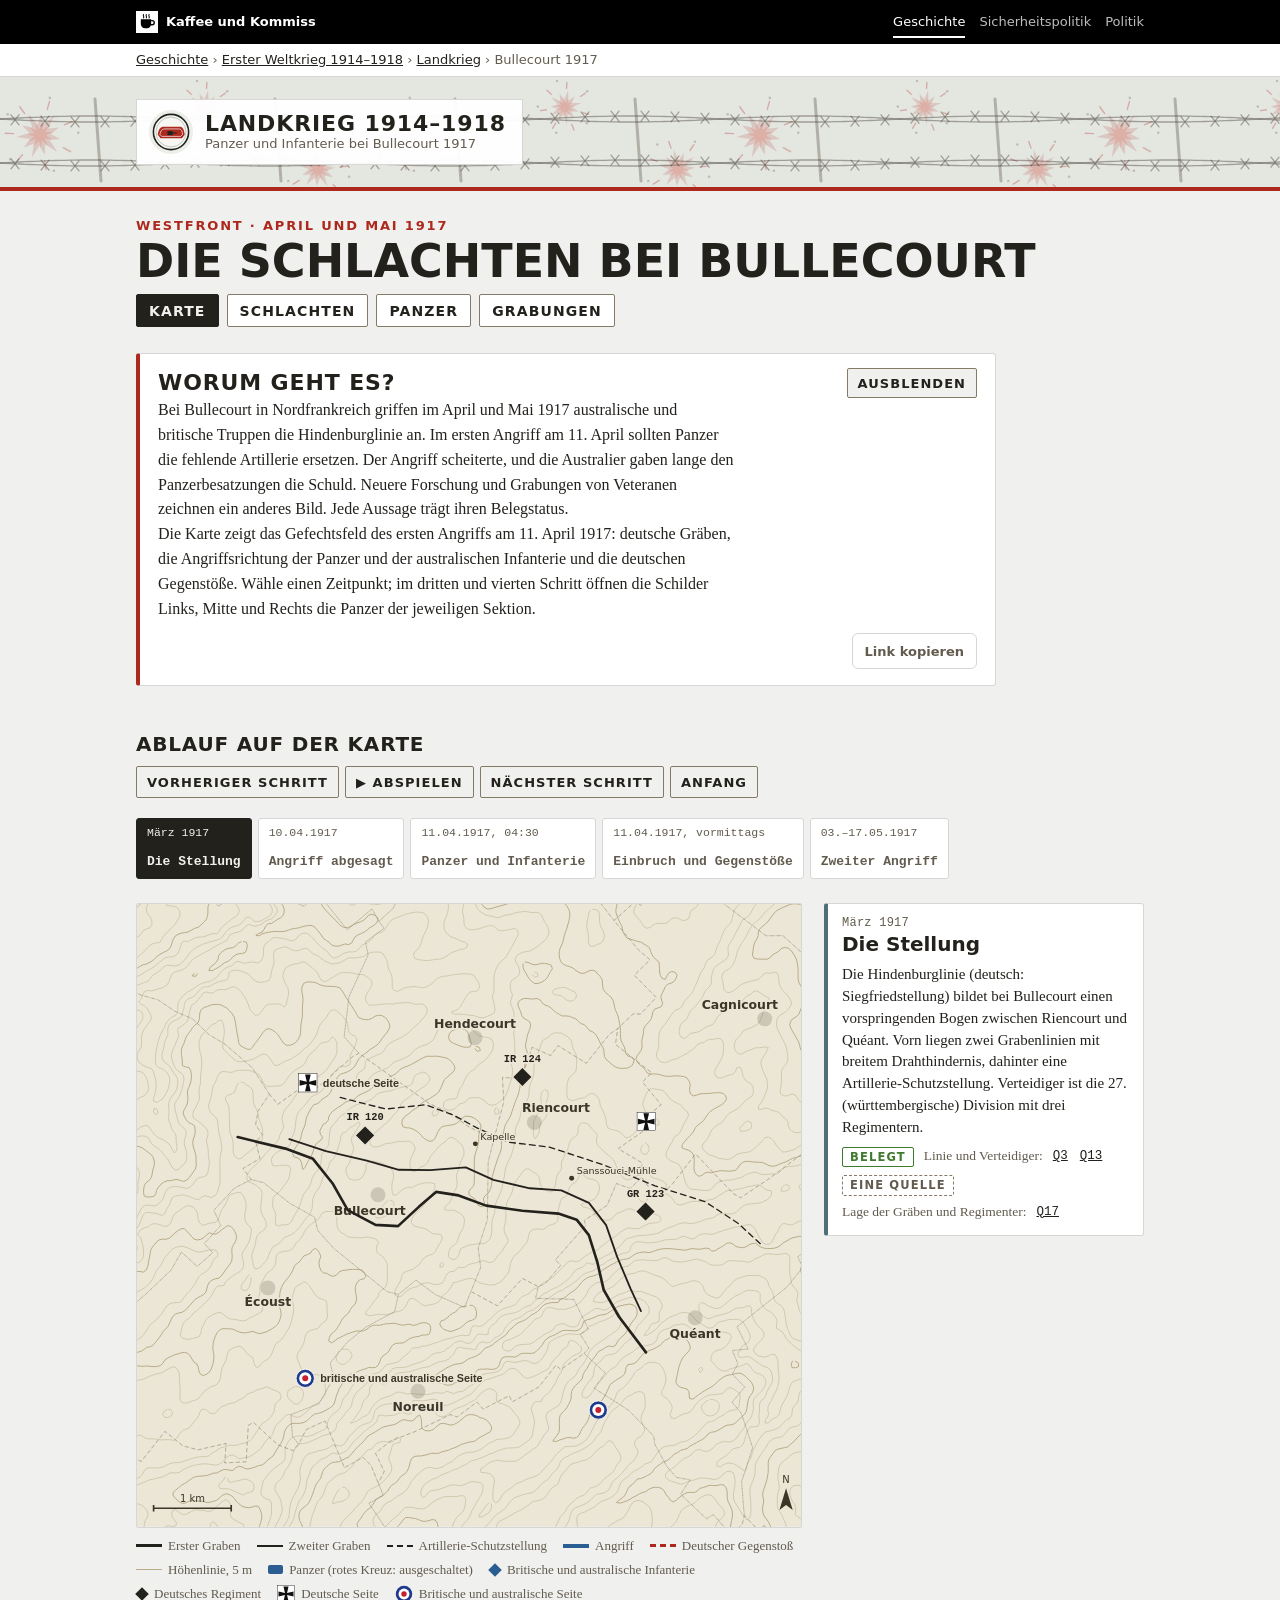
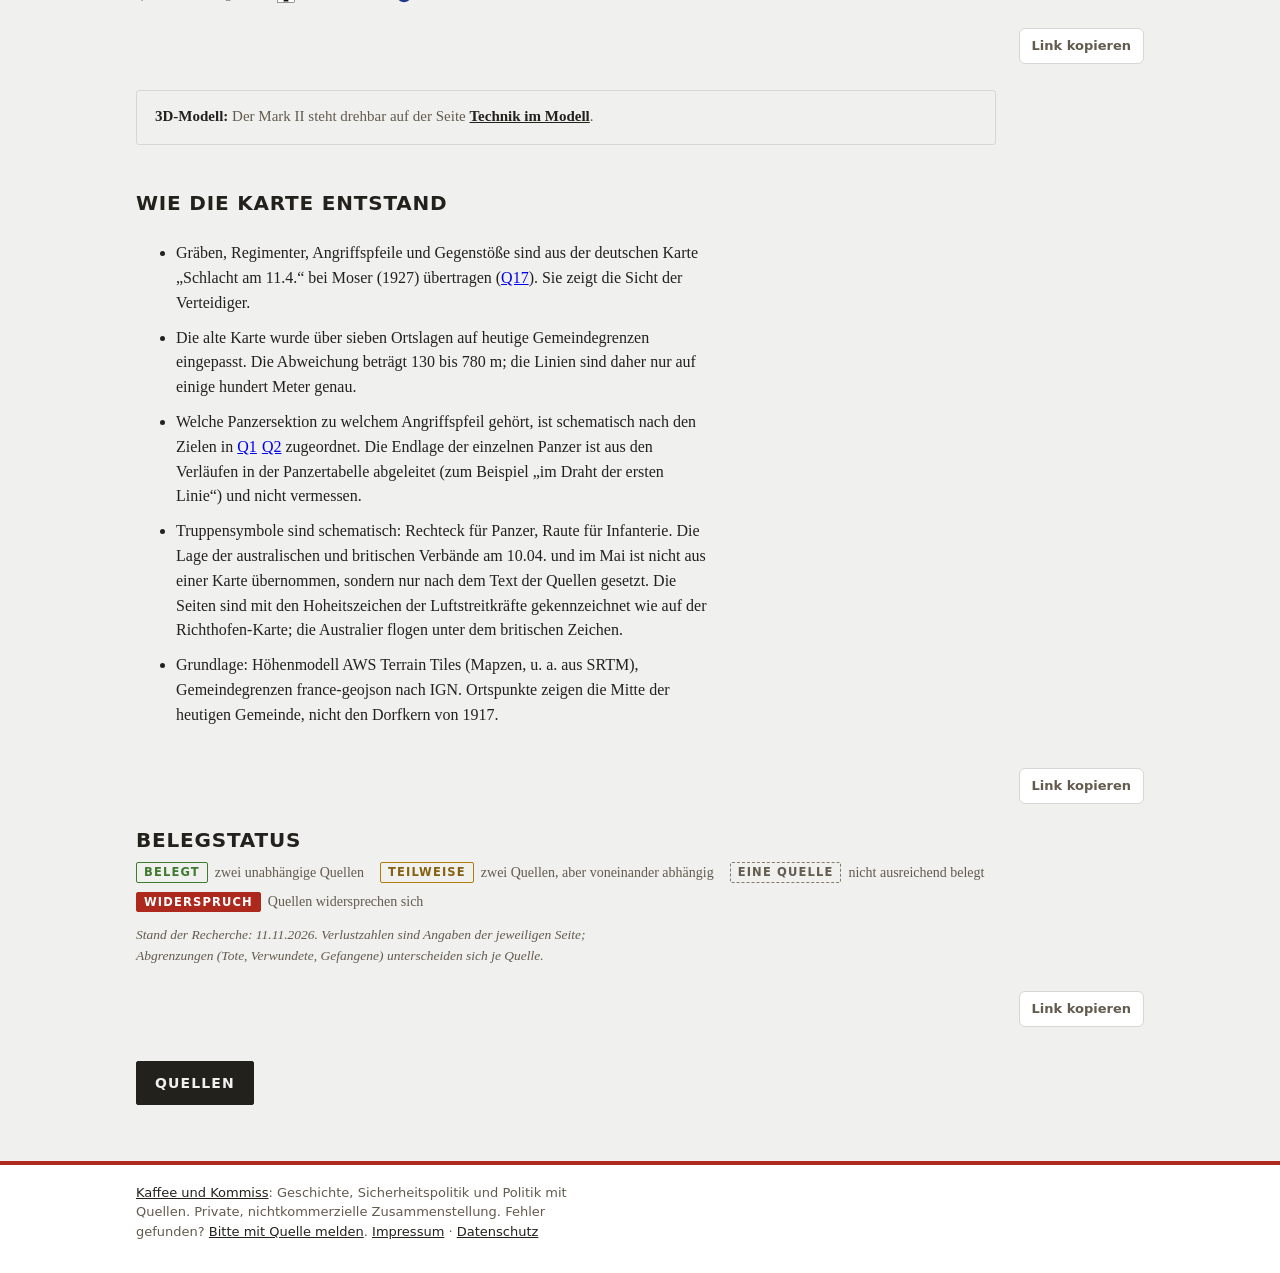
<file: index.html>
<!doctype html>
<html lang="de" class="kk-b-gesch">
<head>
<meta charset="utf-8">
<meta name="viewport" content="width=device-width, initial-scale=1, viewport-fit=cover">
<title>Bullecourt 1917</title>
<meta name="description" content="Die Schlachten bei Bullecourt im April und Mai 1917, Schwerpunkt Panzer: interaktive Karte des Gefechtsfelds, Ablauf, Zahlen, Deutungen, mit Belegstatus je Aussage.">
<link rel="canonical" href="https://kaffeeundkommiss.github.io/bullecourt/">
<meta property="og:type" content="website">
<meta property="og:locale" content="de_DE">
<meta property="og:site_name" content="Erster Weltkrieg">
<meta property="og:title" content="Bullecourt 1917">
<meta property="og:description" content="Die Schlachten bei Bullecourt im April und Mai 1917, Schwerpunkt Panzer: interaktive Karte des Gefechtsfelds, Ablauf, Zahlen, Deutungen, mit Belegstatus je Aussage.">
<meta property="og:url" content="https://kaffeeundkommiss.github.io/bullecourt/">
<!-- Vorschau für Linkvorschauen, erzeugt mit werkzeuge/vorschau.js -->
<meta property="og:image" content="https://kaffeeundkommiss.github.io/bullecourt/vorschau/karte.jpg?v=0235e794">
<meta property="og:image:width" content="1200">
<meta property="og:image:height" content="630">
<meta property="og:image:alt" content="Bullecourt 1917: Erster Weltkrieg">
<meta name="twitter:card" content="summary_large_image">
<meta name="twitter:image" content="https://kaffeeundkommiss.github.io/bullecourt/vorschau/karte.jpg?v=0235e794">
<meta name="theme-color" content="#23211C" media="(prefers-color-scheme: light)">
<meta name="theme-color" content="#12110E" media="(prefers-color-scheme: dark)">
<meta name="apple-mobile-web-app-capable" content="yes">
<meta name="apple-mobile-web-app-title" content="Bullecourt 1917">
<link rel="icon" href="icons/favicon.svg" type="image/svg+xml">
<link rel="apple-touch-icon" sizes="180x180" href="icons/apple-touch-icon.png">
<link rel="manifest" href="manifest.webmanifest">
<link rel="stylesheet" href="site.css">
<link rel="stylesheet" href="https://kaffeeundkommiss.github.io/schriften/schriften.css">
<link rel="stylesheet" href="basis.css">
<link rel="stylesheet" href="seite.css">
<link rel="stylesheet" href="bereich.css">
</head>
<body>
<div class="kk-leiste"><div class="kk-in">
  <a class="kk-haus" href="https://kaffeeundkommiss.github.io/"><img src="kk-tasse.svg" alt="" width="22" height="22"><span>Kaffee und Kommiss</span></a>
  <nav class="kk-bereiche" aria-label="Bereiche"><a href="https://kaffeeundkommiss.github.io/geschichte/" aria-current="true">Geschichte</a><a href="https://kaffeeundkommiss.github.io/sicherheitspolitik/"><span class="kk-lang">Sicherheitspolitik</span><span class="kk-kurz">Sicherheit</span></a><a href="https://kaffeeundkommiss.github.io/politik/">Politik</a></nav>
</div></div>
<nav class="kk-pfad" aria-label="Pfad"><div class="kk-in"><a href="https://kaffeeundkommiss.github.io/geschichte/">Geschichte</a> › <a href="https://kaffeeundkommiss.github.io/geschichte/erster-weltkrieg/">Erster Weltkrieg 1914–1918</a> › <a href="https://kaffeeundkommiss.github.io/geschichte/erster-weltkrieg/landkrieg/">Landkrieg</a> › <span aria-current="page">Bullecourt 1917</span></div></nav>
<div class="kk-kopf"><div class="kk-in">
  <a class="kk-schild" href="https://kaffeeundkommiss.github.io/geschichte/erster-weltkrieg/landkrieg/"><img src="icons/favicon.svg" alt="" width="44" height="44"><span><span class="kk-name" style="display:block">Landkrieg 1914–1918</span><span class="kk-unter" style="display:block">Panzer und Infanterie bei Bullecourt 1917</span></span></a>
</div></div>
<main class="wrap" id="inhalt">
  <header>
    <div class="brand"><div class="brand-text">
      <div class="eyebrow">Westfront · April und Mai 1917</div>
      <h1>Die Schlachten bei Bullecourt</h1>
    </div></div>
    <nav class="pages" aria-label="Seiten">
      <a href="index.html" aria-current="page">Karte</a>
      <a href="schlachten.html">Schlachten</a>
      <a href="panzer.html">Panzer</a>
      <a href="grabungen.html">Grabungen</a>
    </nav>
  </header>
  <details class="intro" id="intro" open>
    <summary><h2>Worum geht es?</h2><span class="tgl" aria-hidden="true"><span class="op">Einblenden</span><span class="cl">Ausblenden</span></span></summary>
    <p>Bei Bullecourt in Nordfrankreich griffen im April und Mai 1917 australische und britische Truppen die Hindenburglinie an. Im ersten Angriff am 11. April sollten Panzer die fehlende Artillerie ersetzen. Der Angriff scheiterte, und die Australier gaben lange den Panzerbesatzungen die Schuld. Neuere Forschung und Grabungen von Veteranen zeichnen ein anderes Bild. Jede Aussage trägt ihren Belegstatus.</p>
    <p>Die Karte zeigt das Gefechtsfeld des ersten Angriffs am 11. April 1917: deutsche Gräben, die Angriffsrichtung der Panzer und der australischen Infanterie und die deutschen Gegenstöße. Wähle einen Zeitpunkt; im dritten und vierten Schritt öffnen die Schilder Links, Mitte und Rechts die Panzer der jeweiligen Sektion.</p>
  </details>
  <section class="sect" aria-labelledby="kH">
    <h2 id="kH">Ablauf auf der Karte</h2>
    <div class="kplay" role="group" aria-label="Ablauf steuern"><button type="button" data-k="prev">Vorheriger Schritt</button><button type="button" data-k="play" aria-pressed="false">▶ Abspielen</button><button type="button" data-k="next">Nächster Schritt</button><button type="button" data-k="anf">Anfang</button></div>
    <div class="ksteps" role="group" aria-label="Zeitpunkt wählen">
      <button type="button" data-step="1" aria-pressed="true"><span class="d">März 1917</span><span class="t">Die Stellung</span></button>
      <button type="button" data-step="2" aria-pressed="false"><span class="d">10.04.1917</span><span class="t">Angriff abgesagt</span></button>
      <button type="button" data-step="3" aria-pressed="false"><span class="d">11.04.1917, 04:30</span><span class="t">Panzer und Infanterie</span></button>
      <button type="button" data-step="4" aria-pressed="false"><span class="d">11.04.1917, vormittags</span><span class="t">Einbruch und Gegenstöße</span></button>
      <button type="button" data-step="5" aria-pressed="false"><span class="d">03.–17.05.1917</span><span class="t">Zweiter Angriff</span></button>
    </div>
    <div class="kwrap" data-s="1">
      <figure class="kfig">
<svg class="karte-svg" viewBox="0 0 800 750" role="img" aria-labelledby="kTitel" xmlns="http://www.w3.org/2000/svg">
<title id="kTitel">Karte des Gefechtsfelds bei Bullecourt mit Siegfriedstellung, Angriffsrichtungen und Gegenstößen</title>
<rect class="grund" width="800" height="750"/>
<path class="hl-minor" d="M159.8,-9.9L162.1,-6.1L163.7,-2.1L166.1,1.9L168.6,5.3L169.0,9.3L166.8,12.8L164.4,16.2L161.0,18.4L157.0,19.6L153.5,21.6L150.1,24.2L146.1,25.7L142.1,27.0L138.1,25.5L134.1,24.8L130.6,27.4L127.8,30.5L124.3,33.1L120.3,34.2L116.3,35.2L112.3,36.8L110.1,40.2L108.3,44.0L104.3,45.9L100.3,47.9L96.6,49.9L92.9,51.9L88.9,54.3L85.4,56.5L81.4,58.4L77.4,60.6L73.4,62.9L69.8,64.8L66.6,67.3L64.0,70.5L61.5,73.9L58.5,77.0L55.1,79.1L51.1,80.4L47.1,81.3L43.5,83.1L41.1,86.5L39.5,90.5L38.1,94.5L35.8,98.0L32.2,100.3L28.2,101.7L24.2,102.7L20.2,104.0L16.2,104.8L12.2,104.0L8.3,106.5L6.3,110.6L4.9,114.6L1.9,117.8L4.8,120.7L8.8,122.5L11.9,125.4L13.9,128.9L16.2,132.8L17.3,136.9L16.0,140.9L13.4,144.3L11.1,147.6L8.5,151.2L6.5,155.1L5.6,159.2L5.4,163.2L5.4,167.2L5.4,171.2L3.6,175.1L1.4,178.6L0.1,182.6L0.6,186.6L2.5,190.5L5.9,193.4L9.3,195.5L13.3,197.2L17.3,197.9L19.5,201.5L20.8,205.4L22.0,209.5L22.7,213.5L23.1,217.5L22.9,221.5L22.4,225.5L21.5,229.5L20.1,233.5L19.9,237.5L23.6,239.0L27.5,237.0L30.8,234.7L33.4,231.3L35.5,227.2L37.3,223.2L38.5,219.4L39.3,215.2L39.4,211.2L38.6,207.2L36.6,203.8L33.4,200.4L29.4,198.2L25.5,196.9L22.6,193.5L22.0,189.5L22.3,185.5L22.6,181.5L23.0,177.5L23.7,173.5L24.5,169.5L25.4,165.5L26.8,161.5L28.3,157.4L30.2,153.4L32.2,149.9L34.1,146.0L36.1,142.0L39.1,138.6L42.5,136.1L46.5,134.0L48.8,130.7L49.1,126.6L49.0,122.6L49.7,118.6L51.7,115.0L54.5,111.7L57.4,108.8L60.8,106.1L64.8,104.0L68.8,101.4L72.3,98.8L75.8,96.8L79.4,95.1L83.7,94.0L87.7,93.2L91.7,91.2L95.2,89.0L98.0,86.0L100.8,82.5L103.7,79.5L107.2,76.9L111.2,75.4L115.1,73.9L117.5,70.7L121.5,69.0L125.5,70.3L129.5,71.5L133.5,70.6L137.5,69.8L141.5,70.3L145.5,71.2L149.3,68.8L151.5,64.8L152.4,60.8L152.4,56.8L152.6,52.8L154.1,48.9L157.5,46.2L160.7,43.1L164.4,40.5L168.4,40.5L172.4,41.2L176.4,41.5L180.4,42.6L184.4,44.0L188.4,44.5L191.9,42.1L194.5,38.5L198.2,35.7L202.2,34.9L206.2,36.0L209.6,39.0L212.4,41.9L215.3,45.4L218.2,48.2L221.2,51.1L224.1,53.9L227.9,55.9L230.8,59.1L232.9,62.5L236.5,65.0L240.5,64.6L244.5,62.5L247.9,60.1L251.7,58.5L256.0,57.7L260.0,57.8L264.0,56.9L267.4,54.1L270.2,50.5L273.7,48.3L277.7,46.7L281.0,44.2L284.0,40.8L286.5,37.4L290.3,35.1L294.3,34.2L297.7,32.0L300.4,28.2L302.3,24.7L304.6,21.4L308.0,18.5L312.0,16.6L316.0,15.4L320.0,13.7L324.0,12.3L328.1,11.2L332.1,10.4L336.1,9.7L340.1,9.9L344.1,10.4L347.5,12.6L350.2,16.2L351.2,20.2L350.9,24.2L349.9,28.2L348.1,32.0L346.4,35.8L344.7,39.6L343.3,43.6L342.2,47.6L340.6,51.5L337.8,55.0L334.4,57.9L333.1,61.9L334.9,65.8L338.9,66.8L342.9,67.6L346.9,68.0L350.9,68.0L354.9,67.5L359.0,66.8L363.0,66.6L367.0,65.9L371.0,64.0L374.5,61.9L377.8,59.1L381.8,57.6L385.7,56.2L389.9,54.7L393.9,54.2L397.3,52.2L398.1,48.2L394.4,45.6L390.4,44.8L386.4,42.7L382.4,41.0L378.4,39.6L375.0,37.2L372.1,34.2L370.3,30.5L369.8,26.5L369.9,22.5L371.0,18.5L372.7,14.8L374.3,10.5L375.0,6.5L375.2,2.5L374.8,-1.5L373.3,-5.5L371.2,-9.5L307.5,-9.7L304.2,-6.7L300.8,-3.8L297.2,-1.2L293.1,0.1L289.1,0.5L285.1,0.1L281.1,-0.1L277.1,-0.8L273.1,-2.9L269.1,-3.0L265.1,-1.2L261.7,1.1L257.7,1.3L254.2,-1.5L251.5,-5.0L247.9,-7.0L244.2,-9.5M782.4,-9.9L778.4,-8.8L774.4,-7.4L771.2,-4.4L768.7,-1.1L765.8,1.9L762.6,4.8L759.5,7.5L756.1,10.3L753.6,13.9L750.9,17.3L747.5,20.2L744.0,23.0L741.2,25.8L738.9,29.3L736.8,32.8L734.9,36.8L733.2,40.5L730.9,43.9L728.3,47.6L726.0,51.6L724.0,55.4L722.7,59.7L721.8,63.7L720.5,67.7L718.7,71.7L716.6,75.1L713.7,78.1L709.8,80.2L706.3,83.0L704.6,87.1L705.1,91.1L706.1,95.1L706.6,99.1L707.3,103.1L710.3,106.4L714.3,106.6L718.2,104.8L721.7,102.2L725.2,99.1L728.6,96.7L732.4,95.1L736.5,94.0L740.6,92.7L744.6,91.8L748.6,90.8L752.1,87.7L754.9,84.6L758.9,82.8L762.9,83.6L766.9,82.3L770.9,82.7L772.9,86.5L773.3,90.5L773.5,94.5L774.5,98.5L776.7,102.5L779.5,105.8L782.6,108.8L785.2,112.2L787.5,115.7L788.6,119.7L787.0,123.6L784.1,127.1L781.2,130.2L777.5,132.3L773.9,134.6L771.3,138.0L770.6,142.0L770.5,146.0L771.4,150.0L773.2,153.9L775.3,158.0L777.2,161.9L779.2,165.5L781.1,169.5L782.3,173.5L783.2,177.5L783.9,181.5L784.2,185.5L783.9,189.5L781.8,193.3L778.8,196.3L776.8,200.3L776.4,204.4L776.5,208.4L776.4,212.4L776.2,216.4L775.7,220.4L774.9,224.4L775.2,228.4L778.4,231.0L782.4,231.3L786.4,229.7L790.4,229.0L794.2,231.2L796.4,235.2L799.0,238.4L802.4,236.3L805.2,233.0L807.3,229.5L809.2,225.5L809.9,221.5L809.9,165.5L807.8,161.5L807.3,157.4L808.7,153.6M809.8,538.7L805.8,539.6L801.8,539.4L797.8,537.5L794.4,534.7L791.0,532.0L787.8,529.4L784.7,526.5L781.9,523.1L780.1,519.5L777.8,516.0L774.4,513.4L770.4,511.3L770.4,507.1L771.3,503.0L770.0,499.0L767.8,495.6L764.6,492.4L761.2,490.3L757.4,488.1L754.6,485.3L752.1,481.9L750.7,477.8L750.8,473.8L750.9,469.8L748.1,466.8L744.0,465.9L740.0,465.6L736.0,465.2L732.0,466.7L728.6,468.9L724.6,470.7L720.6,472.5L717.2,474.9L713.7,477.5L710.3,480.6L706.9,483.6L703.4,486.0L699.4,487.4L695.4,487.0L691.4,485.6L687.4,483.9L684.0,481.5L680.0,479.9L677.0,483.0L676.9,487.0L677.7,491.0L679.8,494.4L683.4,497.3L686.8,499.4L690.8,499.2L694.7,497.3L698.8,496.0L702.8,495.2L706.9,494.2L710.9,493.0L714.9,491.1L718.3,489.0L721.9,487.0L726.3,486.5L730.3,486.5L734.2,484.7L738.3,484.0L740.5,487.6L740.4,491.6L741.1,495.6L742.7,499.6L744.5,503.6L746.9,507.0L750.0,509.9L753.2,513.3L755.3,517.3L755.2,521.3L752.8,524.8L749.8,527.6L746.9,530.6L744.1,533.9L742.8,537.9L745.2,542.0L748.6,544.2L752.6,545.4L756.6,545.8L760.6,544.6L764.3,542.5L768.7,543.0L770.9,546.5L772.1,550.5L772.5,554.5L772.4,558.6L772.7,562.6L773.2,566.6L773.5,570.6L773.4,574.6L772.6,578.6L771.6,582.6L770.0,586.6L767.7,590.6L766.0,594.6L764.1,598.6L761.9,602.1L760.2,606.1L760.1,610.1L761.0,614.1L759.9,618.1L757.2,621.3L756.7,625.5L761.1,625.0L764.1,621.5L768.1,619.6L771.5,617.4L774.0,614.1L774.9,610.1L775.9,606.1L777.8,602.3L779.9,598.6L782.2,594.6L784.0,590.6L785.2,586.6L786.2,582.6L787.9,578.6L790.4,575.5L794.4,573.9L798.4,572.7L802.4,572.4L806.4,572.7M20.8,246.0L19.8,250.1L21.9,253.8L25.4,251.8L24.5,247.8L20.8,246.0M132.9,-9.8L136.4,-7.8L139.8,-5.7L143.8,-5.7L147.8,-6.2L151.8,-6.2L155.8,-4.4L158.8,-1.5L160.9,1.9L162.9,5.9L162.9,9.9L161.0,13.5L157.5,15.7L153.5,17.8L150.1,20.0L146.1,21.1L142.1,21.3L138.7,18.6L135.8,15.7L131.8,16.2L129.1,19.6L126.1,22.8L122.6,25.3L118.6,26.8L114.6,27.9L111.1,29.9L107.8,32.8L105.2,36.2L103.1,39.6L99.7,42.0L95.7,43.6L91.7,44.7L87.7,45.7L83.7,47.0L79.7,48.2L76.1,49.9L72.3,52.0L68.3,54.4L64.9,57.4L62.2,60.8L60.0,64.2L57.4,67.6L54.2,70.5L51.1,73.2L47.1,74.6L43.1,74.4L39.1,73.9L35.1,74.0L31.7,76.2L28.8,79.5L25.4,81.8L21.9,84.1L18.5,86.3L16.2,89.8L13.6,92.8L9.3,94.4L5.3,96.0L1.3,97.4L-2.4,99.1L-6.1,101.1L-9.6,103.1L-9.5,134.1L-5.5,132.3L-2.1,129.5L1.9,127.8L5.8,130.0L7.2,134.0L6.9,138.0L5.0,142.0L2.5,145.4L-0.0,148.9L-1.7,152.9L-2.6,156.9L-2.9,160.9L-2.8,164.9L-2.7,168.9L-3.7,172.9L-5.9,176.3L-9.0,179.1L-9.5,205.2L-5.5,203.5L-1.6,202.1L2.5,201.4L6.5,203.0L9.3,205.9L11.3,209.5L12.5,213.5L13.4,217.5L14.0,221.5L13.2,225.5L10.8,228.9L7.6,231.5L3.6,233.2L0.2,235.3L-3.2,238.1L-5.4,242.1L-6.3,246.1L-7.8,250.1L-9.5,278.2L-5.5,275.9L-1.5,273.9L1.9,270.8L5.3,268.4L9.3,266.8L13.3,267.4L16.0,270.7L18.3,274.1L20.8,277.4L23.6,280.2L27.6,282.5L31.7,284.2L35.1,286.3L38.4,289.0L40.8,292.4L42.9,296.5L45.3,299.9L48.1,296.5L48.1,292.4L47.4,288.4L47.1,284.4L47.1,280.4L46.0,276.4L43.1,273.1L41.2,269.0L40.2,265.0L38.4,261.0L37.7,257.0L38.4,253.0L38.5,249.0L38.2,245.0L38.1,241.0L39.0,237.0L41.2,233.0L43.7,229.8L46.4,226.1L48.2,222.1L48.8,218.1L49.2,214.1L48.8,210.1L46.5,206.2L43.7,202.7L41.6,199.2L39.3,195.8L36.2,192.7L32.9,190.1L30.6,186.6L30.1,182.6L30.6,178.6L31.8,174.6L32.8,170.6L33.3,166.6L34.9,162.6L37.0,158.6L37.2,154.6L37.1,150.6L38.1,146.6L40.7,143.1L44.2,141.0L48.2,139.3L52.3,136.9L54.3,133.4L55.3,129.4L56.6,125.4L57.0,121.4L58.3,117.4L61.4,114.3L65.4,113.0L69.0,111.1L71.7,108.1L74.4,104.8L77.4,101.6L81.4,99.7L85.4,99.9L89.4,98.2L92.9,95.9L96.9,94.3L100.9,92.9L104.9,92.5L108.7,91.1L110.7,87.1L110.5,83.1L114.0,80.6L118.1,79.7L122.1,79.9L126.1,81.3L129.9,82.5L134.0,84.2L136.9,87.4L139.7,90.5L143.2,93.1L147.2,94.5L151.2,94.2L155.2,93.5L159.3,91.9L160.9,87.7L161.7,83.7L162.5,79.7L163.6,75.7L164.9,71.7L165.1,67.7L164.6,63.7L164.6,59.7L166.4,55.7L170.1,53.8L174.1,52.5L178.1,51.5L182.1,52.7L185.6,54.8L189.6,56.1L193.6,56.2L197.6,55.1L201.6,53.4L205.6,54.0L208.8,56.8L211.9,59.9L215.7,61.4L219.3,63.4L222.5,65.9L226.2,68.7L230.2,70.5L234.2,72.0L238.2,72.2L242.2,71.2L246.2,69.9L250.1,67.7L253.7,65.4L257.7,64.7L261.7,65.1L265.7,64.6L269.7,63.9L273.7,62.9L277.1,60.4L281.0,58.5L285.1,58.0L289.1,57.9L293.1,58.0L296.5,60.2L298.9,63.7L301.1,67.7L302.0,71.7L302.4,75.7L303.6,79.7L305.7,83.6L307.2,87.7L307.5,91.7L307.5,95.7L307.5,99.7L309.2,103.7L312.8,105.4L317.2,103.9L320.6,101.7L324.6,100.4L328.6,100.1L332.6,99.4L336.6,99.6L340.6,100.6L344.6,101.0L348.7,99.7L352.7,97.7L356.1,95.4L358.8,92.2L362.3,89.4L366.2,87.7L370.4,86.9L374.4,86.7L378.4,85.8L382.4,84.9L386.4,84.7L390.4,84.2L394.4,84.1L398.4,84.2L402.4,84.5L406.3,86.5L408.7,90.5L411.3,94.0L412.5,98.0L412.2,102.0L409.3,105.0L405.3,105.2L401.3,106.1L398.4,109.1L396.1,112.6L393.9,116.3L391.7,120.3L389.3,124.3L386.2,127.1L382.4,128.7L378.5,130.6L382.4,132.6L386.4,132.8L390.4,132.8L394.4,132.9L398.4,133.7L402.4,134.1L406.4,134.6L410.5,136.1L414.5,137.1L418.5,136.7L422.4,135.1L426.5,133.5L430.3,131.1L431.4,127.1L430.7,123.1L429.9,119.1L428.8,115.2L428.3,111.1L429.4,107.1L430.1,103.1L430.1,99.1L430.0,95.1L430.1,91.1L430.3,87.1L431.0,83.1L432.2,79.3L433.9,75.6L436.2,71.8L439.1,68.5L442.5,66.1L445.2,63.1L447.4,59.1L449.4,55.4L451.6,51.6L453.8,47.6L455.6,43.6L457.7,40.2L459.5,36.2L458.6,32.2L455.7,29.4L451.6,30.3L447.6,30.9L443.6,31.7L439.6,32.4L435.7,31.6L432.2,28.9L428.8,26.2L424.8,26.1L420.7,27.0L416.7,28.4L412.7,29.5L408.7,30.5L404.7,31.1L400.7,31.1L397.0,29.3L394.5,25.9L393.9,21.9L393.8,17.9L393.2,13.9L392.3,9.9L392.4,5.9L393.4,1.9L394.1,-2.1L394.2,-6.1M762.3,-9.5L760.6,-5.7L756.6,-3.7L752.6,-3.6L748.6,-2.4L745.2,0.7L742.9,4.1L740.9,8.2L738.9,11.7L736.0,15.0L732.6,17.2L729.2,20.0L727.2,23.6L725.4,27.6L723.1,31.6L721.2,35.1L719.4,38.9L717.6,42.5L715.2,45.9L713.0,49.4L711.9,53.4L712.3,57.4L712.6,61.4L710.9,65.4L707.4,68.2L704.0,70.4L700.6,72.7L697.1,75.3L694.7,78.5L693.3,82.5L692.4,86.5L692.1,90.5L692.1,94.5L690.6,98.5L687.4,101.9L684.5,104.8L682.8,108.7L681.1,112.8L678.3,116.3L675.6,119.7L673.1,123.1L670.2,126.0L666.8,128.8L665.1,132.6L663.4,136.3L661.1,140.2L657.6,142.3L654.6,145.4L653.9,149.4L653.1,153.4L653.6,157.4L655.9,160.8L659.9,161.8L663.4,159.4L666.2,156.3L670.2,155.2L674.2,154.7L678.2,153.1L681.7,150.8L685.1,148.6L689.1,146.8L693.1,145.7L695.9,142.6L697.7,138.8L700.0,135.3L703.4,132.5L706.9,130.1L710.3,128.0L714.3,126.7L718.3,126.5L722.3,126.7L726.2,124.3L727.9,120.3L729.7,116.7L732.0,113.4L735.4,110.6L739.5,108.9L742.3,105.8L746.3,104.6L750.1,106.5L753.8,109.2L757.2,111.4L761.0,112.8L762.1,116.8L760.9,120.8L758.5,124.3L755.8,127.7L754.0,131.7L752.6,135.6L751.2,139.7L749.2,143.3L745.8,145.9L741.8,148.2L737.8,150.0L733.7,151.0L729.9,153.4L727.6,157.4L724.8,160.3L721.9,163.2L720.2,167.2L719.5,171.2L720.2,175.2L722.4,178.6L725.7,180.9L729.7,180.2L733.2,177.9L737.2,176.4L741.0,175.2L744.6,173.4L748.6,173.2L752.6,173.0L756.6,172.1L760.6,172.9L758.9,176.8L756.8,180.9L754.4,184.3L752.2,188.3L751.7,192.3L752.5,196.3L754.0,200.3L755.7,204.4L757.7,208.4L759.0,212.4L759.5,216.4L759.6,220.4L758.9,224.3L757.3,228.4L755.6,232.4L753.9,236.4L751.8,239.8L749.2,242.9L748.5,247.3L752.6,247.4L756.6,245.9L760.6,246.4L764.5,248.4L768.7,249.5L772.7,250.8L776.1,253.5L778.7,257.0L782.4,259.6L784.4,263.3L784.7,267.3L786.4,271.0L789.2,274.0L793.3,275.4L797.3,275.5L801.3,273.9L803.9,270.7L806.2,266.7L808.1,263.1L809.2,258.7L808.8,254.7L808.8,250.7L809.5,246.7M809.8,524.3L805.8,526.1L801.8,527.0L797.8,526.4L793.8,524.9L789.9,523.1L787.2,519.6L785.5,515.6L783.9,511.6L782.6,507.6L781.9,503.6L781.3,499.6L780.7,495.6L780.2,491.6L778.9,487.7L776.2,484.1L772.7,481.9L769.2,479.2L767.3,475.6L766.8,471.6L765.9,467.5L763.5,463.5L761.3,460.1L760.4,456.1L758.4,452.3L754.3,450.0L750.3,447.9L746.3,447.5L742.3,447.6L738.3,447.6L734.3,447.9L730.3,449.1L726.3,450.5L722.3,451.9L719.0,454.4L716.0,457.7L713.4,460.7L710.3,463.4L707.6,466.4L705.2,469.8L702.5,473.3L698.8,474.9L694.9,473.8L690.8,472.3L686.8,469.9L684.0,467.0L682.6,463.0L681.1,459.1L677.8,456.1L673.7,454.2L669.7,453.9L665.7,455.0L661.6,456.6L657.6,457.1L653.6,458.1L649.6,459.7L645.6,461.0L642.2,458.8L639.3,455.7L635.9,452.7L632.5,450.0L628.5,448.7L624.5,447.4L620.5,445.8L616.7,444.1L612.4,442.6L608.4,442.1L604.4,442.7L600.5,444.7L596.4,445.3L592.4,445.9L588.4,447.5L585.0,450.0L581.8,452.7L578.7,456.0L575.9,459.0L572.4,461.5L568.4,463.5L564.4,465.2L560.4,466.7L556.4,468.5L553.5,471.6L550.6,475.0L549.9,479.0L554.1,479.7L558.1,480.4L562.1,479.8L566.1,478.3L570.1,476.5L573.9,474.4L577.5,472.1L581.5,470.1L585.5,469.0L589.5,467.5L593.5,465.8L597.6,466.2L601.6,467.3L605.6,466.6L609.6,467.3L613.4,469.3L617.4,470.4L621.6,472.0L625.5,473.3L629.0,475.9L631.3,479.6L633.0,483.6L632.0,487.6L629.8,491.0L628.9,495.0L629.1,499.0L628.9,503.0L625.0,504.7L621.0,505.5L618.2,508.8L615.9,512.8L613.0,516.2L611.3,520.0L615.3,519.1L618.7,516.9L622.2,514.7L625.3,512.2L628.4,508.8L631.3,505.3L634.8,502.8L638.2,500.2L641.6,498.1L645.6,496.4L649.6,495.0L653.6,493.0L657.6,492.1L661.6,492.3L665.7,493.5L669.1,496.0L671.9,499.6L674.8,502.7L678.2,504.9L681.7,507.0L685.1,509.1L689.1,511.0L693.1,510.6L696.3,508.2L698.8,505.0L702.4,503.0L706.9,502.5L710.9,501.2L714.9,500.5L718.9,500.5L722.9,500.3L726.9,501.4L730.3,504.1L732.6,507.5L734.6,511.0L736.6,514.8L738.5,518.5L738.8,522.5L737.5,526.5L734.9,529.7L730.9,531.6L727.7,534.5L725.8,538.5L723.7,542.5L725.7,546.0L729.7,546.2L733.7,545.5L737.8,545.6L741.3,547.7L744.6,550.3L748.1,552.8L751.5,555.1L755.5,557.2L759.5,558.5L762.8,560.8L764.6,564.7L765.5,568.9L766.0,572.9L765.1,576.9L762.9,580.6L760.8,584.3L758.7,588.3L757.6,592.3L755.4,595.8L752.1,598.3L750.1,602.1L749.9,606.1L750.1,610.1L749.6,614.1L749.3,618.1L750.0,622.1L749.7,626.1L747.5,629.5L743.5,629.9L739.5,629.7L736.6,632.8L734.9,636.4L733.4,640.4L732.5,644.4L731.3,648.4L729.2,652.2L725.9,654.7L721.7,655.4L717.7,656.9L714.9,659.7L712.1,662.7L708.6,665.3L705.1,667.6L701.7,669.7L698.8,672.7L698.7,677.1L702.8,678.1L706.3,675.7L710.3,673.8L714.3,673.5L718.3,674.3L722.3,676.4L725.7,678.6L729.2,680.7L731.9,683.9L734.4,680.5L734.8,676.5L736.5,672.5L738.8,669.0L740.4,665.0L741.4,661.0L742.8,657.0L744.9,653.0L746.9,649.1L749.1,645.6L751.5,642.3L754.3,638.7L757.8,636.0L761.8,635.1L765.8,633.9L769.8,632.5L773.7,630.7L776.7,627.5L779.3,624.4L782.4,621.8L786.2,619.8L788.7,616.4L789.3,612.4L789.8,608.4L792.1,604.6L795.0,601.6L796.7,597.9L797.3,593.5L798.0,589.5L800.7,586.2L804.7,587.3L808.7,589.4M735.5,261.4L732.0,263.8L729.0,266.7L725.9,270.1L727.5,274.0L731.5,273.6L735.5,272.7L739.5,270.8L740.7,266.7L739.5,262.9L735.5,261.4M111.6,-9.5L113.5,-5.7L116.9,-2.7L119.6,0.8L121.8,4.2L123.6,8.2L121.6,12.2L118.6,15.5L114.6,17.7L111.2,20.6L107.8,23.4L104.4,25.9L101.5,29.1L99.3,32.8L96.3,35.6L92.3,35.7L88.3,36.5L84.3,38.1L80.3,39.6L76.3,39.9L72.3,40.1L68.3,41.5L64.5,43.6L60.8,45.5L56.8,44.5L53.6,47.1L52.7,51.1L51.2,55.1L49.5,59.1L46.7,61.9L42.7,63.7L38.5,63.8L34.5,64.6L31.1,67.1L27.6,69.7L24.2,72.8L20.8,75.5L17.3,77.8L13.6,79.7L9.9,81.6L6.5,84.2L2.5,86.2L-1.5,88.1L-5.5,90.0L-9.0,92.2L-9.5,219.0L-6.3,222.1L-6.4,226.1L-8.5,229.5L-9.5,284.2L-5.5,283.8L-1.5,281.6L2.5,279.7L6.5,279.4L10.5,279.9L13.9,282.1L15.9,286.2L18.1,289.6L21.4,292.0L25.1,294.2L28.1,297.0L31.1,300.3L33.9,303.8L36.8,307.0L39.0,310.8L40.8,314.7L43.1,318.2L46.5,320.8L50.5,319.7L53.2,316.5L56.7,313.6L59.1,310.2L60.0,306.2L60.1,302.2L59.6,298.2L58.5,294.2L57.1,290.2L56.9,286.2L57.8,282.1L59.0,278.1L59.3,274.1L57.1,270.7L54.0,268.0L51.1,265.0L49.4,261.2L48.2,257.0L47.2,253.0L46.1,249.0L45.5,245.0L45.4,241.0L47.5,237.0L50.0,233.7L51.9,230.1L53.2,226.1L54.5,222.1L55.4,218.1L56.2,214.1L56.6,210.1L55.5,206.1L52.5,203.2L49.2,200.9L46.3,198.1L44.4,194.1L42.9,190.1L41.7,186.0L41.4,182.0L42.3,178.0L43.9,174.0L45.8,170.0L47.4,166.0L49.2,162.0L50.4,158.0L49.2,154.0L49.2,150.0L52.8,147.5L56.3,145.3L59.6,142.6L61.8,138.6L62.4,134.6L63.1,130.6L64.4,126.6L65.4,122.6L68.8,120.2L72.1,117.4L74.4,114.0L77.4,110.8L79.7,107.3L83.5,106.0L87.6,107.1L91.7,107.3L94.9,104.3L99.2,103.0L103.2,103.2L107.2,103.1L111.2,101.5L115.2,99.7L119.2,100.5L122.6,102.8L125.5,105.8L127.8,109.2L130.1,112.8L132.1,116.3L133.8,120.3L135.0,124.3L136.9,128.2L139.8,131.1L142.7,134.2L146.7,133.3L149.5,130.2L151.8,126.8L154.4,123.1L158.1,120.7L162.1,120.6L166.1,120.5L170.1,120.4L174.1,121.6L177.4,124.3L179.9,120.8L180.7,116.8L181.7,112.8L182.6,108.8L182.6,104.8L181.6,100.8L179.3,96.9L177.3,92.8L176.1,88.8L176.0,84.8L177.2,80.8L179.1,76.8L182.7,74.8L186.7,73.2L190.7,72.1L194.7,71.6L198.7,69.8L202.7,70.3L205.9,72.8L209.6,75.7L212.9,78.5L216.2,81.4L218.4,84.8L219.9,88.5L222.2,92.0L226.2,93.6L230.2,92.0L233.6,89.6L237.2,87.7L240.8,85.4L244.5,83.1L248.5,82.4L252.5,82.8L256.5,82.8L260.5,83.2L264.5,84.5L268.5,84.9L272.5,85.1L276.0,87.2L279.4,89.5L282.6,92.2L283.3,96.3L281.7,100.3L279.6,103.7L277.4,107.1L275.4,111.1L275.5,115.1L277.0,119.1L280.0,122.1L284.0,121.7L288.0,121.7L292.0,121.1L296.0,120.7L300.0,120.2L304.0,120.4L308.0,120.6L312.0,119.6L316.0,119.4L320.0,119.1L324.0,118.8L328.1,118.9L332.1,120.0L336.1,120.9L340.1,120.6L344.1,120.5L347.5,122.9L349.6,126.6L349.6,130.6L347.5,134.1L344.9,137.4L342.0,140.9L339.1,143.7L336.1,146.8L333.0,149.4L329.9,152.3L327.0,155.2L323.5,157.7L320.0,160.0L316.2,162.0L312.2,163.7L308.5,165.5L304.6,167.7L301.2,170.6L298.9,174.6L296.8,178.0L293.4,180.3L289.1,181.9L285.5,183.8L281.7,185.5L277.7,187.2L275.1,190.6L275.0,194.6L274.0,198.6L270.3,201.1L266.8,203.6L264.7,207.2L264.2,211.2L267.4,213.6L271.4,213.8L275.4,213.4L279.2,211.2L282.0,207.8L284.8,204.9L288.6,202.9L292.6,201.3L296.6,199.8L300.5,198.1L304.0,195.9L306.9,193.0L310.3,190.3L314.3,188.8L318.3,187.3L322.1,185.5L326.1,183.8L329.5,181.5L332.4,178.0L335.4,175.2L338.9,173.0L342.9,171.3L346.9,170.0L350.9,168.3L354.3,166.0L357.2,163.2L359.4,159.2L361.0,155.2L362.9,151.2L365.8,147.9L369.8,146.7L373.8,146.3L377.8,146.1L381.8,145.9L385.8,145.7L389.9,145.9L393.9,146.3L397.9,147.6L401.9,150.0L405.3,152.6L408.6,155.7L411.6,158.4L415.6,159.8L419.6,160.3L423.6,161.1L427.6,163.2L429.2,167.2L429.2,171.2L428.5,175.2L426.5,179.2L423.9,182.6L421.3,185.9L418.5,188.8L415.0,191.1L411.7,193.5L408.7,196.9L405.9,199.9L401.9,201.8L399.0,204.9L396.7,208.4L394.6,212.4L392.9,216.4L391.0,220.0L388.6,223.2L387.2,227.2L386.3,231.2L384.1,234.7L380.1,234.8L376.1,235.2L372.1,236.7L369.5,239.8L369.2,243.8L371.0,247.5L375.0,248.2L379.0,248.1L383.0,246.5L385.8,243.7L389.3,240.6L393.3,239.7L396.7,237.2L399.6,234.1L403.6,233.4L407.6,233.3L411.6,233.3L415.6,235.0L419.0,237.1L421.5,240.4L425.3,242.0L429.3,242.5L433.3,241.0L436.8,238.1L440.2,236.0L442.9,233.0L445.1,228.9L446.7,224.9L447.9,220.9L449.2,216.9L450.5,213.1L451.5,208.9L452.2,204.9L452.5,200.9L452.1,196.9L451.0,192.9L451.8,188.9L453.9,185.5L455.2,181.5L455.4,177.5L455.1,173.5L455.0,169.5L454.9,165.5L454.6,161.5L453.9,157.5L454.2,153.4L455.0,149.4L455.3,145.4L454.7,141.4L454.4,137.4L454.2,133.4L453.8,129.4L452.4,125.4L450.5,121.5L450.0,117.4L451.5,113.4L452.4,109.4L450.7,105.4L449.8,101.4L449.7,97.4L450.5,93.4L453.4,90.6L457.4,88.5L460.2,85.5L461.1,81.4L460.4,77.4L458.6,73.4L456.3,69.9L455.7,65.9L457.8,61.9L461.3,59.7L465.4,58.0L469.4,57.2L473.4,56.7L477.4,54.5L480.8,52.3L484.3,49.7L487.7,46.8L490.9,44.2L494.0,40.8L495.7,37.0L496.4,32.8L495.4,28.8L493.4,25.1L491.1,21.4L489.0,17.3L487.3,13.3L484.3,10.7L480.3,10.1L476.3,10.3L472.2,9.7L468.2,9.0L464.2,9.3L460.2,9.8L456.2,10.5L452.2,12.1L448.2,12.9L444.2,13.2L440.2,14.8L436.2,16.4L432.2,16.1L428.2,14.8L424.2,14.3L420.2,13.1L416.5,11.0L412.9,8.8L410.1,5.3L408.2,1.3L407.5,-2.7L407.9,-6.7L606.9,-9.5L604.1,-6.1L602.4,-2.1L601.0,1.9L598.9,5.9L598.3,9.9L600.4,13.6L603.2,16.8L606.1,20.0L608.4,23.6L610.6,27.1L614.2,29.2L618.2,28.3L621.6,25.5L625.6,23.5L629.6,23.4L633.6,23.4L637.6,23.1L641.0,20.8L643.9,17.9L647.9,16.4L651.9,17.2L655.9,19.4L659.9,19.9L663.9,18.2L665.8,14.5L666.5,10.5L668.5,7.0L672.5,5.1L675.3,1.9L676.9,-2.1L677.5,-6.1L680.0,-9.5L734.3,-9.6L731.5,-6.5L728.8,-3.2L725.7,0.1L723.0,3.0L720.4,6.5L718.9,10.3L717.8,14.5L716.8,18.5L715.6,22.5L712.6,25.7L709.4,28.8L707.3,32.2L705.5,36.2L704.0,40.2L702.5,44.2L700.6,48.2L698.8,52.0L697.5,56.2L696.2,60.2L693.7,63.4L690.3,65.5L686.8,68.1L684.9,72.2L683.6,76.2L681.3,79.7L679.0,83.1L677.3,87.1L676.1,91.1L674.5,95.1L672.2,99.1L670.7,103.1L668.9,107.1L665.7,110.4L662.8,113.3L660.0,116.8L658.0,120.3L656.0,124.3L652.5,126.4L648.5,128.1L645.6,131.1L643.2,134.6L640.7,138.0L638.5,141.4L636.1,144.9L633.2,148.3L630.7,151.7L629.2,155.7L628.7,159.7L628.6,163.7L628.7,167.7L628.5,171.7L627.6,175.8L625.9,179.8L626.0,183.8L627.9,187.4L631.0,190.1L635.2,191.2L639.3,190.4L643.2,188.3L647.3,187.1L651.2,186.0L654.8,184.0L658.6,182.0L662.6,180.3L665.7,177.5L669.1,175.5L672.3,172.9L674.8,169.6L678.8,167.5L682.8,167.1L686.3,164.4L690.3,162.9L694.3,163.2L698.3,162.1L702.3,162.2L705.7,164.9L706.5,168.9L706.5,172.9L706.5,176.9L706.1,180.9L704.9,184.9L702.9,188.9L700.6,192.8L698.3,196.3L696.4,200.3L696.1,204.4L698.3,208.4L702.3,209.9L706.3,209.0L710.1,207.2L714.3,205.9L718.3,204.8L721.2,201.6L722.4,197.5L726.3,196.4L728.6,199.8L729.3,203.8L730.3,207.8L732.5,211.8L736.0,214.6L739.6,216.4L741.9,219.8L742.6,223.8L742.5,227.8L740.6,231.8L737.2,233.9L733.7,236.3L730.7,239.2L728.0,242.4L725.2,245.5L721.7,247.7L717.7,249.9L714.2,251.8L711.0,254.7L708.6,258.0L706.0,261.6L702.8,264.3L698.8,266.5L695.4,269.5L692.4,272.4L690.5,276.4L688.6,280.4L686.4,283.9L683.4,287.2L681.1,290.6L681.3,294.7L684.0,297.9L687.1,300.5L690.8,302.7L694.8,303.6L698.8,305.6L702.7,306.8L706.9,307.0L710.9,308.1L714.9,307.0L718.9,304.5L722.3,302.0L726.2,300.5L730.3,299.7L734.3,299.3L738.3,298.4L741.8,296.1L745.2,293.3L748.3,290.7L751.2,287.9L753.8,284.6L756.4,281.6L760.6,280.7L764.4,282.7L767.2,285.6L769.2,289.1L771.7,292.4L774.9,295.9L777.8,298.9L781.8,298.7L785.8,297.6L789.8,296.5L793.8,294.7L797.2,292.4L800.7,290.2L804.1,288.0L807.6,285.2M809.8,498.0L805.8,497.7L801.8,495.7L799.0,492.2L797.6,488.1L796.7,484.1L795.5,480.1L794.8,476.1L795.8,472.1L796.1,468.1L793.8,464.1L791.0,461.2L788.8,457.8L788.1,453.8L787.5,449.8L786.6,445.8L786.3,441.8L786.4,437.8L786.3,433.8L786.5,429.8L786.8,425.8L784.7,422.1L780.7,420.9L776.7,421.7L772.7,422.4L768.7,422.1L764.6,421.8L760.6,421.4L756.6,421.9L752.6,423.9L748.6,426.1L744.6,427.7L741.2,429.9L737.2,431.6L733.2,431.1L729.2,430.3L725.2,430.1L721.2,430.1L717.2,429.6L713.1,429.9L709.1,431.9L705.7,434.5L701.7,435.2L697.7,435.2L693.7,435.2L689.7,434.2L686.3,431.5L682.2,430.0L678.2,428.8L674.2,427.8L670.2,428.5L666.2,429.5L662.2,430.5L658.2,431.2L654.2,431.3L650.2,431.0L646.2,430.6L642.4,428.6L638.8,426.5L634.8,426.2L630.7,427.8L626.7,429.6L622.7,429.8L618.7,429.3L614.7,429.3L610.7,428.7L606.7,428.9L602.7,429.1L598.7,430.2L595.6,433.2L592.4,435.8L588.4,436.8L584.4,438.2L580.4,439.9L577.0,442.7L574.1,445.7L571.4,448.7L568.4,451.8L565.2,454.4L560.9,455.9L556.9,455.6L552.9,456.8L549.6,459.0L546.1,461.8L543.6,465.3L542.1,469.2L539.9,472.7L537.3,476.1L534.2,479.6L530.6,482.2L527.2,484.4L523.2,486.1L519.2,487.3L515.2,488.4L511.2,488.1L507.2,488.5L503.1,487.4L499.1,486.3L495.1,486.2L491.1,488.7L489.0,492.7L487.4,496.7L483.8,499.0L479.7,500.2L476.8,503.5L474.0,506.4L470.8,509.3L467.9,512.2L465.0,515.6L462.0,518.5L458.5,520.5L454.5,522.3L450.5,524.4L446.5,525.5L442.5,527.1L440.5,530.5L440.3,534.5L443.1,537.9L447.1,538.7L451.1,537.5L453.9,534.6L457.4,532.1L461.4,531.0L465.4,530.7L469.4,530.5L473.4,530.2L477.4,528.5L480.8,525.5L484.3,523.4L487.7,520.9L491.1,518.5L495.1,516.5L499.0,514.5L502.3,511.6L504.7,508.2L508.4,506.5L512.3,505.4L516.3,506.3L519.7,508.6L523.7,509.5L527.8,509.6L531.4,507.6L533.0,503.6L534.6,499.6L537.8,496.7L541.2,494.4L544.9,492.2L548.3,489.9L551.8,487.8L555.8,487.2L559.8,488.7L563.8,489.3L567.7,487.6L571.2,485.0L574.7,482.0L578.1,479.3L582.1,477.8L586.1,476.5L590.1,475.3L594.1,473.7L598.1,474.5L602.1,475.0L606.1,475.8L610.1,477.6L613.3,480.7L615.8,484.1L617.2,488.1L616.9,492.2L614.7,496.0L611.9,498.9L609.0,502.2L606.2,505.3L603.4,508.2L601.2,512.2L599.5,516.2L597.6,520.2L595.3,523.6L591.9,525.9L588.5,528.8L585.7,531.6L582.8,535.1L579.9,538.5L576.4,541.1L572.4,542.6L568.4,543.0L564.4,544.5L561.2,547.1L559.0,550.5L555.8,553.2L552.5,556.3L550.8,560.3L550.4,564.3L549.7,568.3L547.8,571.8L544.9,574.9L542.2,578.6L539.8,582.0L537.5,586.0L536.0,590.0L536.8,594.0L540.9,595.3L544.9,592.9L547.7,589.5L550.1,586.2L552.7,582.6L554.9,579.2L557.5,575.7L560.3,572.3L563.2,568.9L566.1,565.5L569.0,562.2L572.3,559.7L576.4,557.7L579.1,554.5L581.2,551.1L584.1,548.2L587.3,545.5L590.7,543.2L594.5,541.4L598.1,539.1L601.4,536.2L605.0,533.6L609.0,532.4L613.0,532.3L617.0,531.3L621.0,530.2L624.5,527.8L626.7,524.2L627.6,520.2L629.6,516.4L633.0,513.7L637.0,512.4L641.0,511.4L644.5,508.9L648.5,507.2L652.5,506.8L656.5,506.0L660.5,506.8L664.1,508.8L667.4,511.3L671.4,513.3L675.4,514.2L678.7,517.3L682.2,519.6L686.3,521.1L690.3,521.9L694.3,521.7L698.0,519.6L701.7,516.8L705.7,515.9L709.7,516.3L713.7,517.5L716.1,520.8L715.2,524.8L713.1,528.2L710.5,531.6L707.6,534.5L704.0,536.5L700.0,537.5L696.0,539.1L693.1,542.3L691.5,546.0L691.6,550.0L694.3,553.1L697.1,556.1L700.0,559.7L703.4,561.8L707.4,562.7L711.4,562.1L715.4,559.9L719.4,558.9L723.4,557.9L727.3,556.8L731.0,555.1L734.9,553.6L738.3,556.1L740.5,559.7L742.9,563.0L746.3,565.3L750.3,566.2L753.8,568.2L756.6,571.7L757.9,575.7L757.1,579.7L754.9,583.5L752.2,587.2L749.2,590.2L746.1,592.9L743.5,596.0L742.3,600.3L742.5,604.3L742.7,608.4L741.8,612.4L740.6,616.4L738.9,620.3L735.6,623.2L733.3,626.7L731.5,630.7L729.2,633.9L726.3,637.5L724.0,640.9L721.5,644.4L718.3,647.0L714.3,648.1L710.3,648.0L706.3,647.7L702.4,649.0L698.7,650.7L695.4,653.3L693.0,656.4L689.7,658.8L685.7,659.5L681.7,658.8L677.7,657.1L673.7,658.0L670.5,660.5L667.5,663.9L663.9,666.0L659.9,667.7L656.5,669.9L653.2,673.0L650.3,675.9L646.8,678.6L643.3,681.3L639.9,683.5L636.7,686.8L636.9,690.8L639.9,693.5L643.9,695.7L647.9,696.6L651.9,698.1L655.9,699.2L659.9,697.8L663.9,696.1L667.9,694.6L671.9,693.8L676.0,692.3L680.0,691.4L684.0,691.8L688.0,692.0L692.0,692.9L696.0,693.3L700.0,692.4L703.4,690.0L706.7,686.8L710.3,683.9L714.3,683.4L718.2,685.1L719.6,689.1L720.4,693.1L720.7,697.1L720.3,701.1L719.5,705.1L718.8,709.1L718.4,713.1L719.0,717.1L720.6,721.0L722.7,724.6L724.9,728.0L726.9,731.6L729.2,735.3L731.9,738.9L734.9,742.1L738.1,739.5L739.4,735.5L739.6,731.4L739.6,727.4L739.6,723.4L739.3,719.4L738.9,715.4L738.5,711.4L738.4,707.4L738.6,703.4L740.0,699.6L741.8,695.9L743.1,691.9L744.3,687.9L744.8,683.9L744.6,679.9L745.0,675.9L746.5,671.9L748.6,668.0L750.7,664.5L753.0,661.0L755.5,657.9L757.8,654.4L759.9,650.7L762.1,647.3L765.6,645.0L769.5,643.3L773.8,642.7L777.8,641.1L780.7,638.3L783.5,634.7L786.4,631.4L790.4,629.9L794.4,629.5L798.1,627.2L800.7,623.8L802.9,619.8L805.8,616.6L809.4,614.6M510.6,100.8L506.6,101.7L502.6,102.9L499.8,106.0L502.6,109.1L506.6,109.7L510.6,110.3L514.0,112.8L517.4,115.7L521.5,117.2L525.5,116.2L528.7,113.4L529.5,109.4L527.2,105.8L523.2,104.3L519.2,102.1L515.2,100.5L511.2,100.7M432.2,245.4L430.5,249.5L431.8,253.5L435.8,252.4L435.9,248.4L432.8,245.4M357.8,248.4L355.4,251.8L357.2,255.6L361.2,253.9L363.7,250.7L360.1,248.1M679.4,557.9L676.6,560.8L678.2,564.6L681.5,562.0L680.5,558.1M63.1,-9.9L59.1,-9.0L55.1,-8.6L51.2,-7.2L47.1,-6.6L43.1,-5.0L39.1,-3.5L35.1,-2.1L35.8,1.9L40.2,2.3L44.2,2.6L48.2,4.1L51.0,7.6L51.8,11.6L51.3,15.6L48.9,19.6L46.7,23.1L43.9,26.5L41.1,29.3L38.0,32.8L34.6,35.6L31.7,38.9L29.9,42.7L27.6,46.4L23.6,47.0L19.6,47.6L15.6,49.9L12.6,52.8L9.9,55.9L6.5,59.1L3.0,61.9L-0.3,64.8L-4.4,66.0L-8.4,65.7M-9.5,313.9L-5.5,312.9L-1.9,314.8L0.6,318.2L2.5,322.0L3.0,326.0L2.4,330.2L1.5,334.2L1.0,338.2L1.5,342.2L1.2,346.2L-0.6,350.2L-2.7,354.1L-4.7,357.7L-6.1,361.5L-7.2,365.7L-9.5,369.7L-9.9,408.6L-8.6,404.6L-9.1,400.6L-8.1,396.6L-6.1,392.8L-4.1,389.1L-2.7,385.1L-1.8,381.1L0.1,377.1L1.9,373.4L3.9,369.7L5.9,366.1L9.3,363.1L13.3,362.8L17.3,363.4L21.4,363.7L25.4,361.8L28.6,358.8L31.1,355.4L32.8,351.4L34.1,347.4L36.2,343.7L39.7,341.4L43.7,340.5L47.7,340.4L51.7,341.0L55.7,341.9L59.7,342.6L63.7,341.4L67.1,338.3L69.3,334.8L71.7,331.5L75.7,329.4L79.7,328.8L83.7,327.0L85.4,323.3L86.1,319.3L86.9,315.3L87.3,311.3L86.6,307.3L86.0,303.3L85.9,299.3L85.7,295.3L84.8,291.3L83.7,287.3L83.9,283.3L85.3,279.3L85.6,275.3L84.1,271.3L81.4,268.2L78.0,265.2L74.9,262.7L71.1,259.9L67.7,257.1L67.3,253.0L68.4,249.0L70.6,245.2L72.5,241.5L74.3,237.5L75.3,233.5L75.0,229.5L74.6,225.5L75.2,221.5L76.2,217.5L76.5,213.5L76.5,209.5L76.8,205.5L77.3,201.5L77.7,197.5L78.0,193.5L78.0,189.5L77.7,185.5L76.8,181.5L75.7,177.5L75.1,173.5L74.8,169.5L75.1,165.5L76.2,161.5L78.5,157.4L81.4,154.3L84.9,151.3L87.7,147.8L91.2,145.0L95.2,143.5L98.0,140.5L102.0,139.9L103.7,143.7L104.6,147.7L105.2,151.7L105.2,155.7L104.7,159.7L104.0,163.7L103.5,167.7L103.2,171.7L104.9,175.6L107.8,178.5L110.8,181.5L113.9,184.3L116.9,187.2L120.3,189.4L124.3,190.0L128.4,189.8L132.4,189.0L136.4,187.9L140.4,186.7L144.4,184.6L147.8,182.6L151.8,180.7L155.8,181.5L159.1,184.3L161.4,187.8L163.6,191.2L166.1,194.4L170.1,194.3L174.1,191.9L177.6,189.9L181.6,188.2L185.6,187.0L189.0,184.5L192.4,182.4L195.9,179.9L198.7,177.0L201.9,174.0L205.5,171.7L208.5,168.6L211.3,164.9L214.1,161.5L216.2,157.4L217.6,153.6L218.8,149.5L220.5,145.6L223.3,142.0L226.2,139.1L228.7,135.7L230.8,131.9L233.6,128.3L237.6,127.4L241.4,129.4L244.5,132.1L247.4,135.1L250.2,138.3L252.9,142.0L253.9,146.0L254.3,150.0L255.2,154.0L258.1,157.4L262.2,158.8L264.8,162.0L264.4,166.0L263.1,170.0L261.4,174.0L259.0,178.0L256.9,182.0L256.6,186.0L257.3,190.1L256.0,193.9L251.9,195.6L247.9,195.4L243.9,196.2L240.7,199.2L237.8,202.6L235.4,205.9L232.5,209.4L229.6,212.7L227.6,216.4L225.8,220.4L223.4,224.4L219.9,227.1L216.5,229.2L212.5,231.0L209.0,233.4L206.2,236.9L203.9,240.2L201.0,243.7L198.2,246.6L195.3,249.5L193.1,253.5L192.0,257.6L191.4,261.6L190.9,265.6L190.5,269.6L189.8,273.6L188.3,277.6L186.4,281.6L186.0,285.6L184.8,289.6L181.7,292.4L178.1,294.4L174.1,296.1L170.2,298.2L166.7,300.7L163.8,303.5L162.0,307.3L162.2,311.3L163.7,315.3L167.8,315.7L171.8,315.0L175.8,314.6L179.9,314.8L183.7,315.9L185.2,319.9L184.4,323.9L183.7,327.9L182.3,331.9L180.0,335.9L177.2,339.4L174.5,342.8L172.1,346.2L169.0,348.9L165.6,351.4L163.8,355.2L163.5,359.4L163.3,363.4L164.4,367.3L166.4,370.8L167.3,374.8L166.9,378.8L166.7,382.8L167.3,386.8L171.3,388.1L175.3,386.4L179.3,386.7L183.3,385.5L186.1,382.7L188.0,378.8L189.9,374.8L192.3,370.8L194.6,366.8L196.4,362.8L197.7,358.8L198.7,354.8L200.2,350.8L202.7,346.8L205.6,343.5L208.1,339.9L209.5,335.9L210.6,331.9L212.3,327.9L214.8,323.9L217.8,321.1L219.9,317.6L221.2,313.6L222.0,309.6L222.1,305.6L222.6,301.6L225.0,297.6L227.9,294.8L230.4,291.3L231.1,287.3L231.5,283.3L231.9,279.3L232.1,275.3L232.7,271.3L234.8,267.4L238.2,264.4L240.9,261.0L243.1,257.6L246.2,254.8L250.2,252.7L253.1,249.9L256.0,246.8L259.4,244.7L263.1,242.7L266.8,241.1L270.8,239.9L274.8,238.7L278.8,237.2L282.8,235.2L285.9,232.4L288.9,229.5L292.6,227.4L296.6,226.6L300.6,225.6L304.6,225.5L308.6,224.2L312.6,222.4L316.6,221.5L320.6,220.4L324.6,219.6L328.6,218.9L331.7,216.4L332.8,212.4L333.8,208.4L336.6,205.5L340.6,203.9L344.6,202.5L348.7,203.9L351.6,206.6L353.1,210.6L351.5,214.4L348.7,217.4L345.5,220.4L341.8,222.6L338.4,225.2L334.9,227.3L331.5,229.5L328.3,232.4L324.6,235.1L321.2,237.2L318.5,240.4L316.7,244.4L314.3,248.3L311.7,251.8L308.9,254.7L306.3,257.8L303.8,261.0L300.6,263.8L297.2,266.6L293.8,269.6L290.3,272.4L287.0,275.3L284.1,278.7L282.0,282.1L280.7,286.2L281.2,290.2L284.6,292.6L288.6,292.7L292.6,291.9L296.5,290.2L300.1,288.4L304.6,288.3L308.6,287.5L312.6,286.5L316.6,286.1L320.6,286.1L324.6,285.8L328.6,286.0L332.1,288.3L334.6,291.9L335.0,295.9L333.2,299.7L331.2,303.3L329.8,307.1L329.0,311.3L328.9,315.3L329.3,319.3L332.1,322.6L336.1,321.8L339.2,318.8L342.9,316.5L346.9,315.1L349.8,312.1L351.6,308.5L353.5,304.5L356.1,301.0L359.0,297.8L361.6,294.7L364.5,291.3L368.1,288.6L371.5,286.3L374.4,283.3L377.8,281.0L381.8,282.0L385.3,284.7L388.7,287.8L391.5,290.7L393.2,294.7L394.1,298.7L393.8,302.7L391.9,306.8L389.9,310.8L388.6,314.8L387.6,318.7L386.3,322.8L385.0,326.8L384.9,330.8L385.7,334.8L385.5,338.8L384.4,342.8L382.4,346.4L380.7,350.1L379.2,354.2L377.6,358.2L375.0,361.7L371.5,364.4L370.8,368.5L375.0,369.0L379.0,368.8L383.0,369.3L386.8,371.4L390.4,373.5L393.3,376.4L394.5,380.6L394.2,384.6L393.6,388.6L391.8,392.6L389.6,396.0L387.8,400.0L386.6,404.0L385.3,407.8L382.4,410.8L379.0,413.1L376.3,416.6L375.4,420.6L375.2,424.6L377.8,427.6L381.8,428.5L385.4,426.3L387.7,422.9L388.7,418.9L390.4,414.9L394.4,413.5L398.3,411.5L402.4,410.5L406.4,410.2L410.5,409.4L414.5,409.5L418.5,408.9L422.0,406.9L424.9,404.0L426.7,400.0L427.3,396.0L427.5,392.0L427.6,388.0L427.5,384.0L428.3,380.0L429.6,376.0L430.8,372.0L431.2,368.0L431.5,364.0L432.5,360.0L434.1,356.0L436.0,352.0L437.9,348.0L439.3,343.9L440.2,339.9L440.8,335.9L441.7,331.9L442.8,327.9L443.2,323.9L443.7,319.9L444.8,316.0L446.5,311.9L448.6,307.9L450.4,303.9L451.9,299.9L453.0,295.9L453.9,292.0L455.0,287.9L455.5,283.9L455.7,279.9L455.8,275.9L455.8,271.9L456.9,267.8L459.0,263.8L460.7,259.8L461.7,255.8L462.3,251.8L463.4,247.8L464.7,243.8L467.1,239.8L470.0,236.4L471.7,232.5L472.2,228.4L472.4,224.4L473.0,220.4L474.1,216.4L475.6,212.4L477.3,208.4L478.0,204.4L478.2,200.3L478.3,196.3L478.7,192.3L479.7,188.4L481.1,184.3L482.9,180.3L484.4,176.3L485.8,172.3L487.0,168.3L488.8,164.4L492.3,162.3L496.0,160.3L499.1,157.0L503.1,155.3L507.2,155.3L511.2,155.6L515.2,157.8L518.6,159.9L521.7,162.6L523.8,166.0L524.4,170.0L525.3,174.0L527.2,177.6L529.0,181.5L529.8,185.5L529.7,189.5L529.5,193.5L529.4,197.5L528.7,201.5L526.0,204.7L522.6,207.1L520.0,210.6L518.7,214.6L518.1,218.7L517.9,222.7L517.9,226.7L518.2,230.7L519.2,234.7L523.2,236.7L527.2,236.5L531.2,234.8L535.2,233.9L539.2,233.6L542.6,230.7L546.1,228.5L550.1,228.7L553.5,231.0L556.2,234.1L557.4,238.1L558.0,242.1L559.8,246.1L561.8,250.1L563.5,254.1L564.8,258.1L565.3,262.1L565.7,266.1L567.6,270.1L571.8,271.7L575.8,272.4L579.8,273.8L583.3,276.0L586.1,278.8L589.0,281.7L593.0,281.0L596.4,278.8L599.7,275.9L602.1,272.7L604.4,269.0L606.6,265.0L608.7,261.6L610.8,258.1L612.4,254.1L612.7,250.1L610.7,246.1L609.3,242.1L609.9,238.1L611.3,234.1L613.0,230.1L615.1,226.1L618.2,222.7L622.2,222.7L626.2,223.3L630.2,223.8L634.2,225.1L637.4,228.4L639.8,231.8L642.7,235.2L646.2,237.8L650.2,239.7L654.0,241.5L657.1,244.2L659.7,247.8L663.4,250.5L664.5,254.7L662.5,258.7L660.1,262.7L657.9,266.7L656.3,270.7L654.8,274.4L652.1,277.6L648.5,279.7L646.2,283.0L644.8,286.7L642.6,290.2L640.5,293.6L638.8,297.2L637.2,301.0L637.9,305.0L641.0,307.9L644.5,310.3L648.5,311.5L652.5,313.5L655.0,317.0L656.7,321.1L657.9,325.1L659.1,329.1L660.1,333.1L661.5,337.1L663.5,340.5L666.8,343.3L670.8,343.8L674.8,344.2L678.8,344.7L682.8,345.2L686.8,345.3L690.8,344.4L693.8,341.7L696.5,338.2L699.8,335.4L704.0,334.1L707.9,333.1L712.0,332.5L716.0,332.5L720.0,331.5L724.0,330.4L728.0,329.6L732.0,327.4L735.4,325.1L739.5,324.2L743.5,322.9L747.5,323.9L751.5,325.5L755.5,326.0L759.5,325.8L763.5,325.3L767.5,325.1L771.5,325.0L774.9,322.8L777.5,319.3L781.2,317.3L785.2,316.3L789.2,316.0L793.3,315.8L797.3,314.7L801.2,313.6L805.3,313.4L809.3,313.5L809.8,378.8L805.8,380.7L801.8,381.4L797.8,382.3L793.8,383.9L790.5,386.3L786.4,386.6L782.4,385.4L778.4,385.0L775.0,388.0L773.2,391.8L771.4,395.4L768.8,398.9L767.2,402.9L765.2,406.9L762.1,409.7L757.8,410.2L753.9,408.0L751.7,404.6L749.3,400.6L747.2,396.6L745.3,392.6L743.1,389.1L739.5,386.7L735.5,386.3L731.5,387.4L727.5,388.7L723.4,388.9L719.4,389.5L715.4,390.8L711.4,391.8L707.5,393.1L703.4,394.5L699.4,395.6L695.4,397.4L691.4,398.0L687.4,397.7L683.4,397.2L679.4,397.9L675.4,400.0L671.9,402.7L667.9,403.6L663.9,402.1L659.9,400.5L655.9,400.8L652.3,402.9L648.5,404.2L644.5,404.1L640.5,404.3L636.5,404.7L632.5,405.7L628.6,406.9L624.5,407.6L620.4,407.9L616.4,408.3L612.4,408.0L608.4,407.3L604.4,406.9L600.4,407.3L597.0,410.1L594.8,413.7L593.7,417.8L590.1,420.3L586.1,420.8L582.1,422.2L578.1,424.1L574.7,426.3L570.7,428.3L566.7,430.3L563.4,433.2L559.5,434.9L555.8,437.2L552.5,440.1L548.9,442.3L544.9,443.4L540.9,444.8L536.9,446.8L533.6,449.8L530.6,452.9L527.3,455.5L524.0,457.8L520.3,460.4L516.3,462.4L512.9,465.1L509.0,466.4L505.4,468.3L502.0,470.8L498.6,472.9L495.1,475.3L491.6,477.3L488.3,480.1L485.0,483.0L481.4,485.9L478.0,488.7L474.0,490.1L470.1,491.6L466.5,494.4L463.1,497.2L459.1,499.0L455.1,500.5L451.2,502.5L448.4,505.3L445.4,508.2L442.8,511.6L441.6,515.6L438.5,518.4L435.1,520.8L431.4,522.5L428.4,525.4L424.8,528.2L420.7,528.9L416.7,527.5L412.7,528.6L410.0,531.6L409.2,535.7L405.3,537.0L401.3,535.9L397.3,535.4L393.3,535.2L389.3,533.9L385.3,535.0L383.3,538.5L381.3,542.5L378.5,545.4L375.5,548.2L371.5,550.3L367.5,551.0L363.5,551.8L359.5,553.4L355.5,555.4L351.7,557.4L347.5,558.2L343.5,558.8L339.5,560.2L335.5,561.1L331.5,562.6L327.5,563.6L323.5,563.9L319.5,564.6L315.5,564.9L311.5,566.4L309.2,569.9L306.4,573.4L303.4,576.1L299.8,578.0L295.4,578.2L291.4,576.5L287.4,576.2L283.4,578.6L280.9,582.0L280.1,586.0L280.0,590.0L277.9,594.0L274.4,596.9L272.1,600.3L271.0,604.3L269.7,608.2L267.5,611.8L265.2,615.2L262.9,618.7L260.2,622.1L257.1,625.5L261.1,624.5L265.1,622.9L269.1,620.4L272.5,617.6L276.6,616.4L279.6,613.5L281.6,609.5L283.9,605.5L286.7,602.1L290.0,599.2L293.7,596.6L297.7,594.8L301.7,593.7L305.7,592.4L309.2,590.3L313.2,588.2L317.2,588.1L321.2,589.2L325.2,590.5L329.2,590.0L333.2,589.9L337.2,590.6L341.2,590.7L345.2,590.8L349.2,591.0L353.2,590.5L357.2,589.1L361.2,588.8L365.2,589.4L369.3,589.1L373.0,587.2L377.2,588.3L381.3,590.0L385.0,588.3L389.3,587.4L393.3,586.8L396.5,584.3L399.6,581.6L403.6,579.5L407.0,577.4L409.9,574.2L412.5,570.6L415.6,567.3L419.6,566.0L423.6,565.4L427.6,565.0L431.6,564.2L435.6,562.9L438.9,560.3L441.0,556.3L442.8,552.3L447.1,551.0L451.1,551.7L455.1,552.4L459.1,551.8L463.1,550.6L467.1,550.1L471.1,550.6L475.1,552.6L479.1,553.8L483.1,552.4L486.5,549.4L489.3,546.0L491.4,542.5L493.4,539.1L495.0,535.1L495.3,531.1L497.4,527.6L500.9,525.5L504.3,523.4L508.3,521.4L512.3,520.2L516.3,518.7L520.3,517.9L524.3,518.1L528.3,518.6L532.3,518.6L536.3,517.7L539.8,515.1L541.9,511.6L544.9,508.6L548.9,507.5L552.9,505.7L556.7,503.6L560.9,502.2L564.9,500.8L569.0,498.8L572.4,496.6L575.5,493.9L579.8,492.5L582.3,496.2L583.3,500.2L583.6,504.2L582.2,508.2L579.8,512.1L576.4,514.9L573.0,517.0L569.5,519.5L566.1,521.9L562.7,524.4L559.2,527.0L555.8,529.1L552.4,531.6L549.3,534.5L546.1,537.9L544.0,542.0L542.1,546.0L540.3,549.9L538.2,553.4L535.3,556.8L532.4,560.3L530.6,564.2L528.3,568.3L524.9,571.1L521.5,573.7L518.2,576.9L516.0,580.9L514.6,584.9L513.5,588.9L512.5,592.9L511.6,596.9L510.2,600.9L507.9,604.3L504.4,606.6L500.9,608.6L497.4,610.7L494.0,613.2L492.8,617.5L493.4,621.5L494.7,625.5L496.0,629.5L495.7,633.5L492.9,637.0L490.1,640.4L487.8,644.4L485.6,647.9L483.2,651.9L480.3,655.1L476.7,657.0L473.4,659.7L470.0,662.0L466.5,664.5L463.1,667.2L459.9,669.6L456.2,671.5L452.2,671.3L448.2,671.4L444.2,671.5L440.2,671.2L436.2,670.1L432.2,670.3L428.2,671.6L424.4,673.0L420.9,675.9L417.3,678.7L413.9,681.0L414.5,685.0L418.5,685.1L422.5,685.7L426.3,687.4L429.2,690.2L430.8,694.2L430.2,698.2L429.4,702.2L429.0,706.3L428.7,710.3L428.7,714.3L429.0,718.3L432.2,721.4L436.0,719.4L437.9,715.9L440.2,712.1L443.1,708.7L446.5,706.1L450.1,704.0L453.4,701.5L456.2,698.5L460.2,697.3L464.2,695.8L467.7,693.6L471.7,692.3L475.7,690.9L479.5,689.7L483.7,687.6L486.6,684.7L489.4,681.6L492.3,678.6L495.1,675.4L498.0,672.6L500.9,669.2L503.1,665.8L506.0,662.3L509.4,659.3L512.3,656.2L515.7,653.8L519.7,653.5L523.7,653.5L527.8,653.2L531.8,651.9L535.8,649.7L539.2,647.4L542.1,644.6L544.6,641.0L546.6,637.4L548.5,633.5L550.5,629.5L552.4,625.7L554.5,622.1L557.5,619.4L560.4,616.4L562.7,613.1L565.5,610.1L568.4,606.6L571.2,603.2L574.0,599.8L575.8,596.1L577.2,591.8L579.0,587.7L582.7,585.0L586.0,582.6L589.0,579.7L591.8,576.4L594.7,572.9L596.8,569.4L599.1,565.4L602.1,562.1L606.1,559.9L609.3,557.4L612.2,554.5L615.9,552.5L619.9,552.2L623.9,552.4L627.9,553.4L631.3,556.0L633.6,559.7L635.3,563.5L636.7,567.7L637.2,571.7L636.8,575.7L635.8,579.7L634.2,583.4L632.3,587.2L632.2,591.2L635.3,593.8L638.8,596.2L641.5,599.2L643.8,603.2L645.0,607.2L643.6,611.2L642.1,615.2L643.5,619.2L647.9,619.9L651.9,617.7L655.5,615.8L659.4,614.0L663.4,613.3L667.1,611.2L670.0,607.8L672.2,604.3L675.2,600.9L678.0,598.0L681.7,595.4L685.7,593.1L689.7,591.6L693.7,591.2L697.7,590.9L701.7,590.4L705.7,589.7L708.6,586.8L711.4,583.3L715.4,582.8L719.4,584.8L722.7,587.2L726.3,589.9L726.7,594.0L726.1,598.0L725.7,602.1L725.1,606.1L722.3,609.1L718.3,609.8L714.3,610.5L710.5,612.4L707.4,615.2L703.4,617.4L699.5,619.2L696.0,622.1L692.0,623.6L688.0,624.2L684.8,626.7L682.2,630.0L679.2,633.0L676.5,636.3L673.3,639.3L670.2,641.9L666.8,644.2L663.4,646.3L659.4,647.8L655.4,648.2L651.8,650.1L647.9,652.1L643.9,652.4L639.9,652.8L635.9,653.7L631.9,655.7L629.0,659.2L626.3,662.2L624.2,665.6L621.6,669.0L619.3,672.4L615.3,673.6L611.3,675.1L607.9,678.2L604.4,680.6L600.4,682.2L597.0,684.4L594.2,687.4L591.3,690.1L587.8,692.4L584.4,695.2L582.2,698.8L580.8,702.8L579.7,706.8L577.0,710.2L573.7,713.1L570.1,715.7L566.1,717.4L562.1,718.8L558.1,720.6L554.6,723.4L551.4,726.3L547.8,728.1L543.8,730.2L539.8,732.4L535.9,733.7L531.8,735.5L529.9,739.5L529.9,743.5L530.3,747.5L531.3,751.5L532.1,755.5L531.2,759.5L559.8,760.0L562.7,757.0L564.9,753.3L567.7,750.3L571.2,747.8L574.7,745.6L578.1,743.4L582.1,741.5L586.0,739.5L588.4,736.1L590.6,732.6L592.7,729.2L594.4,725.2L596.6,721.7L600.4,719.2L604.4,718.6L608.4,719.6L611.9,721.9L615.3,724.6L618.2,727.9L619.7,732.0L620.5,736.0L620.8,740.0L620.8,744.0L620.3,748.1L619.4,752.1L618.8,756.1L621.0,759.8L625.6,759.9L629.6,758.7L633.0,756.4L636.5,754.3L640.5,752.3L643.9,750.0L647.3,746.9L649.9,743.5L651.8,739.5L653.5,735.5L655.4,731.6L658.0,728.6L661.6,726.3L665.7,724.4L669.6,722.9L673.1,720.4L676.5,717.2L680.0,714.6L684.0,712.6L688.0,711.7L692.0,712.4L695.3,715.4L697.7,718.9L699.8,722.3L702.8,725.7L705.7,728.5L707.7,732.6L707.4,736.6L704.6,739.9L701.1,742.8L698.4,746.3L696.8,750.3L695.6,754.4L693.1,758.3L783.9,759.5L783.6,755.5L782.8,751.5L781.6,747.5L780.1,743.5L778.5,739.5L776.7,735.5L774.5,732.0L772.3,728.6L771.5,724.6L771.5,720.6L771.5,716.6L771.7,712.6L772.6,708.5L773.7,704.5L773.8,700.5L772.8,696.5L772.2,692.5L772.3,688.5L772.6,684.5L773.1,680.5L774.3,676.5L776.7,673.1L780.1,670.3L783.5,667.9L786.6,665.0L789.8,662.4L793.7,661.0L797.8,660.1L801.8,659.1L805.8,660.1L807.2,664.5L806.9,668.5L806.4,672.5L806.4,676.5L807.3,680.5L809.3,684.4M437.3,-9.8L434.5,-6.9L431.6,-3.5L427.6,-1.9L423.6,-1.7L420.6,-4.4L419.6,-8.3M548.4,6.4L552.4,6.5L556.3,8.8L557.1,12.8L557.2,16.8L557.3,20.8L557.9,24.8L559.6,28.8L561.8,32.8L562.9,36.8L562.9,40.8L561.5,44.8L558.1,47.5L554.1,48.9L550.1,50.8L546.1,50.7L544.1,47.1L544.0,43.1L544.0,39.1L543.6,35.1L542.6,31.1L541.9,27.1L542.0,23.1L542.8,19.1L543.7,15.1L544.2,11.0L546.1,7.2M478.5,81.8L482.5,83.1L483.0,87.1L479.1,88.3L476.5,84.8M368.7,431.4L365.3,433.8L364.9,437.8L368.9,436.6L370.1,432.6M424.2,721.5L420.8,724.6L418.5,728.0L416.2,731.4L413.4,734.3L411.8,738.3L415.9,738.3L419.6,736.0L423.6,733.8L426.0,730.3L427.3,726.3L426.8,722.3M18.6,-9.5L16.4,-6.1L14.1,-2.1L12.2,1.9L11.0,5.9L11.6,9.9L13.9,13.3L16.6,16.8L17.9,20.7L17.9,24.8L15.6,28.6L11.6,29.8L7.6,32.2L5.1,35.6L2.5,38.7L-1.5,40.6L-5.5,40.5L-9.5,40.2M-9.6,423.5L-5.5,424.1L-2.5,421.2L-0.3,417.8L0.4,413.7L-1.1,409.7L-2.7,405.8L-4.1,401.7L-4.3,397.7L-2.7,393.9L0.2,390.4L2.5,386.9L4.2,382.9L5.7,378.8L7.3,374.8L10.5,371.7L14.5,371.7L18.5,372.2L22.5,372.6L26.5,373.9L30.5,375.2L33.8,372.5L35.1,368.7L37.3,365.1L39.5,361.7L40.8,357.8L42.5,353.8L46.5,351.7L50.5,351.3L54.5,350.4L58.5,351.0L62.5,352.3L66.5,353.7L70.6,355.7L74.6,356.0L77.7,353.1L81.4,351.4L85.4,352.3L89.4,353.6L93.4,352.0L96.3,348.6L97.7,344.5L98.7,340.5L99.8,336.5L100.1,332.5L100.0,328.5L100.0,324.5L100.0,320.5L100.0,316.5L99.9,312.5L99.8,308.5L100.2,304.5L100.9,300.5L101.8,296.5L102.1,292.4L101.5,288.4L100.8,284.4L99.9,280.4L98.9,276.4L98.2,272.4L97.7,268.4L97.4,264.4L96.7,260.4L94.6,256.8L91.4,254.1L88.4,250.7L86.8,246.7L86.2,242.7L87.4,238.7L88.7,234.7L89.6,230.7L90.4,226.7L91.1,222.7L92.0,218.7L94.0,215.1L96.1,211.2L97.3,207.2L99.7,203.4L103.7,201.8L107.8,202.1L111.8,203.0L115.8,202.4L119.8,200.8L123.8,200.2L127.8,200.5L131.8,200.3L135.8,200.6L139.8,202.3L143.8,203.6L147.2,205.7L149.8,209.5L151.1,213.5L153.0,217.1L156.4,219.5L160.4,219.7L164.4,219.4L168.4,219.3L172.4,219.0L176.3,216.9L178.9,213.5L180.9,210.1L183.3,206.8L186.5,203.8L189.6,200.9L192.9,198.6L196.5,196.9L200.1,194.6L202.7,191.3L204.4,187.2L206.6,183.2L209.6,179.9L213.0,177.0L216.2,174.0L218.7,170.6L221.6,167.8L225.6,166.5L229.6,166.1L233.0,163.2L235.3,159.7L238.6,162.6L240.5,166.6L240.8,170.6L240.9,174.6L240.8,178.6L239.7,182.6L237.6,186.2L235.3,189.5L232.9,192.9L230.8,196.3L228.5,199.7L225.3,202.6L221.6,205.5L218.2,208.1L214.2,210.4L210.8,212.9L207.9,216.2L205.2,219.2L201.6,221.9L198.2,224.4L194.7,226.9L191.9,229.8L189.6,233.5L187.1,237.0L184.7,240.4L181.6,243.8L178.7,247.2L176.5,251.3L175.3,255.3L174.7,259.3L175.5,263.3L176.7,267.3L175.8,271.3L173.6,275.3L171.8,279.2L171.0,283.3L168.5,286.7L165.5,289.5L162.7,292.4L159.8,295.7L157.0,298.6L154.1,301.5L151.5,305.0L149.0,308.4L146.1,311.3L143.1,314.2L140.0,317.0L137.1,319.9L134.5,323.3L132.5,327.3L132.4,331.4L134.5,334.8L138.7,336.4L142.6,338.2L145.9,341.1L149.5,343.9L150.6,347.9L150.5,352.0L150.0,356.0L149.5,360.0L149.1,364.0L149.1,368.0L149.7,372.0L151.7,376.0L153.9,379.4L155.5,383.4L156.0,387.4L154.3,391.4L150.8,394.3L147.2,396.8L144.6,400.0L143.4,404.0L142.9,408.0L142.1,412.0L140.7,416.0L139.1,420.0L138.3,424.1L138.7,428.1L139.6,432.1L140.4,436.1L142.1,439.7L146.1,439.1L149.4,436.6L152.3,433.8L155.2,430.3L157.3,426.9L158.7,423.1L160.4,419.2L162.3,415.5L165.0,412.3L168.8,410.3L172.4,408.0L175.0,404.6L177.8,401.7L181.6,400.2L185.6,398.5L189.6,396.1L192.6,393.1L195.8,389.7L198.4,386.3L200.6,382.8L203.1,379.4L206.2,376.1L208.8,372.5L210.5,368.5L211.3,364.5L211.5,360.5L211.7,356.5L212.7,352.5L214.7,348.5L217.0,345.2L219.5,341.7L221.5,337.6L222.7,333.6L223.9,329.6L226.1,325.6L228.3,322.2L230.2,318.2L231.6,314.2L232.8,310.2L236.5,307.4L238.5,303.9L240.1,299.9L241.6,295.9L242.8,292.0L243.9,288.1L245.1,284.3L245.6,279.9L247.4,276.1L251.4,274.8L254.4,271.9L257.1,268.9L261.0,267.3L264.3,265.0L267.3,261.6L268.6,265.6L266.3,269.5L264.0,272.9L262.1,276.4L259.6,279.9L258.0,283.9L259.0,287.9L260.7,291.9L261.0,295.9L259.5,299.9L257.9,303.9L257.3,307.9L256.1,311.9L253.7,315.2L251.9,318.9L252.0,323.3L253.4,327.3L255.5,330.8L259.4,332.5L263.4,332.6L267.4,332.1L270.8,329.7L273.1,326.2L275.1,322.2L276.0,318.2L275.9,314.2L278.8,311.0L282.8,309.8L286.9,310.2L290.9,311.4L294.9,312.2L298.9,314.2L302.6,315.9L306.3,318.8L308.3,322.8L309.1,326.8L308.8,330.8L307.7,334.8L307.0,338.8L307.1,342.8L307.5,346.8L308.8,350.8L313.2,350.3L316.0,347.1L319.2,344.5L322.9,342.5L326.9,341.2L330.9,341.8L334.5,339.9L338.4,338.1L342.4,336.9L346.4,336.0L350.4,335.9L354.4,336.2L358.4,336.8L359.2,341.1L357.5,345.1L355.8,349.1L353.5,352.5L350.5,356.0L347.6,359.4L345.2,363.3L342.4,366.5L338.9,369.6L335.5,372.4L333.0,376.0L331.0,380.0L330.5,384.0L333.0,387.4L337.2,388.9L341.2,389.9L345.2,390.6L349.2,392.3L352.7,394.8L356.1,397.1L360.1,397.8L364.1,397.8L367.5,399.9L367.5,404.0L365.8,407.7L363.5,411.0L361.3,414.9L359.2,418.9L356.1,422.2L352.1,423.0L348.1,425.0L344.8,427.5L342.4,430.7L340.1,434.4L336.6,437.0L333.2,439.5L329.2,441.2L325.2,442.4L321.3,444.1L319.2,447.5L318.3,451.5L316.7,455.5L314.3,459.5L312.0,463.5L310.4,467.5L311.2,471.6L314.9,473.3L318.9,472.2L321.9,469.3L325.0,466.4L328.6,463.8L332.6,462.2L336.6,461.3L340.3,459.5L344.1,457.3L348.1,456.4L352.1,456.5L356.1,458.0L360.1,458.5L364.1,458.0L368.1,456.4L370.4,452.7L371.8,448.7L374.0,445.2L377.4,442.9L381.8,442.8L384.7,439.8L388.1,437.5L392.1,438.2L396.1,437.1L399.6,434.5L403.6,433.2L407.6,432.5L411.6,431.1L415.6,429.7L419.6,430.1L423.6,431.9L427.6,431.6L431.0,429.4L433.2,425.8L435.9,422.3L439.0,419.5L441.1,416.0L443.1,412.3L445.8,409.2L447.3,405.2L445.5,401.2L443.3,397.2L442.3,393.1L442.4,389.1L443.4,385.1L444.3,381.1L444.5,377.1L444.4,373.1L444.4,369.1L444.6,365.1L445.3,361.1L446.8,357.1L448.8,353.5L451.0,349.7L452.3,345.7L453.2,341.7L454.4,337.6L456.6,333.6L459.1,330.4L461.8,326.8L464.2,323.3L467.1,319.9L471.1,318.8L474.5,321.0L477.8,323.3L481.4,325.2L484.2,328.5L485.2,332.5L485.6,336.5L487.1,340.5L490.0,343.6L494.0,344.9L497.4,347.1L501.4,345.7L503.1,341.9L504.3,337.9L504.8,333.6L505.4,329.7L507.1,325.6L509.4,322.3L511.6,318.8L511.2,314.8L511.5,310.8L513.4,307.2L514.9,303.3L516.6,299.3L518.8,295.9L520.0,291.9L521.0,287.9L523.2,283.9L526.6,281.0L530.0,278.5L531.6,274.7L531.3,270.7L532.5,266.7L535.8,263.9L539.8,263.7L543.8,265.4L546.6,268.8L549.2,271.9L552.3,275.3L554.6,278.6L553.9,282.7L553.3,286.7L555.1,290.7L558.1,293.9L561.5,297.0L564.5,299.9L567.8,302.6L571.2,305.5L574.1,308.3L576.0,311.9L577.5,315.8L579.5,319.9L581.5,323.5L583.7,327.3L586.5,330.8L590.7,332.4L594.7,331.6L598.1,329.5L602.1,327.6L606.1,326.6L608.2,322.8L609.6,318.9L613.3,317.0L616.4,320.5L617.7,324.5L619.3,328.4L623.3,330.5L627.3,331.3L631.3,332.8L634.8,334.9L638.0,337.6L637.1,341.7L634.3,344.5L634.8,348.5L638.8,349.9L642.3,352.0L645.1,354.9L647.3,358.8L650.2,361.8L654.2,362.7L658.1,361.7L662.2,360.3L666.2,358.9L670.2,358.3L674.2,358.2L678.2,358.4L682.2,358.5L686.3,357.2L690.3,356.1L694.3,355.4L698.3,353.3L701.7,350.6L705.7,348.7L708.9,346.2L713.1,345.0L717.2,345.1L721.2,344.1L725.2,343.4L729.2,342.7L733.2,341.3L737.2,340.4L741.2,339.7L745.2,338.8L749.2,338.5L753.2,340.4L756.0,343.4L760.1,345.1L764.1,345.5L764.7,349.7L762.4,353.7L758.9,356.5L755.1,358.2L751.5,360.0L747.5,360.5L743.5,360.9L739.5,361.5L735.5,361.7L731.5,363.2L728.0,365.6L724.9,368.5L721.7,371.7L717.7,373.1L713.7,373.4L709.7,373.1L705.7,373.0L701.7,373.3L697.9,375.4L694.3,377.9L690.3,378.9L686.3,379.6L682.2,381.0L678.2,382.5L674.2,383.8L670.2,384.9L666.2,385.2L662.2,384.3L658.2,384.2L654.2,384.9L650.2,386.3L646.6,388.0L642.8,389.4L638.8,390.8L635.0,392.6L631.3,394.7L627.7,396.6L623.3,397.6L619.3,398.2L615.3,399.1L611.3,399.1L607.3,399.4L603.3,399.7L599.3,400.6L595.3,402.0L591.3,402.8L587.8,405.0L585.1,408.6L582.1,411.9L578.7,414.8L575.2,417.5L571.8,419.9L568.5,422.3L564.4,423.9L560.9,426.0L556.9,427.8L553.6,430.9L550.6,434.1L546.6,433.7L542.9,432.1L539.4,434.9L536.5,437.8L532.3,439.1L528.3,441.1L525.6,444.7L523.2,448.1L520.3,451.5L516.9,454.2L513.6,456.7L510.0,459.3L506.0,461.6L502.0,463.3L498.0,465.2L494.7,467.5L490.6,469.5L487.1,471.6L484.6,475.0L480.8,476.8L477.6,480.1L474.5,483.2L470.5,484.5L466.5,486.0L463.1,488.5L459.7,490.9L455.7,492.4L451.6,493.3L447.6,493.7L443.6,494.8L439.6,496.6L436.2,498.9L433.9,502.2L431.3,505.3L427.7,507.6L424.8,510.4L423.1,514.5L423.1,518.5L419.0,518.8L415.0,518.2L411.0,518.4L408.0,521.3L405.9,524.8L403.0,528.1L399.0,529.6L395.0,528.5L391.3,526.5L387.0,527.0L383.0,528.3L379.7,531.1L376.7,534.1L372.9,536.2L369.8,538.9L365.8,540.3L361.8,540.7L357.8,541.7L354.4,543.8L351.1,546.5L347.5,549.3L343.6,551.1L339.5,552.5L335.5,553.8L331.5,555.0L327.5,556.8L323.5,558.0L319.5,558.4L315.5,558.5L311.5,558.7L307.5,560.2L304.7,563.7L301.8,566.6L299.7,570.0L296.6,573.1L292.6,572.0L288.6,571.0L284.6,572.1L280.7,574.0L277.4,576.3L274.4,579.7L271.4,582.7L268.0,585.2L264.6,588.3L262.5,591.8L260.5,595.7L259.3,599.8L258.7,603.8L256.5,607.7L253.3,610.6L250.8,613.8L248.5,617.1L246.0,620.4L242.9,623.2L240.7,626.7L240.0,630.7L238.2,634.4L234.2,636.8L230.2,639.1L226.2,639.8L222.2,641.3L218.6,643.3L214.8,645.0L210.8,646.6L207.1,648.4L202.7,649.7L198.7,650.2L194.7,650.2L191.8,653.0L190.2,656.7L188.4,660.4L187.3,664.5L186.7,668.5L185.0,672.3L183.2,675.9L181.0,679.8L178.1,683.1L176.7,687.4L174.7,691.3L171.9,694.2L168.5,697.1L166.4,701.1L166.1,705.1L167.8,709.1L170.1,712.6L172.2,716.0L173.6,720.0L174.2,724.0L175.1,728.0L174.7,732.0L173.4,736.0L171.8,740.0L169.8,744.0L167.8,747.7L165.9,751.5L165.0,755.5L165.1,759.5L171.2,759.5L172.9,755.5L175.2,751.5L177.8,748.1L180.2,744.6L182.0,740.6L183.3,736.7L183.6,732.6L183.9,728.6L184.8,724.6L185.5,720.6L187.1,716.6L189.4,712.6L191.3,708.7L193.3,705.1L195.1,701.1L196.1,697.1L196.9,693.1L196.7,689.1L196.1,685.1L196.3,681.1L197.6,677.1L198.9,673.0L200.7,669.0L203.1,665.6L206.0,662.7L210.2,661.4L214.2,660.5L218.2,658.9L222.2,658.3L226.2,657.3L230.2,655.6L233.6,653.2L237.6,651.6L241.6,652.4L245.7,652.9L249.7,650.9L252.2,647.3L254.2,643.5L257.1,639.9L260.3,637.0L263.4,633.8L266.8,630.7L270.3,628.3L274.3,626.7L278.3,625.6L282.2,623.2L284.3,619.8L285.3,615.8L286.2,611.8L288.2,608.4L292.0,605.7L296.0,603.8L299.9,602.6L304.0,602.2L308.0,602.1L312.0,602.7L316.0,604.3L320.0,605.9L324.0,606.3L328.1,605.3L330.3,601.5L332.6,598.1L336.6,598.1L340.6,598.5L344.6,598.7L348.7,598.1L352.7,597.2L356.7,596.4L360.7,597.4L364.1,599.7L367.0,603.1L371.0,604.4L375.0,603.4L379.0,601.9L382.9,600.3L387.0,598.2L391.0,596.3L395.0,594.2L398.4,592.2L402.3,590.6L405.3,587.8L408.0,584.3L410.9,580.9L413.9,578.0L417.1,575.2L420.7,573.0L424.8,572.2L428.8,570.8L432.8,569.2L436.8,568.0L440.8,566.6L444.2,564.3L447.1,561.1L451.1,559.4L455.1,559.9L458.5,562.0L461.5,564.8L464.2,568.0L467.7,571.0L471.7,571.4L475.5,570.0L479.7,568.4L483.7,566.6L487.1,564.3L491.1,562.4L495.1,560.5L497.4,556.9L499.5,552.8L502.0,549.4L505.2,546.5L508.1,543.7L510.5,540.2L512.8,536.8L516.9,534.6L519.3,531.1L520.2,527.1L524.3,525.7L528.1,527.6L531.6,530.5L535.2,533.4L535.7,537.4L533.6,540.8L529.5,542.5L525.8,544.2L522.0,547.1L518.7,550.0L515.3,552.8L513.3,556.8L512.7,560.8L510.7,564.8L508.1,568.3L506.3,572.3L504.6,576.3L502.4,579.7L500.3,583.2L498.2,586.6L495.1,589.7L491.7,592.3L488.6,595.2L487.2,599.2L483.1,599.5L479.1,600.3L476.3,603.7L475.1,607.8L475.8,611.8L477.2,615.8L478.3,619.8L479.0,623.8L478.5,627.8L477.6,631.8L477.0,635.8L476.3,639.8L474.5,643.8L471.2,646.7L467.7,649.2L464.2,651.4L460.8,654.0L456.8,655.2L452.8,655.2L448.8,655.4L444.8,655.5L440.8,656.7L436.8,658.0L432.8,659.6L428.8,661.8L424.8,662.5L421.1,664.5L417.3,666.3L413.3,667.8L409.3,669.3L405.3,670.3L401.3,671.5L397.9,674.1L394.4,676.2L390.4,677.8L387.0,680.1L383.0,681.2L379.0,682.7L375.0,684.8L371.0,686.4L367.0,687.6L363.5,689.9L359.7,691.9L355.6,693.1L352.1,695.3L348.7,697.7L345.4,700.5L343.3,704.0L341.9,708.0L342.0,712.0L344.6,715.3L348.1,712.9L350.4,709.5L353.8,706.9L357.8,706.2L361.8,706.1L365.8,704.5L369.8,703.2L373.6,701.7L377.8,700.1L381.8,699.8L385.8,700.3L389.9,700.7L393.9,699.7L397.9,697.8L401.9,696.2L405.9,696.0L409.9,696.7L413.9,697.2L416.7,700.2L416.9,704.5L416.1,708.5L414.5,712.2L412.2,715.9L410.1,719.4L407.8,723.4L405.9,727.0L403.6,730.7L402.1,734.9L400.5,738.9L397.9,742.3L395.0,745.4L392.4,748.6L389.9,752.0L388.1,755.6L386.2,759.5L409.3,760.0L411.6,756.2L415.0,753.5L418.5,751.0L421.9,748.3L424.6,745.2L427.4,741.8L430.5,738.3L433.5,735.5L436.8,733.1L440.2,730.8L443.6,728.0L446.3,724.6L448.7,721.1L451.5,718.3L454.5,715.5L458.5,713.9L462.5,712.8L466.5,711.2L470.5,710.2L474.5,709.7L478.5,708.0L481.8,705.1L484.8,701.8L487.7,698.6L491.1,696.0L494.6,693.7L497.4,690.4L499.7,687.1L502.6,684.1L506.0,681.2L508.2,677.6L509.4,673.6L511.7,669.6L515.2,667.0L519.2,665.4L522.6,663.2L526.6,661.4L530.5,659.9L534.4,658.2L538.1,656.3L541.5,654.3L544.9,652.0L548.4,649.1L551.1,645.6L553.3,642.1L556.4,639.0L558.9,635.8L560.6,631.8L561.9,627.8L563.8,623.8L566.1,620.4L568.2,616.4L570.6,612.9L573.5,609.7L576.8,607.2L580.3,604.9L583.3,602.1L585.5,598.7L588.3,595.2L591.8,593.0L595.8,591.4L599.3,589.3L603.3,587.6L607.3,587.7L611.0,590.0L611.7,594.0L612.0,598.0L612.3,602.1L612.2,606.1L610.8,610.1L608.5,614.1L607.3,618.1L607.4,622.1L608.8,626.1L611.0,630.1L611.6,634.1L609.6,638.1L606.9,641.6L603.3,643.4L600.4,646.1L599.4,650.1L600.5,654.2L603.1,657.6L603.7,661.6L601.8,665.6L599.5,669.0L596.4,672.5L593.2,675.3L590.1,678.5L587.3,682.1L584.4,685.6L581.5,688.5L578.4,691.4L574.8,694.2L572.2,697.7L570.7,701.5L569.0,705.2L565.6,708.0L562.0,709.7L557.5,710.6L553.5,711.3L550.1,714.3L547.2,717.3L544.1,720.0L540.6,722.3L536.9,724.1L533.2,725.7L528.9,727.1L525.5,729.3L523.2,732.5L521.9,736.6L521.2,740.6L519.7,744.4L517.5,748.1L515.4,752.1L514.3,756.1L585.5,759.8L589.6,759.3L653.1,759.6L655.9,756.6L659.9,754.6L663.9,755.3L663.7,759.5L807.1,759.5L805.8,755.6L805.0,751.5L804.5,747.5L802.5,743.5L799.5,740.6L796.1,738.1L792.9,735.5L793.3,731.4L793.6,727.4L792.4,723.4L789.8,720.0L787.8,716.0L786.6,712.0L786.4,708.0L787.8,704.0L791.0,700.7L795.0,700.2L799.0,700.9L801.7,704.0L804.4,707.4L807.0,710.6L809.6,714.3M491.1,223.6L495.1,225.5L495.5,229.5L495.0,233.5L493.6,237.5L492.1,241.5L492.9,245.5L494.3,249.5L494.1,253.5L492.3,257.3L489.8,260.4L486.6,263.8L485.2,267.8L484.9,271.9L484.2,275.9L482.0,279.6L479.7,282.9L477.8,279.3L477.6,275.3L477.6,271.3L477.6,267.3L477.7,263.3L478.9,259.3L481.2,255.8L482.8,251.8L484.7,247.8L486.9,243.8L487.3,239.8L486.6,235.8L486.5,231.8L487.5,227.8L489.8,224.4M626.2,258.7L629.0,262.1L628.7,266.1L624.5,267.3L623.6,263.3L624.9,259.3M611.9,287.7L615.7,290.2L617.2,294.2L616.1,298.2L613.7,301.6L609.6,301.4L607.0,297.6L607.2,293.6L609.5,290.2M808.1,332.4L809.8,346.6L805.8,346.9L801.8,346.9L799.2,343.9L797.3,340.0L800.7,337.1L804.1,334.5L807.6,332.5M780.1,338.6L784.1,338.3L786.5,341.7L784.1,345.0L780.1,346.1L776.1,345.8L776.7,341.7L779.5,338.8M302.9,357.1L299.5,359.4L297.0,362.8L293.7,365.5L289.9,366.8L287.0,370.3L286.0,374.3L288.0,377.9L292.0,378.5L296.0,377.4L300.0,375.5L303.8,373.1L306.3,369.9L308.6,366.3L309.8,362.3L308.4,358.2L304.6,356.9M135.8,446.2L132.7,449.2L130.6,452.7L128.1,456.1L125.8,459.5L125.5,463.5L128.9,465.9L132.9,465.0L135.2,461.4L136.6,457.2L137.4,453.2L137.5,449.2M690.3,596.9L694.3,597.1L698.3,598.6L701.1,601.8L701.7,605.9L700.6,609.9L698.3,613.4L694.9,615.8L690.8,616.9L686.8,616.2L683.4,613.5L681.1,610.1L679.7,606.1L681.8,602.6L685.0,599.8L688.3,597.5M2.9,-9.5L1.3,-5.6L-1.8,-2.7L-5.5,-0.5L-8.4,2.5L-8.7,6.5L-7.4,10.5L-5.5,14.3L-5.5,18.5L-8.8,21.3M-9.7,430.3L-5.5,431.4L-1.5,432.4L2.5,431.9L5.6,429.2L7.5,425.2L7.9,421.2L7.9,417.2L7.4,413.2L6.5,409.2L5.5,405.2L3.9,401.2L0.8,398.3L2.5,394.6L5.9,391.6L9.9,389.9L13.9,388.7L17.3,385.9L21.4,385.1L25.4,385.8L29.4,387.1L33.2,388.6L37.4,387.7L40.2,384.6L42.0,380.8L43.4,376.6L45.6,373.1L49.4,370.5L52.8,368.2L56.2,365.7L59.7,363.7L63.7,363.8L67.7,365.3L71.0,368.5L72.7,372.5L73.3,376.6L73.9,380.6L75.7,384.4L79.1,387.1L83.1,386.1L87.0,384.6L91.2,384.2L95.1,383.4L97.7,380.0L99.2,376.0L100.6,372.0L102.4,368.0L104.7,364.5L107.0,361.1L108.7,357.1L110.2,353.1L112.9,349.7L116.9,349.0L120.8,347.4L124.9,347.8L127.8,351.2L129.6,354.8L130.9,358.8L131.5,362.8L131.2,366.8L130.5,370.8L129.8,374.8L129.8,378.8L131.0,382.8L133.2,386.3L136.4,388.8L138.0,392.6L137.2,396.6L136.8,400.6L135.8,404.6L134.1,408.6L132.0,412.6L129.7,416.0L127.4,419.5L126.5,423.5L127.3,427.5L128.2,431.5L128.5,435.5L127.2,439.5L124.3,442.7L120.3,445.0L116.3,447.4L112.9,450.1L109.5,452.5L106.8,455.5L104.9,459.4L100.9,460.0L96.9,460.4L94.1,463.5L92.3,467.2L90.3,471.0L88.0,474.4L84.9,477.8L82.0,480.7L78.8,483.6L75.7,486.4L72.6,489.3L68.9,492.2L66.0,495.6L63.1,498.8L59.7,501.3L56.3,504.2L54.7,508.2L53.8,512.2L52.7,516.2L52.3,520.2L55.1,523.1L59.1,524.4L63.1,524.4L67.1,523.4L71.1,522.5L75.1,520.8L77.1,516.8L77.6,512.8L79.0,508.8L81.2,504.7L83.1,501.1L86.0,497.9L89.4,495.8L93.3,493.9L97.5,492.2L101.5,492.6L104.9,495.0L108.3,497.9L112.3,500.0L116.3,500.4L120.3,501.0L124.3,501.7L128.4,502.4L132.4,501.1L135.8,498.6L139.8,497.0L143.3,495.0L147.2,493.0L150.7,490.6L151.6,486.4L150.1,482.5L147.4,479.0L146.1,475.1L147.4,471.0L148.3,467.0L148.0,463.0L148.6,459.0L150.7,455.2L152.7,451.5L154.7,447.6L157.5,444.1L161.0,441.6L163.9,438.9L166.1,435.5L167.4,431.5L167.3,427.5L168.0,423.5L170.7,420.5L174.7,418.9L178.7,418.2L182.7,417.9L186.6,416.0L189.3,412.6L191.3,409.1L194.2,406.2L197.1,403.4L199.4,400.0L201.3,396.0L203.3,392.5L206.1,389.1L209.0,386.3L212.5,383.8L216.1,381.7L219.1,378.8L221.4,375.4L223.7,372.0L227.9,370.5L231.9,370.5L235.9,370.7L239.6,372.5L240.6,376.6L240.8,380.6L240.9,384.6L241.2,388.6L242.8,392.5L245.7,395.9L249.7,397.6L253.1,400.4L257.1,401.6L261.1,401.7L265.1,402.0L269.1,402.2L273.1,402.0L277.1,401.1L281.1,401.9L285.1,402.7L289.0,404.6L291.2,408.0L289.1,411.5L288.3,415.5L289.3,419.5L292.1,422.3L295.9,424.6L298.6,428.1L300.8,432.1L301.6,436.1L301.6,440.1L301.6,444.1L301.7,448.1L301.5,452.1L301.2,456.1L300.2,460.1L297.3,463.5L293.7,465.7L291.4,469.0L290.5,473.3L287.4,476.6L284.6,480.0L282.4,483.6L279.5,487.0L276.6,490.4L275.3,494.4L279.4,495.8L283.4,495.8L287.4,494.8L291.4,494.3L295.4,494.5L299.4,494.9L303.4,494.4L307.5,493.0L311.5,491.5L315.5,490.9L319.4,489.3L322.3,486.5L324.8,483.0L326.3,479.3L328.5,475.6L332.6,475.3L336.5,477.3L339.9,479.6L342.9,482.3L346.9,484.3L350.9,483.3L354.9,482.6L359.0,481.6L363.0,479.6L365.8,476.2L367.9,472.7L371.0,469.9L374.3,467.0L377.1,463.5L379.2,460.1L380.7,456.4L384.7,455.7L388.7,454.4L392.5,453.2L396.7,451.9L400.7,451.0L404.7,451.3L408.6,453.2L411.6,456.0L415.6,457.2L419.6,458.0L423.6,458.9L427.6,459.0L431.6,458.4L435.6,456.7L439.1,454.5L441.7,451.5L444.2,448.2L446.9,445.2L448.6,441.2L449.3,437.2L449.9,433.2L451.3,429.2L453.4,425.6L456.2,422.5L459.6,420.0L462.5,416.6L464.9,413.2L467.7,410.2L470.3,406.9L471.3,402.9L471.8,398.9L473.4,395.1L476.6,392.6L480.8,391.6L484.8,391.6L488.8,392.1L492.7,390.3L495.7,387.5L499.7,386.4L503.7,384.9L506.9,381.7L507.3,377.7L506.4,373.7L507.0,369.7L508.4,365.7L509.4,361.7L510.2,357.7L512.3,354.3L516.3,352.7L518.6,349.4L519.7,345.2L521.3,341.1L524.3,337.6L528.3,335.4L530.9,331.9L532.8,327.9L534.6,324.1L538.1,326.7L541.5,329.6L545.5,331.3L549.5,331.9L553.3,333.6L556.1,336.5L557.3,340.5L557.1,344.5L555.8,348.5L553.5,352.5L550.7,356.0L546.6,357.3L542.6,359.2L538.6,360.7L534.6,362.3L537.5,365.1L541.5,365.7L545.5,367.1L548.9,369.2L551.2,372.8L553.3,376.6L556.4,379.8L560.4,380.6L564.4,380.9L568.4,381.0L572.4,379.1L574.9,376.0L578.1,372.7L582.1,371.5L586.1,369.7L590.1,367.7L594.1,367.2L598.1,368.4L602.1,370.3L606.1,370.5L610.1,370.6L614.2,371.1L618.2,372.1L622.2,373.4L626.2,374.4L630.0,376.6L631.6,380.6L628.5,383.3L624.5,384.2L620.4,384.5L616.4,385.3L612.4,387.1L608.8,389.1L605.1,390.9L601.0,391.3L597.0,390.9L593.0,390.3L589.0,391.2L585.5,393.4L582.1,395.7L578.8,398.3L575.4,401.2L571.8,403.2L568.4,405.5L564.9,408.4L561.8,410.9L558.4,413.2L555.2,416.6L551.2,418.3L547.2,419.8L543.8,422.1L540.1,424.1L537.1,426.9L533.5,429.8L529.5,430.9L525.5,430.3L521.5,430.1L518.0,432.2L515.2,435.4L512.3,438.2L509.4,441.1L506.6,444.0L503.7,447.2L500.3,450.3L496.9,452.5L492.8,454.8L489.3,456.7L486.0,459.4L483.1,462.2L479.1,463.5L475.3,465.8L472.3,469.3L468.2,471.3L464.2,472.9L460.8,476.1L458.4,479.6L455.7,482.6L451.6,484.6L447.6,485.7L443.6,486.8L439.6,488.4L436.1,490.4L432.8,492.9L429.9,495.9L427.0,498.9L423.6,501.5L420.3,504.7L416.7,507.5L412.7,509.0L408.7,508.3L404.7,508.4L402.4,511.6L402.1,515.6L400.2,519.6L396.1,520.1L392.1,519.6L388.1,520.3L384.1,521.2L380.2,522.5L376.1,523.5L372.1,524.3L368.1,525.6L364.1,527.4L360.1,528.7L356.1,529.9L352.2,531.1L348.1,532.7L344.1,532.6L340.1,534.3L336.1,534.6L332.1,535.1L329.2,537.9L326.5,541.4L322.9,544.2L319.5,546.9L316.6,550.4L312.7,552.3L308.6,553.4L304.6,554.2L300.6,555.0L297.7,557.9L294.9,561.4L291.4,564.2L287.4,565.7L283.4,566.4L279.4,568.0L275.4,568.5L271.4,569.2L268.0,571.6L264.7,574.6L261.7,577.9L259.0,581.4L256.6,585.5L254.3,589.5L251.4,592.8L248.5,596.2L247.0,600.3L246.0,604.3L243.9,608.1L241.1,611.1L237.6,613.5L234.4,616.4L231.6,619.8L229.8,623.8L229.3,627.8L227.4,631.8L224.1,634.1L219.9,635.7L216.2,637.5L212.5,639.5L208.5,640.8L204.5,642.0L200.5,641.0L196.4,640.9L192.4,641.3L188.4,642.2L185.0,644.3L182.2,647.9L180.0,651.9L178.6,655.9L178.2,659.9L178.7,663.9L178.4,667.9L176.6,671.9L173.2,674.2L169.6,676.8L166.2,679.3L163.0,682.2L159.8,685.0L157.1,688.5L154.7,691.7L152.0,695.4L151.1,699.4L150.3,703.4L149.3,707.4L149.6,711.4L152.2,714.8L155.8,716.6L159.8,717.9L162.0,721.7L162.0,725.7L162.1,729.7L162.0,733.7L161.3,737.7L160.1,741.8L158.7,745.8L157.1,749.8L155.7,753.8L154.5,757.8L179.6,759.5L181.0,755.5L182.7,751.6L184.7,748.1L186.9,744.6L188.6,740.6L189.7,736.6L190.8,732.6L191.9,728.7L193.3,724.6L194.7,720.6L197.0,717.2L199.6,713.7L201.5,709.7L202.9,705.7L203.8,701.7L204.1,697.7L204.9,693.7L206.5,689.7L208.2,685.6L209.6,681.6L211.8,677.6L215.2,674.8L218.6,671.9L221.6,669.1L225.6,667.8L229.6,665.6L233.1,662.9L237.1,661.2L240.8,662.7L244.9,662.2L249.0,660.5L252.5,658.5L255.4,655.6L257.7,652.2L260.5,648.5L263.4,645.6L266.5,642.7L269.5,639.8L272.4,637.0L275.4,634.2L278.7,631.8L282.3,629.2L285.7,626.8L288.4,623.8L289.9,619.8L291.4,615.8L295.4,615.9L299.4,616.8L303.4,616.4L307.5,616.3L311.5,615.4L315.5,613.3L319.5,612.8L323.5,613.7L327.5,615.0L331.2,613.5L333.0,609.5L334.9,605.9L338.9,604.7L342.9,604.8L346.9,605.0L350.9,604.8L354.6,606.6L357.2,609.9L359.5,613.4L362.4,616.4L366.4,617.8L370.4,617.2L374.4,615.2L377.8,612.4L381.3,609.6L385.3,607.5L389.3,606.4L393.3,604.8L397.3,602.9L400.7,600.4L404.7,598.9L408.2,596.6L410.9,593.5L413.8,590.0L417.3,587.5L420.7,585.2L424.8,583.8L428.8,585.1L432.3,587.2L433.8,591.2L432.9,595.2L433.2,599.2L436.8,601.4L440.8,602.1L444.8,604.3L448.8,605.9L451.6,608.9L453.8,612.4L456.7,615.2L459.1,618.5L461.0,622.1L461.2,626.1L459.1,630.1L456.9,633.5L454.7,637.0L452.2,640.4L448.8,642.7L444.8,643.7L440.8,644.5L436.8,644.9L432.8,645.5L428.8,647.6L424.8,649.3L421.3,651.4L418.5,654.2L415.0,656.7L411.0,658.4L407.0,660.0L403.0,660.5L399.0,660.5L395.1,661.6L391.0,663.0L387.3,665.0L384.1,667.5L381.3,670.4L377.8,672.7L373.8,674.6L370.4,676.9L366.4,678.9L362.4,680.1L358.4,679.9L354.4,678.9L350.4,678.9L346.6,680.5L342.9,683.3L339.5,686.0L336.2,689.1L333.3,692.5L330.6,695.9L328.3,700.0L326.3,703.6L323.8,706.8L320.6,709.6L317.2,711.7L313.3,713.7L309.7,716.5L306.3,719.0L302.3,720.9L298.3,723.4L295.9,726.9L293.7,730.9L290.3,733.7L286.9,736.6L284.7,740.6L284.4,744.6L285.4,748.6L288.5,752.1L292.0,754.1L296.0,753.2L299.4,750.6L302.0,747.5L305.2,744.1L308.3,741.2L311.5,738.7L314.5,736.0L317.3,733.2L320.0,729.9L323.5,727.2L327.5,726.8L331.5,726.9L335.5,727.9L339.5,728.6L343.5,729.0L347.5,727.7L350.9,725.4L354.4,722.4L357.8,719.5L361.8,717.3L365.8,716.3L369.3,714.1L373.3,714.0L377.3,713.8L381.3,713.9L385.3,714.0L389.3,713.0L393.3,713.0L395.9,716.0L395.9,720.0L395.5,724.0L394.6,728.0L392.7,731.9L390.1,734.9L386.4,737.7L383.8,741.2L381.8,745.1L380.2,749.2L378.8,753.2L377.1,757.2L419.6,759.8L423.6,759.1L427.6,758.1L430.7,755.5L432.6,751.5L433.9,747.6L435.9,744.0L439.6,742.3L443.6,740.3L447.4,738.3L451.1,736.1L454.5,734.0L458.5,731.8L462.4,730.3L466.0,728.0L469.4,725.7L472.8,723.2L476.2,720.6L480.3,719.2L484.3,718.6L488.2,717.1L491.6,714.8L494.2,711.4L496.3,708.0L498.9,704.5L502.6,701.7L506.6,699.5L508.4,695.9L509.6,691.9L511.5,687.9L514.4,684.5L517.3,681.6L519.9,678.2L522.6,675.1L526.6,673.8L530.6,672.6L534.6,671.3L538.6,670.5L542.5,669.0L546.1,666.9L549.3,663.9L552.2,660.5L555.2,657.2L558.7,654.9L562.2,653.0L565.3,649.6L568.4,646.4L572.4,647.9L574.9,651.3L576.9,654.7L579.1,658.2L581.3,661.6L583.1,665.6L582.7,669.6L580.4,673.0L577.7,676.5L575.9,680.5L573.8,683.9L570.7,686.7L567.4,689.1L563.8,691.8L561.1,694.8L558.1,698.2L554.6,700.9L550.6,702.4L546.6,703.6L543.5,706.3L541.3,709.7L538.1,712.5L534.1,713.7L530.0,715.8L526.8,718.9L523.7,721.5L520.6,724.6L518.0,727.9L515.9,732.0L512.9,735.4L510.0,738.3L508.1,742.3L506.6,746.1L504.4,749.8L501.4,753.2L498.7,756.6M124.9,214.6L128.9,215.4L131.9,218.1L135.8,220.2L138.8,223.2L139.7,227.2L139.9,231.2L140.0,235.2L140.4,239.2L141.6,243.2L143.8,247.1L145.7,251.3L146.4,255.3L146.9,259.3L148.6,263.3L150.3,267.3L151.1,271.3L151.5,275.3L151.5,279.3L150.9,283.3L149.0,286.8L145.8,289.6L142.7,292.3L139.3,295.3L135.8,297.9L132.4,300.5L129.1,303.3L126.1,306.1L122.1,307.2L118.6,304.9L116.3,301.1L115.9,297.0L115.9,293.0L115.8,289.0L115.4,285.0L114.4,281.0L112.4,277.0L111.7,273.0L111.5,269.0L111.5,265.0L111.4,261.0L111.3,257.0L111.2,253.0L111.1,249.0L110.7,245.0L109.3,241.0L107.2,237.1L106.4,233.0L109.5,230.3L113.5,229.1L117.4,226.7L119.1,222.7L120.1,218.7L122.6,215.5M610.7,350.8L614.4,352.5L615.2,356.5L612.0,359.4L607.9,358.5L604.5,355.4L607.3,352.1M106.0,690.1L104.4,694.2L100.9,697.1L98.2,700.5L100.3,704.4L104.3,704.6L108.3,704.4L112.3,705.3L116.3,707.0L120.3,708.8L124.3,710.7L128.4,711.9L131.8,709.8L135.8,708.8L139.8,707.0L141.1,702.8L140.5,698.8L137.5,695.6L133.7,693.7L129.5,692.8L125.5,693.9L121.5,694.8L117.5,695.6L113.5,696.9L109.7,695.4L109.4,691.4M-9.5,472.4L-5.5,471.6L-2.1,469.5L1.3,467.1L5.3,464.8L8.8,462.7L12.0,460.1L15.1,456.9L17.8,453.2L19.9,449.8L21.7,445.8L23.3,441.8L25.9,438.6L28.8,435.7L30.5,431.9L32.2,428.3L34.5,424.6L37.3,421.8L40.2,418.3L43.1,415.5L47.1,413.5L51.1,412.7L55.1,412.2L59.1,413.7L63.1,415.1L67.1,417.1L71.1,418.7L75.1,419.5L79.1,418.7L83.1,417.7L87.2,416.8L91.2,416.4L95.2,417.2L97.5,420.6L97.2,424.6L93.8,426.9L91.5,430.3L89.8,434.4L87.7,438.1L85.2,441.2L81.4,443.9L77.4,446.3L74.6,449.2L72.4,452.7L70.6,456.2L68.3,459.8L66.0,463.2L63.3,466.4L60.5,469.3L57.6,472.7L55.3,476.1L52.4,479.6L48.2,480.3L44.2,480.4L40.2,481.3L36.5,483.6L34.0,487.0L31.9,490.4L29.6,493.9L26.7,497.3L23.8,500.2L20.8,503.0L17.3,505.6L14.6,508.8L12.4,512.2L10.2,515.6L7.8,519.1L4.9,521.9L1.3,524.5L-2.7,526.5L-6.7,527.8L-10.0,582.6L-8.0,578.6L-5.0,576.0L-1.0,574.2L3.0,573.4L7.0,572.7L11.1,570.9L15.1,569.0L19.1,567.6L23.1,566.3L27.1,565.5L31.1,564.1L34.6,562.0L38.5,559.7L42.5,557.8L46.5,558.1L49.1,561.4L50.9,565.4L51.0,569.4L51.1,573.4L51.4,577.4L51.7,581.4L51.9,585.5L51.8,589.5L51.7,593.5L51.9,597.5L54.5,600.9L58.5,601.4L62.5,600.6L66.6,598.7L70.6,597.7L74.6,595.3L77.3,591.8L80.1,588.3L83.1,585.7L86.6,583.3L90.6,581.2L94.6,579.9L98.0,577.0L99.9,573.4L100.8,569.4L101.1,565.4L101.8,561.4L103.3,557.4L105.4,553.4L107.2,549.5L108.3,545.4L109.2,541.4L111.1,537.4L115.2,535.3L119.2,533.6L123.2,532.7L127.2,534.5L129.9,537.9L132.4,541.4L135.8,544.1L139.2,546.2L140.5,550.5L141.3,554.5L143.8,558.6L147.8,556.9L150.1,553.5L153.5,550.5L157.5,548.4L160.6,545.4L162.6,541.4L164.1,537.4L165.5,533.4L167.7,529.4L171.3,527.1L174.4,524.2L176.9,520.8L179.1,517.3L181.2,513.9L183.3,510.4L185.0,506.5L186.0,502.5L186.9,498.4L188.0,494.4L188.7,490.4L188.9,486.4L188.2,482.4L187.1,478.4L187.1,474.4L188.0,470.4L189.4,466.4L190.1,462.4L193.6,459.6L197.6,457.9L200.8,455.0L204.5,456.7L207.3,459.6L209.8,463.0L211.9,466.4L214.2,470.2L217.0,473.1L220.5,475.3L224.5,476.5L228.3,478.4L228.9,482.4L228.9,486.4L229.2,490.4L229.5,494.4L229.4,498.4L227.4,502.5L223.6,504.7L220.6,508.2L217.6,511.5L213.6,512.5L209.6,513.6L205.6,515.6L203.4,519.1L202.1,523.1L201.5,527.1L200.1,531.1L197.8,535.1L195.6,538.5L193.5,542.0L192.5,546.0L193.9,550.0L195.6,554.0L197.0,557.8L198.7,561.4L202.0,564.3L206.2,565.2L210.2,566.4L214.2,566.9L218.2,567.3L222.2,569.1L226.1,571.1L227.0,575.2L226.6,579.2L226.9,583.2L227.6,587.2L226.8,591.1L224.5,594.5L221.6,598.0L218.5,600.9L214.8,602.7L211.4,604.9L208.5,607.7L205.6,610.8L202.2,613.5L198.7,616.4L194.7,618.3L190.7,618.0L187.0,616.4L183.3,614.8L179.3,616.3L176.1,619.2L173.2,622.7L170.1,625.3L167.5,628.4L165.6,632.4L164.2,636.4L162.5,640.4L159.6,643.3L155.8,646.1L153.5,649.5L151.0,653.0L148.8,656.4L145.5,659.1L142.1,661.6L138.7,664.1L135.1,666.2L130.6,666.9L126.6,667.8L122.6,668.4L119.2,665.8L115.2,663.7L111.2,664.7L107.7,666.7L105.0,670.2L102.0,673.0L98.6,675.1L94.6,676.1L90.6,675.5L86.6,674.8L82.6,674.5L78.6,674.6L74.6,675.2L70.6,675.8L66.6,676.8L62.5,678.4L58.5,680.1L54.8,682.2L51.1,684.8L47.1,685.5L43.1,685.2L39.1,685.7L35.4,687.9L31.7,690.0L27.6,690.9L23.6,691.9L19.6,692.9L15.6,693.7L11.8,695.4L7.6,697.1L3.6,698.7L-0.4,700.0L-4.4,700.9L-8.4,701.9L-10.0,722.9L-5.5,723.1L-1.5,722.7L2.5,722.9L6.5,724.9L9.9,728.0L12.2,731.4L13.4,735.5L12.2,739.5L9.9,742.9L8.9,746.9L8.7,750.9L8.7,754.9L9.1,758.9L27.1,759.9L29.6,756.6L31.7,752.7L34.5,749.8L38.5,749.1L42.5,750.2L46.5,749.5L47.7,745.7L45.2,742.3L42.6,738.9L41.9,734.9L42.6,730.9L46.5,729.7L49.8,732.0L53.4,734.8L57.4,735.8L61.4,734.0L65.4,732.1L69.4,729.9L73.4,730.1L77.4,730.6L81.4,730.8L85.4,732.0L89.4,731.4L92.9,728.9L95.7,726.1L99.2,722.9L102.6,720.2L106.0,717.7L110.0,719.1L112.3,722.5L113.9,726.3L114.0,730.3L112.4,734.3L112.8,738.3L116.3,741.1L120.3,743.5L124.3,745.6L128.1,747.5L129.1,751.5L127.2,755.2L123.8,758.3M204.4,759.5L206.6,755.5L207.8,751.5L208.7,747.5L209.6,743.5L210.4,739.5L211.6,735.5L213.3,731.4L214.8,727.6L216.2,723.4L218.1,719.4L221.0,716.6L223.7,713.1L225.3,709.1L226.6,705.1L227.9,701.2L230.0,697.7L232.9,694.8L236.5,692.0L239.9,689.4L243.4,687.2L247.4,686.2L251.4,684.5L254.6,681.6L257.7,679.0L260.5,675.9L262.8,672.6L265.7,669.3L269.1,666.9L272.5,664.0L275.4,660.5L278.8,657.6L282.8,656.5L285.7,653.1L288.6,650.0L292.6,648.2L296.6,647.5L300.6,647.9L304.6,648.6L308.6,647.5L310.9,644.1L314.3,642.0L317.6,644.4L316.9,648.4L312.6,649.8L308.6,651.0L307.0,654.7L306.1,658.7L304.6,662.7L303.2,666.7L304.0,670.8L306.0,674.8L307.0,678.8L306.6,682.8L304.6,686.5L301.8,690.2L298.9,693.4L296.0,696.4L292.6,699.3L289.1,701.4L285.2,703.4L281.5,705.1L277.7,708.0L275.7,712.0L273.7,715.9L271.2,719.4L268.5,722.7L265.1,725.6L262.4,728.6L260.1,732.0L256.5,734.9L253.5,737.7L250.8,740.9L248.0,744.0L245.7,748.1L244.3,752.1L244.1,756.1M246.2,536.2L250.2,536.4L254.2,536.7L257.4,539.7L259.2,543.7L257.7,547.6L254.6,550.5L251.4,553.8L247.4,555.0L243.4,553.4L240.7,550.0L239.7,546.0L241.6,542.1L243.4,538.4M36.2,608.9L32.8,611.2L30.9,615.2L33.4,618.4L37.4,618.7L41.1,616.9L43.0,612.9L40.9,609.5L36.8,608.8M-9.5,644.6L-5.5,644.4L-1.9,642.7L1.3,640.3L5.3,640.2L8.7,642.7L12.8,644.3L16.8,644.3L20.8,644.5L24.8,645.1L28.8,645.6L32.8,645.6L36.8,645.3L40.8,645.5L44.8,646.4L48.1,643.3L50.3,639.8L52.8,636.5L56.3,633.6L60.3,632.4L64.0,630.1L66.6,626.7L69.1,623.2L72.2,619.8L74.4,616.4L75.9,612.4L78.0,608.8L82.0,608.7L85.4,611.2L88.9,613.8L92.9,614.3L96.2,611.8L98.6,608.5L102.0,605.5L106.0,604.2L110.0,602.2L114.0,601.5L118.1,600.7L121.5,598.2L125.4,596.3L129.5,594.0L132.4,590.8L136.4,589.2L140.4,588.0L143.8,585.6L147.8,584.4L151.8,583.6L155.8,581.7L159.8,583.1L163.8,585.2L167.8,586.6L171.8,588.8L173.7,592.9L172.7,596.9L169.0,599.6L166.4,603.2L165.7,607.2L165.2,611.2L163.3,615.2L160.5,618.7L157.7,621.5L154.1,624.0L150.7,626.1L148.4,629.5L146.1,633.0L143.9,636.4L141.6,639.8L139.3,643.3L136.5,646.1L132.9,648.2L128.9,649.9L124.9,650.3L121.0,651.9L116.9,652.4L112.9,652.0L108.9,652.9L104.9,654.1L100.9,655.2L97.0,657.6L93.6,659.9L89.8,661.6L87.2,664.7L83.1,665.9L79.1,665.8L75.1,666.1L71.1,666.8L67.1,667.8L63.1,669.2L59.1,670.5L55.1,671.9L51.1,672.9L47.1,673.0L43.1,673.4L39.1,674.5L35.1,676.4L31.5,678.2L27.1,679.3L23.1,679.4L19.1,679.5L15.1,679.3L11.1,680.2L8.5,683.4L6.5,687.2L3.8,690.2L0.2,691.9L-3.8,691.8L-7.8,691.2L-10.0,746.3L-9.5,750.3M217.6,759.9L220.2,756.6L222.4,753.2L225.3,756.1M190.7,581.3L194.7,581.6L198.2,584.1L200.2,587.7L200.6,591.8L199.3,595.8L197.1,599.2L194.2,602.6L190.2,602.4L187.1,599.8L183.9,597.3L181.5,594.0L181.0,590.0L182.3,586.0L186.1,583.5L190.2,581.5M247.4,702.6L251.4,703.4L254.2,706.3L255.9,710.3L254.8,714.2L251.9,717.3L247.9,719.4L243.9,720.3L239.9,720.8L235.9,722.9L236.1,718.9L237.6,715.2L239.5,711.4L241.5,708.0L244.4,704.5M90.6,743.9L94.6,746.3L97.1,749.8L94.0,752.6L90.0,752.8L88.0,749.2L89.7,745.2"/>
<path class="hl-major" d="M174.3,-9.5L172.7,-5.5L173.2,-1.5L175.8,1.9L177.2,5.9L177.3,9.9L175.8,13.9L172.9,16.8L169.0,18.7L165.5,21.2L162.1,23.4L158.1,23.7L155.0,26.5L153.1,30.5L150.7,33.9L146.7,35.4L143.2,37.9L147.2,38.3L150.7,36.0L154.7,34.8L158.7,34.0L162.7,33.4L166.7,33.0L170.7,33.2L174.7,33.3L178.7,32.7L182.7,31.4L186.7,30.1L190.7,29.3L194.7,28.8L198.6,27.6L202.7,26.5L206.7,25.9L210.8,25.9L214.6,28.2L217.3,31.6L220.3,35.1L222.7,38.5L225.0,41.9L228.5,44.1L231.9,46.5L234.8,49.6L238.8,50.8L242.8,50.8L246.8,49.5L250.8,48.1L254.8,49.0L258.5,47.1L260.5,43.1L262.8,39.6L266.3,37.2L270.3,35.5L274.3,33.6L277.5,31.1L280.6,28.5L284.2,26.5L287.4,24.1L290.0,20.8L290.2,16.8L287.1,13.9L282.8,12.3L278.8,13.7L276.2,16.8L273.1,19.6L269.1,21.5L265.1,22.9L261.1,24.7L257.7,26.7L253.7,28.6L249.7,28.2L245.9,26.5L242.8,23.6L239.9,20.2L236.9,17.3L233.8,14.5L230.8,11.0L228.0,8.2L225.1,4.8L222.8,1.3L220.8,-2.7L220.0,-6.7M809.8,-5.6L806.7,-2.7L803.2,-0.4L799.0,0.3L795.0,-0.1L791.0,-0.3L787.0,0.5L783.0,2.2L778.9,3.8L774.9,5.8L770.9,7.9L767.6,11.0L765.2,14.3L762.6,17.9L760.1,21.1L757.2,24.2L753.8,26.8L750.4,29.9L748.6,33.7L748.5,37.9L747.0,41.9L744.9,45.4L743.3,49.4L742.6,53.4L742.0,57.4L741.5,61.4L743.4,65.4L747.5,66.3L751.5,66.4L755.5,66.4L759.5,66.5L763.2,64.2L765.8,61.1L769.5,59.1L773.2,56.9L776.1,53.8L780.1,52.4L784.1,53.0L787.5,55.4L790.3,59.1L792.4,62.5L794.4,66.3L795.5,70.5L796.0,74.5L796.4,78.5L796.5,82.5L796.5,86.5L796.5,90.5L797.4,94.5L799.5,98.4L801.6,102.0L803.6,105.8L805.3,109.4L805.6,113.4L804.1,117.4L801.9,121.4L800.3,125.4L798.8,129.4L797.0,133.4L793.8,136.1L789.8,138.5L787.2,142.0L786.5,146.0L787.9,150.0L790.0,153.4L792.1,157.3L794.2,160.9L796.5,164.9L798.1,168.9L799.0,172.9L800.5,176.9L803.9,174.6L802.9,170.6L802.0,166.6L802.0,162.6L802.2,158.6L802.6,154.6L804.1,150.6L807.0,147.8M126.1,45.3L122.3,47.1L119.4,49.9L115.8,52.6L111.8,53.2L107.8,54.1L104.2,56.2L100.9,58.9L98.3,62.5L97.7,66.5L95.3,70.5L91.7,73.4L88.3,76.2L86.6,80.2L91.2,80.2L94.6,78.1L98.4,76.2L102.0,73.6L105.5,70.8L109.5,69.2L112.9,66.7L115.6,63.7L119.2,61.1L123.2,59.8L127.2,59.6L130.9,57.9L132.3,53.9L132.9,49.9L131.8,46.0L127.8,45.2M69.4,83.6L66.2,86.5L70.6,87.2L72.8,83.9M789.8,550.4L788.2,554.5L789.2,558.6L793.3,558.8L797.3,557.2L796.7,552.9L792.7,550.7M95.7,-9.6L92.3,-7.3L89.2,-4.4L86.9,-1.0L85.6,3.0L85.4,7.0L85.4,11.0L84.9,15.1L83.2,19.1L80.3,22.3L77.0,25.3L73.5,28.2L69.5,29.3L65.4,31.6L61.4,33.7L57.4,34.5L53.4,35.1L49.4,36.5L46.0,38.7L43.7,42.5L42.3,46.5L41.0,50.5L39.1,54.2L35.7,56.5L31.7,58.4L27.6,60.7L24.3,63.1L21.4,65.9L18.1,68.8L14.5,70.8L10.5,72.5L6.5,73.5L2.7,75.7L-0.8,78.0L-5.0,79.1L-9.0,78.5L-9.9,299.9L-7.5,296.5L-4.4,293.9L-1.0,291.8L3.0,292.4L6.8,294.2L10.5,297.0L13.9,299.4L17.2,302.2L19.6,305.5L20.8,309.6L20.9,313.6L20.0,317.6L18.7,321.6L18.3,325.6L17.1,329.6L14.6,333.1L11.1,335.6L8.8,339.4L8.1,343.4L7.9,347.4L8.5,351.4L12.2,353.1L16.2,352.9L20.2,352.3L22.7,349.1L23.5,345.1L25.9,341.1L28.8,337.6L32.2,335.2L36.2,333.5L40.2,333.3L44.2,332.4L48.2,331.8L52.3,333.2L56.1,334.2L60.2,332.5L63.1,329.4L65.6,326.2L67.7,322.8L70.3,319.3L71.4,315.3L71.2,311.3L71.2,307.3L71.0,303.3L70.0,299.3L68.7,295.3L67.6,291.3L67.1,287.3L67.8,283.3L69.4,279.5L70.1,275.3L70.0,271.3L69.3,267.3L66.0,265.0L62.3,263.3L59.3,259.8L57.2,256.4L55.7,252.5L56.5,248.4L58.6,245.0L60.5,241.0L61.1,237.0L61.3,233.0L60.8,228.9L60.9,224.9L62.4,220.9L64.0,216.9L65.1,212.9L65.6,208.9L65.4,204.9L64.8,200.9L62.5,196.9L58.5,196.4L54.6,194.6L54.6,190.6L54.4,186.6L53.7,182.6L53.3,178.6L53.7,174.6L55.1,170.8L56.8,167.2L58.1,163.2L59.7,159.2L62.3,155.7L64.8,152.3L67.0,148.9L69.8,146.0L73.4,143.3L75.1,139.1L75.4,135.1L75.7,131.1L77.4,127.2L80.9,124.6L84.9,123.4L88.9,121.7L92.9,121.0L96.9,121.0L100.9,121.5L104.9,123.6L108.3,125.6L111.2,128.4L114.0,131.5L116.5,135.1L117.9,139.1L118.6,143.1L119.2,147.2L119.9,151.2L120.5,155.2L121.4,159.2L122.0,163.2L122.5,167.2L124.9,171.0L128.6,172.9L132.4,174.8L136.4,175.2L139.5,172.3L141.9,168.3L144.7,164.9L147.2,161.5L149.5,158.0L152.0,154.6L155.2,151.2L159.3,150.2L163.3,152.0L166.7,154.4L169.6,157.3L171.8,160.6L174.1,164.2L176.4,167.5L179.9,170.2L183.9,170.2L187.9,169.0L191.3,166.6L194.1,163.2L196.2,159.2L197.0,155.2L197.2,151.2L197.3,147.2L197.8,143.1L198.7,139.1L199.3,135.1L199.3,131.1L199.3,127.1L199.4,123.1L199.7,119.1L200.0,115.1L199.7,111.1L198.8,107.1L198.4,103.1L199.1,99.1L201.0,95.4L205.0,93.9L209.0,94.0L213.0,94.2L217.0,95.4L220.6,97.4L224.5,98.5L228.5,99.1L232.5,99.2L236.5,99.3L240.5,99.8L244.5,101.1L247.3,104.8L249.7,108.8L251.7,112.3L253.9,115.7L256.2,119.1L258.4,122.6L260.5,126.0L262.8,129.4L265.0,133.4L267.2,136.9L271.1,138.6L275.4,139.4L279.4,139.3L283.4,137.5L286.9,135.1L290.9,134.1L294.9,134.3L298.6,136.3L301.4,139.1L303.4,143.0L304.9,147.2L303.3,151.2L301.2,154.9L298.5,158.0L296.0,161.2L293.4,164.9L290.9,168.3L287.6,171.2L284.0,173.3L280.6,175.6L277.1,178.5L273.7,181.1L270.3,183.6L267.2,186.6L265.1,190.4L263.3,194.1L260.6,197.5L257.1,200.3L253.1,202.4L249.1,203.9L245.1,205.1L242.1,207.8L239.9,211.6L238.2,215.4L236.3,219.2L234.8,223.2L233.1,227.0L230.2,230.6L226.8,233.0L223.3,235.0L220.6,238.1L217.0,240.8L213.0,241.9L210.2,245.5L207.9,249.5L205.8,253.5L204.1,257.6L203.3,261.6L202.6,265.6L201.1,269.6L199.3,273.4L198.2,277.6L197.4,281.6L196.0,285.6L193.6,289.6L191.3,293.0L189.1,296.5L187.5,300.5L188.9,304.5L193.0,305.7L196.5,307.9L198.3,311.9L198.9,315.9L199.9,319.9L202.7,317.0L204.4,313.0L206.7,309.0L208.9,305.6L210.8,301.9L212.3,297.6L213.6,293.6L215.3,290.0L218.2,286.9L221.6,284.5L223.7,281.0L221.1,277.7L220.2,273.6L222.1,269.6L224.2,265.6L227.9,263.6L230.4,260.4L231.1,256.4L233.1,252.7L235.9,249.5L239.4,247.1L242.8,244.7L246.3,242.7L249.7,239.9L253.1,237.8L257.1,237.0L261.1,235.6L264.3,233.0L267.4,230.3L271.4,228.5L275.4,226.8L279.4,224.7L282.8,222.1L286.1,219.2L289.6,216.9L293.1,214.9L297.2,213.0L300.6,210.5L304.4,208.4L308.0,206.6L311.5,204.5L314.9,201.6L318.1,198.6L321.8,196.8L325.8,195.4L329.8,193.6L333.8,191.5L337.3,189.5L341.2,187.2L345.2,185.1L349.2,183.4L353.2,183.5L357.2,183.5L361.2,183.3L365.2,183.9L369.3,184.8L373.3,185.7L376.7,188.0L380.0,191.2L382.3,194.6L383.1,198.6L380.7,202.5L377.3,205.4L373.9,208.4L370.7,211.2L368.7,215.2L367.2,219.2L365.3,223.2L363.1,227.2L359.5,230.0L356.1,232.1L352.7,234.4L348.7,236.3L344.6,238.6L341.8,241.5L339.0,244.4L335.5,246.5L332.1,248.6L328.6,251.8L325.2,254.3L321.8,256.9L319.6,260.4L319.1,264.4L320.6,268.4L324.6,269.6L328.6,269.8L332.6,271.1L336.1,273.2L339.5,275.7L342.4,278.7L345.2,281.9L348.7,284.1L352.7,285.9L356.7,285.1L359.4,281.6L361.2,277.6L363.0,273.7L365.2,270.3L368.6,267.8L372.7,267.2L376.7,266.6L380.7,265.9L384.7,264.5L388.1,261.9L391.5,258.7L394.4,255.9L398.4,255.7L402.4,256.3L406.3,258.1L409.6,260.4L412.7,263.3L414.5,267.3L413.8,271.3L412.4,275.3L411.7,279.3L411.7,283.3L411.5,287.3L410.6,291.3L409.4,295.3L408.2,299.3L407.0,303.3L406.5,307.3L406.4,311.3L406.4,315.3L406.4,319.3L406.4,323.3L406.4,327.3L406.4,331.4L406.4,335.4L405.6,339.4L402.5,342.8L399.9,346.2L400.0,350.2L403.6,353.0L407.0,355.1L408.8,358.8L410.8,362.8L414.5,364.8L418.5,363.8L418.5,359.4L417.3,355.4L419.0,351.7L422.4,349.1L424.8,345.7L426.3,341.7L427.3,337.6L427.5,333.6L427.7,329.6L428.9,325.6L430.0,321.6L431.1,317.6L432.4,313.6L433.7,309.6L435.1,305.6L436.7,301.6L438.2,297.6L439.1,293.6L439.1,289.6L439.0,285.6L439.7,281.6L441.0,277.6L441.9,273.6L442.7,269.6L444.0,265.6L446.4,261.6L448.6,258.1L450.5,254.1L451.8,250.1L453.1,246.1L454.5,242.1L455.9,238.1L457.4,234.3L459.1,230.1L460.2,226.1L461.1,222.1L461.7,218.1L462.0,214.1L462.4,210.1L464.0,206.1L465.7,202.1L466.7,198.1L467.3,194.1L468.3,190.1L470.5,186.0L471.0,182.0L470.0,178.0L468.5,174.0L468.1,170.0L468.9,166.0L469.7,162.0L470.5,158.0L471.9,154.0L473.4,150.2L474.2,146.0L473.1,142.0L469.8,139.7L466.0,137.8L463.7,134.5L462.5,130.7L460.9,126.6L459.1,122.8L459.1,118.8L461.8,115.7L465.9,114.0L470.0,113.7L474.0,114.4L478.0,114.4L482.0,113.8L485.8,115.7L488.1,119.1L491.7,121.8L495.7,123.1L499.1,125.4L502.0,128.5L505.4,130.9L508.9,133.0L512.9,135.0L516.9,134.8L520.9,135.3L524.9,137.0L528.9,138.5L531.9,141.4L535.2,144.2L539.1,145.4L542.1,148.7L544.9,152.3L548.9,153.9L552.4,156.7L554.6,160.2L556.7,164.3L558.5,168.3L560.8,171.7L562.4,175.8L562.7,179.8L563.3,183.8L565.5,187.5L569.0,190.5L572.4,193.5L575.8,195.9L579.8,197.6L583.8,198.1L587.8,197.9L591.8,197.4L595.8,195.2L598.0,191.8L599.0,187.8L595.8,184.4L591.8,183.4L589.0,180.4L588.2,176.3L587.3,172.4L585.0,168.3L583.1,164.3L582.5,160.3L582.4,156.3L582.4,152.3L582.2,148.3L581.5,144.3L580.7,140.3L579.9,136.3L578.5,132.3L576.6,128.3L575.4,124.3L574.7,120.3L573.6,116.3L571.2,112.3L567.8,109.5L564.4,106.5L561.9,103.1L561.1,99.1L560.8,95.1L560.4,91.1L558.1,87.3L555.2,84.4L552.4,80.9L548.4,79.7L544.3,80.7L540.3,82.9L536.3,83.7L532.4,82.5L528.9,80.2L525.5,77.4L521.5,75.5L517.5,74.4L513.4,72.5L510.6,69.5L509.2,65.4L508.6,61.4L508.8,57.4L509.8,53.4L511.7,49.4L513.2,45.4L514.1,41.4L515.0,37.4L516.3,33.6L517.9,29.3L519.0,25.3L520.1,21.3L521.0,17.3L521.5,13.3L521.2,9.3L519.7,5.6L517.5,1.9L514.9,-1.5L511.8,-4.4L508.5,-7.2L504.9,-10.0L484.8,-9.7L480.8,-9.3L476.8,-9.5L469.4,-10.0L465.4,-8.2L461.9,-6.0L457.9,-4.6L453.9,-3.0L449.9,-1.3L445.9,-0.1L441.9,1.1L437.9,2.3L433.9,3.3L429.9,4.6L425.9,5.8L421.9,6.0L417.9,3.6L415.3,0.2L414.0,-3.8L413.3,-7.8L576.4,-9.5L577.4,-5.5L578.5,-1.5L578.0,2.5L577.0,6.5L577.1,10.5L578.5,14.5L580.1,18.5L581.8,22.5L583.9,25.9L584.9,29.9L585.7,33.9L587.8,37.9L590.7,41.2L594.7,42.4L598.6,43.6L602.7,45.0L606.7,45.7L610.7,48.2L614.2,50.3L617.5,52.8L618.7,56.8L620.3,60.8L622.5,64.2L625.6,67.0L628.8,69.9L629.4,73.9L629.5,78.0L629.7,82.0L630.4,86.0L632.5,89.7L636.5,90.8L638.3,87.1L640.5,83.3L644.5,81.3L648.5,82.3L650.6,86.0L649.3,90.0L647.0,93.4L643.3,95.5L639.3,96.6L636.5,99.5L634.8,103.6L632.7,107.7L631.1,111.7L632.0,115.7L633.3,119.7L631.9,123.6L627.9,125.1L623.9,126.5L621.5,130.0L620.8,134.0L619.7,138.0L617.5,141.4L614.2,144.8L611.3,148.2L610.3,152.3L610.1,156.3L609.2,160.3L608.3,164.3L608.3,168.3L608.6,172.3L607.4,176.3L605.0,179.7L602.3,183.2L601.2,187.2L603.2,191.2L606.3,194.1L609.6,196.7L612.3,199.8L614.7,203.6L618.7,205.1L622.7,204.7L626.7,204.9L630.7,205.8L634.8,207.1L638.8,207.6L642.8,207.6L646.8,207.1L650.8,207.1L654.8,207.5L658.8,207.8L662.5,209.5L664.8,212.9L666.6,216.9L666.0,220.9L665.8,224.9L666.9,228.9L670.2,231.2L674.2,230.3L678.2,228.8L682.2,228.4L686.3,228.4L690.3,228.1L694.3,227.6L698.3,227.3L702.3,227.3L706.3,228.3L709.4,231.2L710.2,235.2L708.1,238.7L704.7,241.5L701.1,243.8L697.1,245.9L693.1,248.2L689.7,251.0L687.1,254.1L684.8,257.6L682.5,261.0L679.4,263.8L676.0,266.1L673.0,269.0L671.0,273.0L669.0,276.4L666.0,279.3L662.8,282.7L659.9,286.0L657.1,289.6L656.4,293.6L660.5,295.5L664.4,296.5L667.9,298.7L670.2,302.0L671.2,306.2L671.3,310.2L671.2,314.2L671.0,318.2L671.6,322.2L673.7,325.8L677.1,328.1L680.9,326.8L684.5,323.9L688.5,323.2L692.5,323.9L696.6,322.6L700.6,321.7L704.6,321.3L708.6,321.6L712.6,321.9L716.6,321.7L720.6,321.0L724.0,318.2L726.1,314.2L729.7,311.4L733.7,310.0L737.8,310.2L741.8,310.8L745.8,311.0L749.8,311.2L753.8,311.5L757.8,313.3L761.5,315.3L765.8,315.9L769.8,315.4L773.6,313.6L777.8,312.0L781.8,310.6L785.8,308.5L789.8,306.4L793.8,305.4L797.8,304.2L801.6,302.7L805.3,300.6L808.9,298.7L810.0,451.5L807.0,448.1L803.0,447.0L800.1,443.8L799.5,439.5L800.9,435.5L803.9,432.6L807.0,429.8L809.3,426.4L809.8,397.5L806.4,400.0L802.4,400.8L798.4,400.4L794.4,401.2L790.4,402.0L786.4,403.7L783.0,405.9L779.0,408.0L775.7,410.9L772.1,413.3L768.1,414.6L764.1,415.1L760.1,415.1L756.1,414.8L752.1,413.6L748.6,411.4L745.2,408.8L741.2,409.0L737.2,410.7L733.7,413.0L729.7,414.1L725.7,413.7L721.7,412.8L718.3,410.0L714.3,408.2L710.3,408.8L707.0,411.5L703.4,413.6L699.8,415.5L696.6,417.9L692.5,418.1L689.1,415.1L685.1,414.6L681.1,415.5L677.1,415.9L673.1,415.7L669.1,415.1L665.1,415.9L661.1,417.2L657.1,416.8L653.1,416.3L649.1,415.9L645.1,415.5L641.0,415.2L637.0,415.1L633.0,415.5L629.0,416.2L625.0,417.3L621.2,418.9L617.0,420.1L613.0,419.4L609.0,419.5L605.0,420.1L601.0,421.3L597.6,423.6L594.1,426.2L590.1,427.7L586.1,428.2L582.1,429.3L578.1,431.3L574.3,433.2L570.7,435.0L567.3,437.2L563.8,439.3L560.4,441.5L557.5,445.0L553.5,446.9L549.6,448.1L545.5,449.1L541.6,450.9L538.2,453.2L535.4,456.1L532.9,459.4L530.2,462.4L527.3,465.3L523.7,467.7L520.3,469.8L517.5,472.8L514.0,474.9L510.1,476.1L507.7,480.0L503.7,480.2L499.7,480.2L495.7,481.0L491.7,482.3L488.4,484.7L485.4,488.0L482.6,491.0L479.1,493.2L475.1,495.3L471.9,497.9L468.2,500.7L464.2,502.7L460.2,504.1L456.8,506.2L453.4,509.3L450.3,512.2L447.1,515.0L445.2,518.5L441.9,521.1L437.9,523.6L434.5,526.2L431.0,528.7L427.6,531.6L423.6,533.6L419.6,535.0L416.8,537.9L413.9,541.3L410.5,543.6L406.8,545.4L403.0,546.7L399.1,548.2L395.6,550.8L392.1,553.1L388.1,553.9L384.1,554.4L380.1,555.6L376.2,557.4L372.1,559.5L368.7,561.8L364.7,564.1L361.2,566.5L359.1,570.6L360.4,574.6L363.9,576.9L368.1,577.6L372.1,579.4L376.1,579.8L380.1,578.9L383.6,576.6L387.6,575.6L391.6,575.0L395.6,573.7L399.6,572.6L403.5,571.7L405.9,568.4L407.6,564.5L410.3,561.4L414.5,560.3L418.5,560.5L422.5,560.2L426.5,560.7L430.5,560.5L434.5,558.6L436.7,555.1L437.8,551.1L439.6,547.3L443.6,545.5L447.6,545.4L451.6,545.5L455.7,545.9L459.5,543.7L463.1,541.5L467.1,541.4L471.1,541.3L475.1,541.5L479.1,540.6L482.5,537.4L485.6,534.5L488.3,531.3L490.4,527.6L493.1,524.2L496.6,521.9L500.3,520.3L504.3,518.6L508.3,516.3L512.3,514.1L516.3,513.6L520.3,513.8L524.3,514.0L528.3,514.3L532.3,513.1L535.5,510.5L537.1,506.5L538.5,502.5L542.6,500.9L546.6,499.9L550.6,498.3L554.6,496.4L558.7,495.2L562.7,494.8L566.7,493.4L570.1,491.2L573.4,488.7L576.8,486.4L580.4,484.6L584.4,483.7L588.4,482.8L592.4,482.1L596.4,482.5L600.4,484.7L602.1,488.3L602.7,492.7L601.7,496.7L599.4,500.2L596.5,503.6L594.1,507.6L591.9,511.6L589.6,515.6L587.3,518.9L583.8,521.7L580.5,524.8L578.4,528.2L576.4,532.0L572.4,533.3L568.4,532.5L564.4,534.4L560.9,536.7L556.9,538.5L554.1,541.7L551.9,545.4L549.0,548.8L546.2,552.3L544.1,555.7L542.1,559.7L539.5,563.1L537.5,567.1L536.6,571.1L534.3,574.6L531.4,577.4L528.0,580.3L525.5,583.6L523.6,587.2L523.2,591.2L523.1,595.2L521.9,599.2L519.9,603.2L518.0,606.7L515.3,610.1L512.4,612.9L509.7,616.4L508.9,620.4L508.8,624.4L508.9,628.4L509.0,632.4L508.4,636.4L506.1,640.4L503.2,643.8L501.0,647.3L505.4,647.5L509.4,645.7L513.4,644.5L517.5,643.0L521.5,642.8L525.5,643.6L529.5,642.9L532.8,639.8L534.3,635.8L536.3,632.2L539.2,628.4L541.8,625.0L543.8,620.9L545.1,616.9L546.6,613.2L548.9,609.8L551.6,606.6L554.6,603.8L557.7,600.9L560.4,597.6L562.9,594.0L564.9,590.3L566.6,586.6L568.4,582.6L570.1,579.0L573.4,576.3L576.8,574.0L580.2,571.7L583.8,569.7L587.2,566.6L588.6,562.6L589.2,558.6L591.3,555.0L595.3,554.5L599.3,553.5L602.5,551.1L605.0,547.9L607.9,544.3L610.7,541.4L614.2,539.2L618.2,537.6L622.1,536.2L626.2,534.1L630.2,531.6L633.1,528.8L635.9,525.9L639.9,523.8L643.3,521.5L646.8,519.3L650.8,518.3L654.8,519.4L658.2,521.7L661.6,524.2L664.3,527.6L666.0,531.6L666.7,535.7L664.5,539.0L661.8,542.0L658.9,544.8L656.7,548.2L654.8,552.3L653.4,556.3L652.3,560.3L651.5,564.3L650.7,568.3L649.7,572.3L649.2,576.3L651.3,580.0L654.8,582.2L658.8,583.4L662.8,584.4L665.1,587.7L665.3,591.8L665.7,595.8L669.7,596.7L672.9,594.0L676.5,591.4L680.0,589.1L683.4,586.7L687.4,584.4L691.4,582.2L694.8,579.9L698.2,576.9L701.1,574.2L704.6,571.3L708.0,569.2L712.0,567.7L716.0,567.0L720.0,566.1L724.0,565.2L728.0,565.6L731.5,567.8L734.5,570.6L737.6,573.4L740.6,576.8L742.5,580.9L742.9,584.9L741.5,588.9L739.0,592.3L736.9,595.8L736.0,599.8L735.4,603.8L734.8,607.8L733.8,611.8L731.5,615.2L728.6,618.1L725.6,620.9L722.6,623.8L719.4,626.4L715.4,627.6L711.4,627.8L707.4,629.5L704.0,631.8L700.0,634.1L696.1,635.8L692.0,636.4L688.0,638.6L685.2,642.1L681.7,644.8L678.0,646.7L674.2,648.9L670.2,651.0L666.2,653.0L663.0,655.9L658.8,657.2L654.8,658.4L651.3,661.0L647.6,662.7L644.5,665.5L641.6,668.4L638.2,670.8L634.2,672.1L630.7,674.7L627.3,677.0L623.9,679.9L621.6,683.4L618.7,686.6L614.8,688.5L610.7,690.8L606.7,692.3L602.7,692.8L600.1,695.9L597.0,699.2L593.6,701.5L591.1,705.1L589.6,709.1L587.3,713.1L584.4,716.1L580.5,718.3L577.7,721.1L582.1,721.8L586.1,720.5L590.1,719.2L594.1,717.1L597.6,714.9L601.3,713.1L605.0,710.8L609.0,709.0L613.0,708.0L616.4,705.3L620.4,703.5L624.5,702.6L628.5,702.9L632.5,704.3L635.3,707.4L637.4,711.4L640.4,714.8L642.6,718.3L646.2,720.4L649.6,718.3L653.0,715.4L656.5,712.6L659.9,710.4L663.9,708.9L667.9,708.9L671.9,709.0L675.5,706.8L678.4,704.0L682.8,702.9L686.8,701.3L690.8,700.4L694.8,700.7L698.8,700.6L702.8,699.6L706.9,699.9L709.5,702.8L710.9,706.8L711.1,710.8L711.1,714.8L711.8,718.9L713.7,722.9L715.6,726.9L717.0,730.9L717.5,734.9L717.2,738.9L716.3,742.9L715.6,746.9L715.0,750.9L713.9,754.9L714.4,758.9L718.9,759.8L722.9,759.4L726.9,759.2L730.9,759.6L767.6,759.5L765.5,755.5L763.9,751.5L762.4,747.7L760.5,744.0L758.0,740.6L755.5,737.2L754.1,733.2L753.6,729.2L754.0,725.2L755.0,721.1L754.8,717.1L754.0,713.1L754.0,709.1L755.2,705.1L756.6,701.1L757.9,697.1L759.0,693.1L759.8,689.1L760.4,685.1L760.6,681.1L760.5,677.1L760.5,673.0L761.3,669.0L763.7,665.6L766.2,662.2L768.5,658.7L772.1,656.8L776.1,655.9L780.1,655.0L784.1,654.1L787.0,651.3L790.4,648.4L793.5,645.6L796.1,642.5L799.0,639.4L802.4,637.1L806.4,635.5M467.1,69.9L471.1,70.3L475.0,72.2L479.1,73.3L483.1,72.7L487.1,71.5L491.1,71.6L495.1,72.2L499.1,73.9L500.5,78.0L498.2,81.4L496.3,84.9L494.3,88.8L491.1,92.0L487.1,94.3L483.1,95.8L479.1,95.8L475.7,93.4L472.9,90.5L470.5,87.1L468.5,83.1L466.2,79.7L465.0,75.7L465.3,71.7M389.9,150.0L393.9,150.7L397.3,152.8L399.3,156.3L400.5,160.3L401.6,164.3L402.9,168.3L401.3,172.1L397.3,172.7L393.3,172.3L389.3,171.1L385.5,169.5L381.3,167.9L377.3,165.5L375.5,161.8L375.9,157.4L378.4,153.6L382.0,151.7L385.8,150.5L389.9,150.0M408.2,171.7L412.2,172.6L413.8,176.3L409.9,177.7L407.1,174.0M-9.5,451.1L-7.3,447.7L-4.4,444.8L-0.7,442.9L3.6,442.8L7.6,443.5L11.1,440.9L12.8,437.2L13.6,433.2L14.2,429.2L15.1,425.2L15.8,421.2L16.5,417.2L18.5,413.5L21.1,410.3L23.6,407.2L26.8,404.6L31.1,403.8L35.1,403.9L39.1,402.4L42.5,399.8L45.4,396.7L48.8,393.9L52.8,391.5L56.8,391.0L60.2,394.3L63.1,397.4L65.6,400.6L68.8,403.8L72.8,404.8L76.9,404.0L80.8,401.7L83.6,398.9L87.2,396.1L91.2,397.6L95.2,397.6L98.7,395.4L101.9,392.6L105.2,390.3L108.9,387.5L112.9,388.4L115.8,391.2L118.0,394.9L119.7,398.9L119.8,402.9L118.5,406.9L116.3,410.6L114.5,414.3L114.2,418.3L114.6,422.3L114.6,426.3L114.1,430.3L111.8,434.2L109.0,437.8L106.6,441.1L104.0,444.7L101.6,448.1L98.6,450.8L94.6,451.5L90.6,453.0L87.2,455.5L85.2,459.5L84.2,463.5L83.0,467.5L80.3,470.6L76.5,472.7L72.8,474.6L69.4,476.9L66.8,480.1L63.7,483.5L60.8,486.8L58.0,489.7L54.5,491.8L50.6,492.7L46.6,493.9L43.3,496.7L41.1,500.7L39.4,504.7L37.4,508.8L34.5,512.0L31.7,515.0L29.5,518.5L27.3,521.9L24.4,525.4L21.9,528.5L19.2,531.6L15.6,533.6L11.6,534.1L8.3,536.8L4.8,539.0L0.8,540.0L-2.7,542.5L-4.0,546.5L-4.5,550.5L-3.0,554.5L0.8,556.4L4.8,557.0L8.8,556.8L12.8,556.7L16.8,557.2L20.8,557.4L24.8,557.2L28.8,555.7L31.6,552.8L33.9,549.0L37.4,546.8L41.4,544.9L45.4,543.2L49.3,542.0L53.4,540.7L57.4,540.3L61.3,541.4L64.3,544.6L66.2,548.2L68.4,551.7L71.8,554.0L73.8,558.0L74.4,562.0L76.0,566.0L79.7,568.2L83.6,566.6L87.2,563.9L89.4,560.3L90.8,556.3L91.9,552.3L92.6,548.2L92.7,544.2L92.0,540.2L91.5,536.2L91.5,532.2L92.0,528.2L93.1,524.2L94.6,520.3L96.7,516.2L99.6,513.3L103.2,511.6L107.8,511.7L111.8,511.8L115.8,512.4L119.8,514.2L123.8,515.9L127.8,516.7L131.8,516.6L135.8,515.6L139.8,515.0L143.8,516.6L147.8,517.7L151.8,516.7L155.8,515.4L159.8,513.5L163.3,511.4L166.7,508.9L169.6,506.1L171.5,502.5L172.9,498.4L173.7,494.4L173.2,490.4L172.0,486.4L171.4,482.4L171.4,478.4L171.7,474.4L172.0,470.4L172.6,466.4L173.9,462.4L175.7,458.4L178.1,455.0L181.0,451.7L183.7,448.1L185.9,444.7L188.1,440.6L189.5,436.6L192.4,433.3L195.9,431.0L198.5,427.5L201.0,424.1L205.0,422.5L209.0,420.7L211.2,417.2L214.8,414.8L218.2,417.6L220.2,421.2L221.5,425.2L219.7,429.2L219.3,433.2L220.0,437.2L221.4,441.2L224.5,444.4L228.5,445.0L232.5,447.3L236.5,448.7L240.5,446.9L243.3,443.5L247.4,441.6L251.4,441.2L255.4,440.5L259.4,440.1L263.4,440.2L267.4,440.5L271.4,441.1L274.2,444.7L275.9,448.7L273.1,451.9L269.1,452.4L266.0,455.0L264.0,458.4L263.0,462.4L263.1,466.4L263.9,470.4L264.5,474.4L264.2,478.4L262.5,482.4L259.4,485.1L257.0,488.7L254.9,492.7L251.9,495.5L248.6,498.4L246.4,501.9L244.5,505.6L242.3,509.3L240.0,512.8L237.1,515.6L233.8,518.5L231.7,522.5L231.0,526.5L234.3,528.8L238.0,526.5L241.6,523.7L245.5,521.9L249.1,520.0L253.1,518.0L257.0,516.8L261.1,515.3L265.1,514.4L269.1,514.7L273.1,514.1L277.1,512.3L280.6,509.4L284.6,507.5L288.6,507.5L292.6,507.6L296.6,506.5L300.6,505.7L304.6,505.6L308.6,505.1L312.6,505.6L316.6,506.9L320.6,507.5L324.6,506.7L328.6,506.3L332.6,507.7L336.6,507.1L340.4,505.3L344.6,504.4L348.7,504.8L352.5,506.5L353.9,510.5L353.5,514.5L351.7,518.5L347.5,519.3L343.5,519.4L339.5,521.0L335.5,521.5L331.5,522.3L327.6,524.2L324.0,526.8L320.6,528.8L316.0,529.1L312.0,529.3L308.0,531.5L305.2,535.1L303.4,538.7L300.6,541.8L296.6,544.2L293.9,547.7L292.4,551.7L290.6,555.7L287.4,558.3L283.4,558.7L279.4,558.4L275.4,559.9L271.4,561.1L267.5,562.6L263.4,564.6L259.4,565.7L255.4,567.4L251.8,569.4L249.3,572.9L248.1,576.9L245.9,580.3L243.7,583.7L242.2,587.5L240.5,591.8L239.3,595.8L238.3,599.8L236.6,603.8L233.2,606.6L229.6,608.7L225.6,611.0L221.6,612.8L217.6,613.9L213.7,614.6L210.2,617.4L207.1,620.4L203.9,623.2L199.9,625.0L195.9,625.8L191.9,625.8L187.9,625.7L183.9,627.2L181.0,630.3L178.4,634.1L177.3,638.1L176.7,642.1L175.4,646.1L173.2,650.1L171.0,653.6L168.5,657.0L166.3,661.0L163.9,665.0L160.4,667.8L157.0,670.2L154.1,673.5L150.9,675.9L146.7,676.6L142.7,678.2L138.7,679.5L134.6,680.6L130.6,680.4L126.6,678.2L122.6,677.4L118.7,679.3L115.8,682.4L111.8,682.3L107.8,681.2L103.7,681.6L99.7,683.6L96.0,685.6L91.7,685.7L87.7,687.4L83.7,688.7L79.7,689.1L75.7,689.3L71.7,689.8L67.7,691.0L64.3,693.5L60.8,695.9L57.4,698.1L53.4,700.5L50.0,703.4L46.5,706.2L43.5,709.1L43.7,713.1L46.5,716.1L49.4,719.2L52.8,721.4L56.8,722.3L60.7,720.6L64.3,718.8L68.3,718.7L72.3,719.3L76.3,719.5L80.3,719.9L84.3,721.1L88.3,720.6L92.3,719.7L96.1,718.3L99.6,715.4L102.6,712.6L106.6,710.7L110.6,711.2L114.2,713.1L117.0,716.0L119.4,719.4L122.5,722.3L125.9,725.2L130.1,726.8L134.1,727.3L138.1,726.9L142.1,725.4L146.1,725.7L148.1,729.2L149.7,733.2L150.5,737.2L150.1,741.2L149.0,745.2L147.8,749.0L146.3,753.2L144.4,756.7M193.0,759.8L196.6,757.8L198.9,754.4L199.4,750.3L197.9,746.3L195.9,742.7L195.1,738.3L195.2,734.3L197.0,730.5L199.9,727.6L203.3,725.2L206.2,722.3L208.4,718.9L210.1,714.8L211.6,710.8L213.0,707.1L214.3,702.8L215.9,699.0L218.6,695.4L221.3,691.9L222.5,687.9L223.6,683.9L225.6,680.5L228.8,677.6L231.9,675.0L235.4,672.8L239.4,672.4L243.4,671.8L247.2,670.2L250.8,668.1L254.8,666.4L257.7,663.5L260.5,660.1L263.2,657.0L266.3,653.7L269.6,650.7L272.5,647.9L275.4,644.5L278.3,641.0L281.7,638.9L285.5,637.0L289.0,634.7L292.6,632.5L296.0,630.5L300.0,629.4L304.0,628.3L308.0,627.7L312.0,626.4L315.5,624.1L318.9,621.9L322.9,621.3L326.9,622.5L330.9,622.9L334.5,620.9L337.1,617.5L340.8,615.8L342.3,619.8L342.8,623.8L342.8,627.8L343.5,631.8L346.9,634.4L350.9,634.9L354.9,634.1L358.4,632.1L361.6,629.0L365.2,626.2L369.3,625.7L373.3,626.6L377.2,627.8L381.3,627.3L385.0,625.5L388.3,623.2L391.6,620.7L394.6,618.1L397.9,615.7L401.9,615.2L405.9,615.5L409.9,616.8L413.3,618.9L417.3,619.8L421.3,621.9L424.2,625.0L426.5,628.4L427.4,632.4L425.3,636.2L421.5,638.1L417.9,640.2L414.2,642.1L410.5,644.4L407.0,647.1L403.0,648.0L399.0,648.5L395.0,649.9L391.0,651.0L387.0,653.0L383.0,655.0L379.0,656.4L375.0,658.2L371.0,659.0L367.0,660.1L363.0,661.9L359.0,661.8L354.9,661.8L350.9,663.0L346.9,664.1L342.9,664.9L338.9,665.1L334.9,665.4L331.0,667.9L329.3,671.9L328.4,675.9L327.1,679.9L325.2,683.9L322.3,686.7L318.9,689.0L316.1,691.9L313.8,695.4L310.3,698.2L306.5,700.5L304.0,704.0L301.9,707.4L298.9,710.3L295.4,712.9L291.9,714.8L288.4,717.1L285.9,720.6L283.5,724.6L280.6,727.8L277.1,730.3L274.3,733.3L271.7,736.6L269.7,740.1L267.1,743.5L265.0,746.9L266.2,750.9L269.1,754.0L273.0,756.1L276.6,758.8L302.8,759.5L305.2,756.3L308.6,754.0L312.0,751.9L315.1,749.2L317.8,745.8L320.4,742.3L323.5,739.3L327.5,739.2L331.5,739.9L335.5,740.4L339.4,741.8L343.3,743.5L347.5,743.8L351.5,742.9L355.5,741.7L359.5,742.2L361.8,745.8L362.6,749.8L364.3,753.8L364.2,757.8M441.9,759.9L445.9,757.9L449.9,757.9L453.9,759.3M400.7,483.5L404.7,483.7L407.8,487.0L409.0,491.0L409.0,495.0L408.0,499.0L404.2,501.3L400.2,502.4L396.7,504.5L393.5,507.6L389.9,510.4L385.8,512.4L382.1,513.9L377.8,515.1L373.8,514.1L369.8,512.5L366.7,509.9L364.7,505.9L366.4,502.2L370.4,501.1L373.8,498.8L376.5,495.6L380.0,493.3L383.7,491.6L386.4,488.6L389.3,485.8L393.3,484.9L397.3,484.3"/>
<path class="gemeinde" d="M-88.7,579.0L-69.5,562.2L-68.2,534.8L-30.2,505.3L11.6,469.1L41.2,440.9L53.5,419.3L72.5,436.7L91.3,420.0L81.1,409.1L100.9,387.3L92.6,369.0L117.1,342.6L137.7,331.9L152.6,335.8L183.8,360.4L213.9,377.3L217.9,393.5L237.3,415.1L301.4,467.1L315.0,470.4L310.5,491.0L275.5,509.9L253.3,528.0L232.7,553.1L237.1,570.5L219.2,602.1L185.5,615.1L187.2,641.3L195.0,651.1L188.0,658.6L169.3,651.4L140.2,624.5L134.1,628.2L131.5,672.1L105.7,673.4L107.3,649.9L73.7,657.6L55.1,652.8L33.7,635.4L5.0,671.7L-25.7,653.2L-54.9,623.1L-67.8,604.6L-83.3,591.9L-88.7,579.0ZM267.3,179.8L249.6,160.0L255.3,111.9L278.5,61.4L275.3,45.9L297.8,29.2L291.5,20.9L308.8,5.1L314.0,-7.0L358.1,-34.7L364.6,-22.1L380.0,-20.5L406.3,-31.1L431.0,-35.1L431.2,-56.1L458.5,-78.0L481.2,-58.5L493.7,-42.6L526.9,-36.2L540.2,-15.4L550.0,-12.1L574.7,19.9L604.5,55.7L618.1,67.2L599.1,85.7L625.6,112.6L606.7,132.5L597.8,132.4L579.1,150.1L569.1,157.0L541.3,191.9L507.3,170.6L498.4,182.6L476.1,172.6L463.1,210.4L440.3,208.9L441.9,238.3L429.8,284.0L398.3,267.6L377.7,252.3L352.3,240.4L267.3,179.8ZM-25.7,653.2L5.0,671.7L33.7,635.4L55.1,652.8L73.7,657.6L107.3,649.9L105.7,673.4L131.5,672.1L134.1,628.2L140.2,624.5L169.3,651.4L188.0,658.6L195.0,651.1L203.5,633.4L226.5,622.8L249.9,679.2L272.4,666.6L282.1,676.6L290.7,697.7L296.7,712.7L279.4,722.0L304.7,759.7L300.4,768.4L319.5,782.3L313.3,796.2L323.9,826.6L308.9,879.4L297.3,878.9L274.7,903.6L295.3,957.1L262.9,988.6L259.6,980.6L223.0,1015.5L225.8,1020.2L184.5,1056.3L167.6,1070.3L124.4,1049.5L117.6,1030.5L97.3,1030.2L87.3,1037.2L61.1,1030.6L43.7,1061.4L31.1,1062.3L33.6,1038.4L35.7,1002.4L10.8,957.7L5.8,940.9L-17.3,909.3L-11.4,871.0L-13.1,848.9L-34.4,835.7L-49.7,820.6L-67.9,820.1L-80.3,789.6L-78.0,734.8L-54.7,734.9L-51.5,679.3L-25.7,653.2ZM731.7,736.9L728.4,696.0L741.8,655.1L728.2,613.8L717.0,600.2L732.2,582.0L717.3,566.4L724.0,553.9L717.2,537.9L736.3,536.2L722.9,509.4L783.1,461.4L802.0,437.9L796.1,424.9L823.7,404.6L856.1,396.4L863.3,414.2L861.5,418.5L894.3,443.6L884.1,451.5L897.3,481.9L920.7,526.1L903.8,537.7L921.4,550.1L915.1,568.2L899.3,565.8L877.9,605.7L916.4,640.4L900.8,664.1L912.4,672.6L883.6,701.3L894.5,731.9L878.2,733.1L868.3,747.1L854.3,738.1L845.9,750.6L824.3,767.3L832.1,781.3L821.7,797.7L791.7,768.8L755.5,749.0L748.8,754.5L731.7,736.9ZM926.4,101.6L914.4,139.4L861.8,221.4L871.6,230.8L840.1,248.9L854.8,268.1L812.0,309.5L804.1,299.0L760.4,331.8L727.1,354.0L718.3,348.8L672.9,301.1L644.6,338.0L626.8,355.1L608.2,329.5L608.4,311.8L579.6,294.8L609.7,273.9L604.2,264.9L631.4,241.8L608.9,214.4L620.1,203.4L576.5,169.2L579.1,150.1L597.8,132.4L606.7,132.5L625.6,112.6L599.1,85.7L618.1,67.2L604.5,55.7L574.7,19.9L600.7,-3.3L607.4,1.9L633.7,-22.1L642.5,-17.9L658.1,-35.0L669.6,-32.3L694.7,-9.5L757.9,38.3L778.1,38.1L832.1,86.7L840.9,63.9L926.4,101.6ZM462.9,1041.9L511.9,1025.8L497.6,1018.6L492.1,1005.4L505.1,1000.5L513.0,1008.8L530.9,990.3L528.7,978.2L580.3,948.2L561.7,925.5L573.5,916.7L581.4,925.2L619.9,891.0L620.5,872.2L642.2,841.5L685.3,824.7L666.7,811.2L700.1,776.0L729.3,746.8L731.7,736.9L748.8,754.5L755.5,749.0L791.7,768.8L788.2,785.6L769.2,827.6L745.6,859.3L723.3,905.9L749.5,949.6L777.9,939.6L787.0,978.0L773.3,1003.2L776.6,1040.7L762.1,1094.8L771.4,1104.3L826.6,1133.4L836.1,1132.5L837.5,1157.7L826.3,1168.5L818.0,1161.8L798.7,1183.7L786.8,1207.0L800.2,1229.1L785.1,1244.9L751.9,1253.5L736.4,1263.1L723.5,1253.1L701.1,1253.4L684.2,1229.1L671.3,1201.3L644.9,1187.0L643.6,1169.7L627.7,1176.2L605.9,1162.7L585.5,1148.1L581.9,1126.1L550.3,1078.1L540.5,1082.1L517.3,1052.5L503.4,1050.5L487.5,1056.5L462.3,1053.9L462.9,1041.9ZM137.7,331.9L127.6,318.7L148.2,306.6L143.1,286.5L151.1,278.1L142.9,266.0L145.8,249.6L159.5,229.1L169.7,241.3L206.7,215.0L216.1,222.0L260.2,183.6L267.3,179.8L352.3,240.4L377.7,252.3L398.3,267.6L429.8,284.0L423.1,310.7L422.1,380.5L411.1,414.5L414.1,437.9L402.3,466.9L394.6,486.0L359.7,470.7L336.1,453.2L315.0,470.4L301.4,467.1L237.3,415.1L217.9,393.5L213.9,377.3L183.8,360.4L152.6,335.8L137.7,331.9ZM25.1,-147.3L45.7,-158.5L67.2,-164.8L112.7,-189.7L181.0,-209.7L176.6,-239.4L193.9,-244.4L228.0,-246.5L244.7,-209.8L273.7,-173.5L292.3,-146.6L297.1,-117.6L324.4,-71.5L350.7,-47.0L358.1,-34.7L314.0,-7.0L308.8,5.1L291.5,20.9L283.1,5.9L253.3,31.1L216.6,-14.9L201.5,2.8L151.1,-18.1L132.3,-22.2L98.0,2.8L83.8,-15.3L40.2,-55.5L15.6,-77.6L31.5,-90.6L9.8,-129.7L11.7,-145.5L25.1,-147.3ZM-208.5,245.1L-214.0,226.5L-191.5,207.9L-188.9,180.2L-177.1,155.6L-155.0,132.2L-151.4,112.0L-150.5,97.5L-119.5,67.9L-111.7,69.9L-79.2,44.9L-55.1,65.1L-31.0,91.5L5.3,110.0L25.4,115.4L45.4,129.1L67.2,138.5L86.2,157.0L105.3,168.4L138.7,197.1L159.5,229.1L145.8,249.6L142.9,266.0L151.1,278.1L143.1,286.5L148.2,306.6L127.6,318.7L137.7,331.9L117.1,342.6L92.6,369.0L100.9,387.3L81.1,409.1L91.3,420.0L72.5,436.7L53.5,419.3L41.2,440.9L11.6,469.1L-30.2,505.3L-68.2,534.8L-67.2,453.5L-78.1,424.0L-94.4,408.0L-105.4,380.3L-125.7,357.1L-116.9,346.9L-126.0,333.3L-143.3,341.9L-168.7,292.2L-192.2,307.9L-205.4,264.0L-208.5,245.1ZM159.5,229.1L138.7,197.1L105.3,168.4L86.2,157.0L67.2,138.5L45.4,129.1L25.4,115.4L5.3,110.0L-31.0,91.5L-55.1,65.1L-34.4,50.7L-36.7,43.0L-14.5,17.7L14.3,-9.7L4.7,-19.6L40.2,-55.5L83.8,-15.3L98.0,2.8L132.3,-22.2L151.1,-18.1L201.5,2.8L216.6,-14.9L253.3,31.1L283.1,5.9L291.5,20.9L297.8,29.2L275.3,45.9L278.5,61.4L255.3,111.9L249.6,160.0L267.3,179.8L260.2,183.6L216.1,222.0L206.7,215.0L169.7,241.3L159.5,229.1ZM458.5,-78.0L449.7,-85.5L465.3,-116.7L455.6,-129.0L467.8,-137.3L457.3,-153.3L414.6,-193.9L400.7,-219.3L405.6,-239.0L444.6,-265.2L452.5,-261.0L477.8,-270.6L496.7,-286.3L507.3,-274.6L526.7,-243.0L530.8,-230.4L570.6,-245.0L584.6,-248.2L612.5,-224.1L606.3,-216.7L619.9,-202.5L658.4,-177.3L673.5,-188.5L682.3,-183.7L673.3,-166.9L689.6,-162.1L686.2,-147.1L728.9,-129.0L720.4,-111.7L708.3,-116.5L689.7,-74.6L697.7,-67.5L675.5,-43.8L669.6,-32.3L658.1,-35.0L642.5,-17.9L633.7,-22.1L607.4,1.9L600.7,-3.3L574.7,19.9L550.0,-12.1L540.2,-15.4L526.9,-36.2L493.7,-42.6L481.2,-58.5L458.5,-78.0ZM-79.2,44.9L-106.9,30.9L-84.9,17.0L-98.5,-3.0L-136.6,20.9L-165.7,2.7L-141.9,-12.4L-182.5,-73.4L-198.1,-104.3L-215.9,-132.0L-229.8,-140.7L-249.9,-171.8L-219.8,-199.9L-201.0,-186.9L-193.7,-223.7L-165.9,-192.2L-158.7,-198.7L-162.4,-216.5L-123.0,-180.1L-114.5,-178.2L-96.2,-194.1L-76.5,-220.6L-60.5,-204.1L-39.5,-218.4L-15.8,-188.3L25.1,-147.3L11.7,-145.5L9.8,-129.7L31.5,-90.6L15.6,-77.6L40.2,-55.5L4.7,-19.6L14.3,-9.7L-14.5,17.7L-36.7,43.0L-34.4,50.7L-55.1,65.1L-79.2,44.9ZM666.7,811.2L634.8,778.2L625.9,788.5L596.7,769.9L588.6,778.8L571.9,767.0L558.8,781.3L539.8,767.2L527.4,785.7L509.6,800.6L502.1,818.3L479.6,812.6L449.3,815.2L436.0,797.6L419.0,818.6L403.1,829.2L387.8,826.3L382.3,855.3L354.0,848.5L339.5,850.2L323.9,826.6L313.3,796.2L319.5,782.3L300.4,768.4L304.7,759.7L279.4,722.0L296.7,712.7L290.7,697.7L297.9,683.7L287.3,661.7L305.1,647.2L335.5,635.4L377.7,615.2L385.6,618.0L409.6,600.0L417.0,608.5L448.4,592.4L452.1,599.9L484.3,581.8L504.7,555.7L510.7,560.9L538.7,541.5L564.3,565.2L550.6,583.3L592.4,610.0L622.5,641.0L623.8,650.8L638.5,678.0L650.0,690.9L666.3,693.8L655.0,711.1L686.0,740.7L694.5,735.7L708.3,751.7L691.3,766.7L700.1,776.0L666.7,811.2ZM295.3,957.1L274.7,903.6L297.3,878.9L308.9,879.4L323.9,826.6L339.5,850.2L354.0,848.5L382.3,855.3L387.8,826.3L403.1,829.2L419.0,818.6L436.0,797.6L449.3,815.2L479.6,812.6L502.1,818.3L509.6,800.6L527.4,785.7L539.8,767.2L558.8,781.3L571.9,767.0L588.6,778.8L596.7,769.9L625.9,788.5L634.8,778.2L666.7,811.2L685.3,824.7L642.2,841.5L620.5,872.2L619.9,891.0L581.4,925.2L573.5,916.7L561.7,925.5L580.3,948.2L528.7,978.2L530.9,990.3L513.0,1008.8L505.1,1000.5L492.1,1005.4L497.6,1018.6L511.9,1025.8L462.9,1041.9L438.5,1049.9L434.5,1043.5L433.8,1012.0L399.9,986.5L385.9,985.5L377.9,999.0L349.5,985.6L353.1,970.2L329.7,965.8L331.1,956.9L306.5,946.0L295.3,957.1ZM-267.1,822.9L-264.2,812.1L-308.4,791.6L-302.7,777.7L-337.6,742.8L-316.3,707.2L-330.1,695.6L-314.6,675.1L-329.9,669.0L-311.1,647.0L-266.5,612.8L-246.9,588.5L-210.7,563.9L-207.3,539.1L-207.3,530.7L-164.3,535.2L-167.1,546.4L-152.7,576.0L-112.1,542.0L-88.7,579.0L-83.3,591.9L-67.8,604.6L-54.9,623.1L-25.7,653.2L-51.5,679.3L-54.7,734.9L-78.0,734.8L-80.3,789.6L-142.6,830.3L-160.9,846.4L-230.2,877.0L-238.2,824.4L-267.1,822.9ZM483.5,461.0L480.2,475.1L526.3,476.4L543.8,512.2L533.9,518.1L544.5,535.1L538.7,541.5L510.7,560.9L504.7,555.7L484.3,581.8L452.1,599.9L448.4,592.4L417.0,608.5L409.6,600.0L385.6,618.0L377.7,615.2L335.5,635.4L305.1,647.2L287.3,661.7L297.9,683.7L290.7,697.7L282.1,676.6L272.4,666.6L249.9,679.2L226.5,622.8L203.5,633.4L195.0,651.1L187.2,641.3L185.5,615.1L219.2,602.1L237.1,570.5L232.7,553.1L253.3,528.0L275.5,509.9L310.5,491.0L315.0,470.4L336.1,453.2L359.7,470.7L394.6,486.0L402.3,466.9L434.3,484.1L464.4,451.1L483.5,461.0ZM700.1,776.0L691.3,766.7L708.3,751.7L694.5,735.7L686.0,740.7L655.0,711.1L666.3,693.8L650.0,690.9L638.5,678.0L623.8,650.8L622.5,641.0L592.4,610.0L550.6,583.3L564.3,565.2L538.7,541.5L544.5,535.1L533.9,518.1L543.8,512.2L526.3,476.4L480.2,475.1L483.5,461.0L491.9,457.3L510.7,435.0L503.9,428.9L540.5,387.5L538.8,381.4L566.5,363.0L577.5,336.8L594.1,342.7L608.2,329.5L626.8,355.1L644.6,338.0L672.9,301.1L718.3,348.8L727.1,354.0L760.4,331.8L804.1,299.0L812.0,309.5L835.6,345.7L851.3,351.4L841.3,369.9L856.1,396.4L823.7,404.6L796.1,424.9L802.0,437.9L783.1,461.4L722.9,509.4L736.3,536.2L717.2,537.9L724.0,553.9L717.3,566.4L732.2,582.0L717.0,600.2L728.2,613.8L741.8,655.1L728.4,696.0L731.7,736.9L729.3,746.8L700.1,776.0ZM429.8,284.0L441.9,238.3L440.3,208.9L463.1,210.4L476.1,172.6L498.4,182.6L507.3,170.6L541.3,191.9L569.1,157.0L579.1,150.1L576.5,169.2L620.1,203.4L608.9,214.4L631.4,241.8L604.2,264.9L609.7,273.9L579.6,294.8L608.4,311.8L608.2,329.5L594.1,342.7L577.5,336.8L566.5,363.0L538.8,381.4L540.5,387.5L503.9,428.9L510.7,435.0L491.9,457.3L483.5,461.0L464.4,451.1L434.3,484.1L402.3,466.9L414.1,437.9L411.1,414.5L422.1,380.5L423.1,310.7L429.8,284.0ZM926.4,101.6L840.9,63.9L832.1,86.7L778.1,38.1L757.9,38.3L694.7,-9.5L669.6,-32.3L675.5,-43.8L697.7,-67.5L689.7,-74.6L708.3,-116.5L720.4,-111.7L804.7,-78.7L825.5,-100.6L844.4,-81.6L868.9,-97.9L905.9,-63.8L944.1,-40.4L939.2,-24.7L996.0,-2.1L972.3,30.9L949.1,67.8L940.7,65.3L926.4,101.6ZM203.7,-301.4L220.2,-325.1L231.0,-326.4L312.9,-398.4L311.1,-408.2L320.5,-403.9L350.5,-424.7L359.8,-414.3L385.7,-428.2L396.5,-386.9L384.6,-358.4L388.5,-266.6L397.2,-243.6L405.6,-239.0L400.7,-219.3L414.6,-193.9L457.3,-153.3L467.8,-137.3L455.6,-129.0L465.3,-116.7L449.7,-85.5L458.5,-78.0L431.2,-56.1L431.0,-35.1L406.3,-31.1L380.0,-20.5L364.6,-22.1L358.1,-34.7L350.7,-47.0L324.4,-71.5L297.1,-117.6L292.3,-146.6L273.7,-173.5L244.7,-209.8L228.0,-246.5L193.9,-244.4L188.4,-258.0L204.4,-271.9L209.7,-298.9L203.7,-301.4ZM972.3,30.9L988.7,42.3L968.1,73.3L994.9,78.4L1022.2,95.6L1057.3,141.5L1068.1,161.4L1101.0,157.8L1100.4,173.5L1078.0,177.4L1079.7,188.8L1107.7,187.1L1105.3,202.5L1111.0,241.9L1108.4,268.5L1109.7,324.8L1097.5,327.9L1086.9,314.2L1076.5,327.3L1059.4,318.2L1049.0,327.5L1031.4,311.4L958.1,371.2L939.0,359.2L907.1,386.6L890.1,394.8L863.3,414.2L856.1,396.4L841.3,369.9L851.3,351.4L835.6,345.7L812.0,309.5L854.8,268.1L840.1,248.9L871.6,230.8L861.8,221.4L914.4,139.4L926.4,101.6L940.7,65.3L949.1,67.8L972.3,30.9Z"/>
<g class="ort"><circle cx="407.2" cy="161.1" r="9"/><text x="407.2" y="149.1">Hendecourt</text></g><g class="ort"><circle cx="756.3" cy="138.4" r="9"/><text x="726.3" y="126.4">Cagnicourt</text></g><g class="ort"><circle cx="478.7" cy="263.2" r="9"/><text x="504.7" y="251.2">Riencourt</text></g><g class="ort"><circle cx="290.4" cy="350.4" r="9"/><text x="280.4" y="374.4">Bullecourt</text></g><g class="ort"><circle cx="157.7" cy="462.5" r="9"/><text x="157.7" y="484.5">Écoust</text></g><g class="ort"><circle cx="672.4" cy="498.4" r="9"/><text x="672.4" y="522.4">Quéant</text></g><g class="ort"><circle cx="338.6" cy="587.1" r="9"/><text x="338.6" y="611.1">Noreuil</text></g>
<path class="art" d="M244.8,233.1L299.7,247.0L347.9,241.9L381.1,254.2L409.0,269.5L448.0,287.0L496.9,292.9L563.1,314.7L624.1,339.5L684.7,358.8L724.1,384.6L752.9,411.0"/>
<path class="og2" d="M183.5,283.3L227.6,297.8L276.9,309.3L315.4,320.2L353.1,320.6L396.1,317.4L429.4,332.4L473.2,342.5L511.2,345.1L544.5,360.1L565.2,386.9L578.5,425.1L594.6,463.3L607.2,490.4"/>
<path class="og1" d="M121.3,280.8L178.8,294.7L212.0,307.0L235.5,336.4L253.9,368.8L287.4,386.6L314.5,388.1L339.9,364.6L360.3,346.9L387.5,351.1L420.7,363.4L464.3,369.6L507.6,373.0L529.7,380.3L544.4,399.0L554.7,431.9L562.3,464.9L580.7,497.3L613.2,540.2"/>
<path class="og1-hi" data-s="4" d="M235.5,336.4L253.9,368.8L287.4,386.6L314.5,388.1L339.9,364.6L360.3,346.9L387.5,351.1L420.7,363.4L464.3,369.6L507.6,373.0"/>
<g class="pkt"><circle cx="407.7" cy="289.0" r="3"/><text x="413.7" y="284.0">Kapelle</text></g><g class="pkt"><circle cx="523.7" cy="330.5" r="3"/><text x="529.7" y="325.5">Sanssouci-Mühle</text></g>
<g class="emb" transform="translate(205.9,215.5)"><rect x="-11" y="-11" width="22" height="22" fill="#fff" stroke="#000" stroke-width=".5"/><path d="M-3.4,-10 L3.4,-10 L1.4,-1.4 L10,-3.4 L10,3.4 L1.4,1.4 L3.4,10 L-3.4,10 L-1.4,1.4 L-10,3.4 L-10,-3.4 L-1.4,-1.4 Z" fill="#111"/></g><g class="emb" transform="translate(613.5,262.2)"><rect x="-11" y="-11" width="22" height="22" fill="#fff" stroke="#000" stroke-width=".5"/><path d="M-3.4,-10 L3.4,-10 L1.4,-1.4 L10,-3.4 L10,3.4 L1.4,1.4 L3.4,10 L-3.4,10 L-1.4,1.4 L-10,3.4 L-10,-3.4 L-1.4,-1.4 Z" fill="#111"/></g><g class="emb" transform="translate(202.7,571.5)"><circle r="11" fill="#1f3a8a" stroke="#fff" stroke-width="1"/><circle r="7.3" fill="#fff"/><circle r="3.6" fill="#c8202f"/></g><g class="emb" transform="translate(555.8,609.7)"><circle r="11" fill="#1f3a8a" stroke="#fff" stroke-width="1"/><circle r="7.3" fill="#fff"/><circle r="3.6" fill="#c8202f"/></g><text class="seite" x="223.9" y="220.5">deutsche Seite</text><text class="seite" x="220.7" y="576.5">britische und australische Seite</text>
<g class="rueck" data-s="2"><path class="halo" d="M399.6,450.6L403.8,514.6"/><path d="M399.6,450.6L403.8,514.6"/><path class="spitze" d="M394.9,514.3L404.7,528.2L412.6,513.2Z"/></g>
<g class="angriff links" data-s="3 4"><path class="halo" d="M221.4,448.3L248.7,386.8"/><path d="M221.4,448.3L248.7,386.8"/><path class="spitze" d="M256.5,391.2L254.2,374.4L240.2,384.0Z"/></g><g class="angriff links" data-s="3 4"><path class="halo" d="M292.8,467.0L297.4,402.5"/><path d="M292.8,467.0L297.4,402.5"/><path class="spitze" d="M306.2,404.0L298.4,388.9L288.5,402.7Z"/></g><g class="angriff mitte" data-s="3 4"><path class="halo" d="M379.2,468.3L406.3,319.0"/><path d="M379.2,468.3L406.3,319.0"/><path class="spitze" d="M414.9,321.5L408.8,305.6L397.4,318.3Z"/></g><g class="angriff mitte" data-s="3 4"><path class="halo" d="M423.7,488.4L478.4,342.5"/><path d="M423.7,488.4L478.4,342.5"/><path class="spitze" d="M486.4,346.4L483.2,329.7L469.8,340.2Z"/></g><g class="angriff rechts" data-s="3 4"><path class="halo" d="M492.6,471.1L523.8,434.9"/><path d="M492.6,471.1L523.8,434.9"/><path class="spitze" d="M529.9,441.4L532.7,424.6L516.5,429.8Z"/></g><g class="angriff rechts" data-s="3 4"><path class="halo" d="M509.1,556.4L550.2,511.2"/><path d="M509.1,556.4L550.2,511.2"/><path class="spitze" d="M556.2,517.8L559.3,501.1L543.0,505.9Z"/></g>
<g class="angriff mai" data-s="5"><path class="halo" d="M405.3,455.9L400.3,380.8"/><path d="M405.3,455.9L400.3,380.8"/><path class="spitze" d="M409.2,381.1L399.4,367.2L391.5,382.3Z"/></g><g class="angriff mai" data-s="5"><path class="halo" d="M470.6,463.8L465.9,394.3"/><path d="M470.6,463.8L465.9,394.3"/><path class="spitze" d="M474.8,394.6L465.0,380.7L457.1,395.7Z"/></g><g class="angriff mai" data-s="5"><path class="halo" d="M220.7,437.2L257.2,385.0"/><path d="M220.7,437.2L257.2,385.0"/><path class="spitze" d="M264.0,390.8L265.0,373.8L249.4,380.6Z"/></g>
<g class="gegen" data-s="4"><path class="halo" d="M319.3,298.9L382.2,345.5"/><path d="M319.3,298.9L382.2,345.5"/><path class="spitze" d="M376.2,352.1L393.1,353.6L386.7,337.9Z"/></g><g class="gegen" data-s="4"><path class="halo" d="M403.0,219.7L405.3,253.2"/><path d="M403.0,219.7L405.3,253.2"/><path class="spitze" d="M396.3,252.9L406.2,266.8L414.1,251.8Z"/></g><g class="gegen" data-s="4"><path class="halo" d="M464.3,289.0L443.4,311.1"/><path d="M464.3,289.0L443.4,311.1"/><path class="spitze" d="M437.5,304.4L434.1,321.0L450.5,316.6Z"/></g><g class="gegen" data-s="4"><path class="halo" d="M480.8,293.7L477.2,316.7"/><path d="M480.8,293.7L477.2,316.7"/><path class="spitze" d="M468.6,314.5L475.1,330.1L486.1,317.2Z"/></g><g class="gegen" data-s="4"><path class="halo" d="M556.0,290.0L535.4,309.9"/><path d="M556.0,290.0L535.4,309.9"/><path class="spitze" d="M529.9,302.9L525.6,319.3L542.2,315.7Z"/></g><g class="gegen" data-s="4"><path class="halo" d="M565.5,350.7L466.9,367.8"/><path d="M565.5,350.7L466.9,367.8"/><path class="spitze" d="M466.3,358.9L453.5,370.1L469.3,376.4Z"/></g>
<g class="u inf de" data-s="1 2 3 4 5"><title>Infanterie-Regiment 120</title><path d="M274.8,266.8L286.8,278.8L274.8,290.8L262.8,278.8Z"/><text x="274.8" y="260.8">IR 120</text></g><g class="u inf de" data-s="1 2 3 4 5"><title>Infanterie-Regiment 124</title><path d="M464.3,196.4L476.3,208.4L464.3,220.4L452.3,208.4Z"/><text x="464.3" y="190.4">IR 124</text></g><g class="u inf de" data-s="1 2 3 4 5"><title>Grenadier-Regiment 123</title><path d="M612.7,358.6L624.7,370.6L612.7,382.6L600.7,370.6Z"/><text x="612.7" y="352.6">GR 123</text></g>
<g class="u pz" data-s="3"><title>Panzer 593</title><rect x="471.6" y="479.7" width="20" height="12" rx="1.5"/></g><g class="u pz aus" data-s="4"><title>Panzer 593, ausgeschaltet</title><rect x="472.9" y="478.2" width="20" height="12" rx="1.5"/><path class="x" d="M470.9,476.2L494.9,492.2M494.9,476.2L470.9,492.2"/></g><g class="u pz" data-s="3"><title>Panzer 711</title><rect x="488.0" y="494.3" width="20" height="12" rx="1.5"/></g><g class="u pz aus" data-s="4"><title>Panzer 711, ausgeschaltet</title><rect x="496.2" y="485.2" width="20" height="12" rx="1.5"/><path class="x" d="M494.2,483.2L518.2,499.2M518.2,483.2L494.2,499.2"/></g><g class="u pz" data-s="3"><title>Panzer 586</title><rect x="504.5" y="508.9" width="20" height="12" rx="1.5"/></g><g class="u pz aus" data-s="4"><title>Panzer 586, ausgeschaltet</title><rect x="546.5" y="461.6" width="20" height="12" rx="1.5"/><path class="x" d="M544.5,459.6L568.5,475.6M568.5,459.6L544.5,475.6"/></g><g class="u pz" data-s="3"><title>Panzer 799</title><rect x="521.0" y="523.5" width="20" height="12" rx="1.5"/></g><g class="u pz aus" data-s="4"><title>Panzer 799, ausgeschaltet</title><rect x="558.4" y="481.3" width="20" height="12" rx="1.5"/><path class="x" d="M556.4,479.3L580.4,495.3M580.4,479.3L556.4,495.3"/></g><g class="u pz" data-s="3"><title>Panzer 702</title><rect x="365.0" y="444.2" width="20" height="12" rx="1.5"/></g><g class="u pz" data-s="4"><title>Panzer 702</title><rect x="357.4" y="471.5" width="20" height="12" rx="1.5"/></g><g class="u pz" data-s="3"><title>Panzer 585</title><rect x="386.2" y="450.1" width="20" height="12" rx="1.5"/></g><g class="u pz aus" data-s="4"><title>Panzer 585, ausgeschaltet</title><rect x="391.9" y="429.2" width="20" height="12" rx="1.5"/><path class="x" d="M389.9,427.2L413.9,443.2M413.9,427.2L389.9,443.2"/></g><g class="u pz" data-s="3"><title>Panzer 590</title><rect x="407.4" y="456.0" width="20" height="12" rx="1.5"/></g><g class="u pz aus" data-s="4"><title>Panzer 590, ausgeschaltet</title><rect x="439.9" y="338.7" width="20" height="12" rx="1.5"/><path class="x" d="M437.9,336.7L461.9,352.7M461.9,336.7L437.9,352.7"/></g><g class="u pz" data-s="3"><title>Panzer 798</title><rect x="428.6" y="461.9" width="20" height="12" rx="1.5"/></g><g class="u pz" data-s="4"><title>Panzer 798</title><rect x="428.6" y="461.9" width="20" height="12" rx="1.5"/></g><g class="u pz" data-s="3"><title>Panzer 796</title><rect x="217.4" y="434.4" width="20" height="12" rx="1.5"/></g><g class="u pz aus" data-s="4"><title>Panzer 796, ausgeschaltet</title><rect x="234.3" y="367.5" width="20" height="12" rx="1.5"/><path class="x" d="M232.3,365.5L256.3,381.5M256.3,365.5L232.3,381.5"/></g><g class="u pz" data-s="3"><title>Panzer 797</title><rect x="238.7" y="439.8" width="20" height="12" rx="1.5"/></g><g class="u pz aus" data-s="4"><title>Panzer 797, ausgeschaltet</title><rect x="253.7" y="380.5" width="20" height="12" rx="1.5"/><path class="x" d="M251.7,378.5L275.7,394.5M275.7,378.5L251.7,394.5"/></g><g class="u pz" data-s="3"><title>Panzer 531</title><rect x="260.1" y="445.2" width="20" height="12" rx="1.5"/></g><g class="u pz aus" data-s="4"><title>Panzer 531, ausgeschaltet</title><rect x="271.2" y="401.1" width="20" height="12" rx="1.5"/><path class="x" d="M269.2,399.1L293.2,415.1M293.2,399.1L269.2,415.1"/></g><g class="u pz" data-s="3"><title>Panzer 800</title><rect x="281.4" y="450.6" width="20" height="12" rx="1.5"/></g><g class="u pz aus" data-s="4"><title>Panzer 800, ausgeschaltet</title><rect x="287.7" y="425.5" width="20" height="12" rx="1.5"/><path class="x" d="M285.7,423.5L309.7,439.5M309.7,423.5L285.7,439.5"/></g><g class="u inf al" data-s="2"><title>Australische Infanterie, 10.04.</title><path d="M362.7,451.6L374.7,463.6L362.7,475.6L350.7,463.6Z"/></g><g class="u inf al" data-s="2"><title>4. australische Division, 10.04.</title><path d="M438.7,458.9L450.7,470.9L438.7,482.9L426.7,470.9Z"/><text x="438.7" y="494.9">4. austr. Div.</text></g><g class="u pz" data-s="2"><title>Panzer der 11. Kompanie, verspätet</title><rect x="355.6" y="663.1" width="20" height="12" rx="1.5"/></g><g class="u pz" data-s="2"><title>Panzer der 11. Kompanie, verspätet</title><rect x="382.5" y="661.8" width="20" height="12" rx="1.5"/></g><g class="u pz" data-s="2"><title>Panzer der 11. Kompanie, verspätet</title><rect x="409.4" y="660.5" width="20" height="12" rx="1.5"/></g><g class="u pz" data-s="2"><title>Panzer der 11. Kompanie, verspätet</title><rect x="436.2" y="659.2" width="20" height="12" rx="1.5"/></g><text class="ulab" data-s="2" x="409.7" y="691.6">Panzer im Schnee verspätet</text><g class="u inf al" data-s="3"><title>4. australische Division</title><path d="M334.0,466.9L346.0,478.9L334.0,490.9L322.0,478.9Z"/><text x="334.0" y="460.9">4. austr. Div.</text></g><g class="u inf al" data-s="3"><title>4. australische Division</title><path d="M458.6,474.6L470.6,486.6L458.6,498.6L446.6,486.6Z"/></g><g class="u inf al" data-s="4"><title>Australier im Einbruch</title><path d="M354.9,335.2L366.9,347.2L354.9,359.2L342.9,347.2Z"/></g><g class="u inf al" data-s="4"><title>Australier im Einbruch</title><path d="M397.5,327.5L409.5,339.5L397.5,351.5L385.5,339.5Z"/></g><g class="u inf al" data-s="4"><title>Australier im Einbruch</title><path d="M453.1,352.6L465.1,364.6L453.1,376.6L441.1,364.6Z"/></g><g class="u inf al" data-s="5"><title>2. australische Division</title><path d="M395.3,455.5L407.3,467.5L395.3,479.5L383.3,467.5Z"/></g><g class="u inf al" data-s="5"><title>2. australische Division</title><path d="M471.3,462.9L483.3,474.9L471.3,486.9L459.3,474.9Z"/><text x="471.3" y="498.9">2. austr. Div.</text></g><g class="u inf al" data-s="5"><title>Britische 62. Division</title><path d="M201.4,459.5L213.4,471.5L201.4,483.5L189.4,471.5Z"/><text x="201.4" y="495.5">62. brit. Div.</text></g><g class="u inf al" data-s="5"><title>Britische 62. Division</title><path d="M255.9,467.9L267.9,479.9L255.9,491.9L243.9,479.9Z"/></g><g class="u pz" data-s="5"><title>Panzer der 12. Kompanie (bei der 62. Division)</title><rect x="173.2" y="435.8" width="20" height="12" rx="1.5"/></g><g class="u pz" data-s="5"><title>Panzer der 12. Kompanie (bei der 62. Division)</title><rect x="197.9" y="441.3" width="20" height="12" rx="1.5"/></g><g class="u pz" data-s="5"><title>Panzer der 12. Kompanie (bei der 62. Division)</title><rect x="222.5" y="446.7" width="20" height="12" rx="1.5"/></g><g class="u pz" data-s="5"><title>Panzer der 12. Kompanie (bei der 62. Division)</title><rect x="247.1" y="452.2" width="20" height="12" rx="1.5"/></g>
<g class="sek" data-s="3 4" data-sek="links" tabindex="0" role="button" aria-label="Panzer der Sektion Links"><rect x="223.1" y="473.0" width="68" height="22" rx="2"/><text x="257.1" y="489.0">Links</text></g><g class="sek" data-s="3 4" data-sek="mitte" tabindex="0" role="button" aria-label="Panzer der Sektion Mitte"><rect x="367.4" y="494.4" width="68" height="22" rx="2"/><text x="401.4" y="510.4">Mitte</text></g><g class="sek" data-s="3 4" data-sek="rechts" tabindex="0" role="button" aria-label="Panzer der Sektion Rechts"><rect x="466.9" y="562.4" width="68" height="22" rx="2"/><text x="500.9" y="578.4">Rechts</text></g>
<g class="mst"><path d="M20,728h93.5M20,724v8M113.5,724v8"/><text x="66.8" y="720">1 km</text></g>
<g class="nord"><path d="M774,730l8,-26l8,26l-8,-6z"/><text x="782" y="698">N</text></g>
</svg>
        <figcaption class="kleg">
          <span><i class="l og1"></i>Erster Graben</span><span><i class="l og2"></i>Zweiter Graben</span><span><i class="l art"></i>Artillerie-Schutzstellung</span>
          <span><i class="l ang"></i>Angriff</span><span><i class="l geg"></i>Deutscher Gegenstoß</span><span><i class="l hl"></i>Höhenlinie, 5 m</span>
          <span><i class="sym pz"></i>Panzer (rotes Kreuz: ausgeschaltet)</span><span><i class="sym inf"></i>Britische und australische Infanterie</span><span><i class="sym inf de"></i>Deutsches Regiment</span>
          <span><svg class="emb-l" viewBox="-12 -12 24 24" aria-hidden="true"><rect x="-11" y="-11" width="22" height="22" fill="#fff" stroke="#000" stroke-width=".5"/><path d="M-3.4,-10 L3.4,-10 L1.4,-1.4 L10,-3.4 L10,3.4 L1.4,1.4 L3.4,10 L-3.4,10 L-1.4,1.4 L-10,3.4 L-10,-3.4 L-1.4,-1.4 Z" fill="#111"/></svg>Deutsche Seite</span><span><svg class="emb-l" viewBox="-12 -12 24 24" aria-hidden="true"><circle r="11" fill="#1f3a8a"/><circle r="7.3" fill="#fff"/><circle r="3.6" fill="#c8202f"/></svg>Britische und australische Seite</span>
        </figcaption>
      </figure>
      <div class="kpanel" aria-live="polite">
      <div class="ktext" data-text="1">
        <h3><span class="d">März 1917</span>Die Stellung</h3>
        <p>Die Hindenburglinie (deutsch: Siegfriedstellung) bildet bei Bullecourt einen vorspringenden Bogen zwischen Riencourt und Quéant. Vorn liegen zwei Grabenlinien mit breitem Drahthindernis, dahinter eine Artillerie-Schutzstellung. Verteidiger ist die 27. (württembergische) Division mit drei Regimentern.</p>
        <div class="meta"><span class="b ok">belegt</span>Linie und Verteidiger: <a href="quellen.html#q3">Q3</a><a href="quellen.html#q13">Q13</a></div><div class="meta"><span class="b one">eine Quelle</span>Lage der Gräben und Regimenter: <a href="quellen.html#q17">Q17</a></div>
      </div>
      <div class="ktext" data-text="2" hidden>
        <h3><span class="d">10.04.1917</span>Angriff abgesagt</h3>
        <p>Die Panzer kommen im Schneetreiben nicht rechtzeitig nach vorn. Der Angriff wird kurzfristig abgesagt; die australischen Bataillone ziehen sich zurück.</p>
        <div class="meta"><span class="b ok">belegt</span><a href="quellen.html#q1">Q1</a><a href="quellen.html#q4">Q4</a><a href="quellen.html#q6">Q6</a></div>
      </div>
      <div class="ktext" data-text="3" hidden>
        <h3><span class="d">11.04.1917, 04:30</span>Panzer und Infanterie</h3>
        <p>Elf Panzer der 11. Kompanie gehen in drei Sektionen vor, mehrere verspätet. Dahinter greift die 4. australische Division an. Weil Geschütze und Munition fehlen, sollen die Panzer den Draht öffnen. Die Schilder Links, Mitte, Rechts zeigen, welche Panzer zu welcher Sektion gehörten.</p>
        <div class="meta"><span class="b ok">belegt</span>Nullstunde und Ablauf: <a href="quellen.html#q1">Q1</a><a href="quellen.html#q6">Q6</a><a href="quellen.html#q13">Q13</a></div><div class="meta"><span class="b ok">belegt</span>Auftrag der Panzer: <a href="quellen.html#q4">Q4</a><a href="quellen.html#q1">Q1</a></div><div class="meta"><span class="b part">teilweise</span>Sektionen: <a href="quellen.html#q1">Q1</a><a href="quellen.html#q2">Q2</a></div>
      </div>
      <div class="ktext" data-text="4" hidden>
        <h3><span class="d">11.04.1917, vormittags</span>Einbruch und Gegenstöße</h3>
        <p>Die Australier dringen beiderseits der Kapelle in die ersten beiden Gräben ein (rot hervorgehoben). Die Panzer sind bis etwa 7 Uhr größtenteils ausgeschaltet. Ohne Nachschub und Artillerie werden die Australier durch Gegenstöße aus Riencourt, Bullecourt und von der Sanssouci-Mühle zurückgedrängt.</p>
        <div class="meta"><span class="b ok">belegt</span>Verlauf: <a href="quellen.html#q1">Q1</a><a href="quellen.html#q3">Q3</a><a href="quellen.html#q4">Q4</a></div><div class="meta"><span class="b one">eine Quelle</span>Einbruchsabschnitt und Richtung der Gegenstöße: <a href="quellen.html#q17">Q17</a></div>
      </div>
      <div class="ktext" data-text="5" hidden>
        <h3><span class="d">03.–17.05.1917</span>Zweiter Angriff</h3>
        <p>Die 2. australische Division greift über dasselbe Gelände an, diesmal mit Artillerie und ohne Panzer. Links von ihr greift die britische 62. Division mit acht Panzern Bullecourt an. Für den Mai liegt keine eingepasste Karte vor; Symbole und Pfeile zeigen die Lage nur schematisch.</p>
        <div class="meta"><span class="b ok">belegt</span>Angriff: <a href="quellen.html#q3">Q3</a><a href="quellen.html#q4">Q4</a><a href="quellen.html#q5">Q5</a></div><div class="meta"><span class="b one">eine Quelle</span>keine Panzer bei den Australiern: <a href="quellen.html#q3">Q3</a></div><div class="meta"><span class="b one">eine Quelle</span>acht Panzer bei der 62. Division: <a href="quellen.html#q14">Q14</a></div>
      </div>
      <div class="ktext ksek" data-sektext="links" hidden>
        <h3><span class="d">Sektion Links</span>Vier Panzer</h3>
        <ul class="pzl"><li class="lost"><span class="nr">796</span> Spät über den Bahndamm, bis Bullecourt; im Trichter liegen geblieben, Besatzung zurück</li><li class="lost"><span class="nr">797</span> Gegen 06:30 vorn, bekämpfte ein MG in Bullecourt, später am Bahndamm ausgeschaltet</li><li class="lost"><span class="nr">531</span> Vor dem Draht östlich Bullecourt getroffen; Endlage unsicher</li><li class="lost"><span class="nr">800</span> Beim Rückweg bei Vraucourt Copse ausgeschaltet</li></ul>
        <div class="meta"><span class="b part">teilweise</span><a href="quellen.html#q1">Q1</a><a href="quellen.html#q2">Q2</a></div>
        <p class="why">Die Pfeile zeigen nur die Richtung der Sektion, nicht die Wege einzelner Panzer. Mehr auf der Seite <a href="panzer.html#pH">Panzer</a>.</p>
        <p><button type="button" class="zur">Zurück zum Ablauf</button></p>
      </div>
      <div class="ktext ksek" data-sektext="mitte" hidden>
        <h3><span class="d">Sektion Mitte</span>Vier Panzer</h3>
        <ul class="pzl"><li class="back"><span class="nr">702</span> Vor dem Angriff liegen geblieben</li><li class="lost"><span class="nr">585</span> Kurz nach dem Start getroffen</li><li class="lost"><span class="nr">590</span> Im Draht der ersten Linie festgefahren, mit Handgranaten in Brand gesetzt</li><li class="back"><span class="nr">798</span> Früh getroffen, Fahrer getötet; kam nicht ins Gefecht</li></ul>
        <div class="meta"><span class="b part">teilweise</span><a href="quellen.html#q1">Q1</a><a href="quellen.html#q2">Q2</a></div>
        <p class="why">Die Pfeile zeigen nur die Richtung der Sektion, nicht die Wege einzelner Panzer. Mehr auf der Seite <a href="panzer.html#pH">Panzer</a>.</p>
        <p><button type="button" class="zur">Zurück zum Ablauf</button></p>
      </div>
      <div class="ktext ksek" data-sektext="rechts" hidden>
        <h3><span class="d">Sektion Rechts</span>Vier Panzer</h3>
        <ul class="pzl"><li class="lost"><span class="nr">593</span> Im Anmarsch festgefahren, später getroffen; Wrack an der Tank Avenue</li><li class="lost"><span class="nr">711</span> Zog 796 über den Bahndamm, Kupplung defekt, aufgegeben</li><li class="lost"><span class="nr">586</span> Über die erste Linie bis zur zweiten, beim Rückweg getroffen; Teile der Besatzung gefangen</li><li class="lost"><span class="nr">799</span> Über die erste Linie, vor der zweiten getroffen; erbeutet, von den Deutschen untersucht</li></ul>
        <div class="meta"><span class="b part">teilweise</span><a href="quellen.html#q1">Q1</a><a href="quellen.html#q2">Q2</a></div>
        <p class="why">Die Pfeile zeigen nur die Richtung der Sektion, nicht die Wege einzelner Panzer. Mehr auf der Seite <a href="panzer.html#pH">Panzer</a>.</p>
        <p><button type="button" class="zur">Zurück zum Ablauf</button></p>
      </div>
      </div>
    </div>
  </section>
  <section class="hinweise" aria-label="Hinweise zur Karte">
    <p class="how"><b>3D-Modell:</b> Der Mark II steht drehbar auf der Seite <a href="https://kaffeeundkommiss.github.io/geschichte/erster-weltkrieg/technik/">Technik im Modell</a>.</p>
  </section>
  <section class="sect" aria-labelledby="gkH">
    <h2 id="gkH">Wie die Karte entstand</h2>
    <ul class="prose">
      <li>Gräben, Regimenter, Angriffspfeile und Gegenstöße sind aus der deutschen Karte „Schlacht am 11.4.“ bei Moser (1927) übertragen (<a href="quellen.html#q17">Q17</a>). Sie zeigt die Sicht der Verteidiger.</li>
      <li>Die alte Karte wurde über sieben Ortslagen auf heutige Gemeindegrenzen eingepasst. Die Abweichung beträgt 130 bis 780 m; die Linien sind daher nur auf einige hundert Meter genau.</li>
      <li>Welche Panzersektion zu welchem Angriffspfeil gehört, ist schematisch nach den Zielen in <a href="quellen.html#q1">Q1</a><a href="quellen.html#q2">Q2</a> zugeordnet. Die Endlage der einzelnen Panzer ist aus den Verläufen in der Panzertabelle abgeleitet (zum Beispiel „im Draht der ersten Linie“) und nicht vermessen.</li>
      <li>Truppensymbole sind schematisch: Rechteck für Panzer, Raute für Infanterie. Die Lage der australischen und britischen Verbände am 10.04. und im Mai ist nicht aus einer Karte übernommen, sondern nur nach dem Text der Quellen gesetzt. Die Seiten sind mit den Hoheitszeichen der Luftstreitkräfte gekennzeichnet wie auf der Richthofen-Karte; die Australier flogen unter dem britischen Zeichen.</li>
      <li>Grundlage: Höhenmodell AWS Terrain Tiles (Mapzen, u. a. aus SRTM), Gemeindegrenzen france-geojson nach IGN. Ortspunkte zeigen die Mitte der heutigen Gemeinde, nicht den Dorfkern von 1917.</li>
    </ul>
  </section>
<script>
(function () {
  var wrap = document.querySelector('.kwrap');
  var steps = document.querySelectorAll('.ksteps button');
  var texts = document.querySelectorAll('.kpanel .ktext');
  var cur = '1';
  function show(sel) { texts.forEach(function (t) { t.hidden = !t.matches(sel); }); }
  function setStep(n) {
    cur = n; wrap.dataset.s = n; wrap.removeAttribute('data-sek');
    steps.forEach(function (b) { b.setAttribute('aria-pressed', b.dataset.step === n ? 'true' : 'false'); });
    document.querySelectorAll('.karte-svg [data-s]').forEach(function (el) {
      el.classList.toggle('an', el.getAttribute('data-s').split(' ').indexOf(n) >= 0);
    });
    show('[data-text="' + n + '"]');
  }
  function setSek(k) {
    if (wrap.dataset.sek === k) { setStep(cur); return; }
    wrap.dataset.sek = k; show('[data-sektext="' + k + '"]');
  }
  steps.forEach(function (b) { b.addEventListener('click', function () { stop(); setStep(b.dataset.step); }); });
  var nums = Array.prototype.map.call(steps, function (b) { return b.dataset.step; });
  var timer = null, playBtn = document.querySelector('.kplay [data-k="play"]');
  function geh(d) { var i = nums.indexOf(cur) + d; if (i >= 0 && i < nums.length) { setStep(nums[i]); return true; } return false; }
  function stop() { if (timer) { clearInterval(timer); timer = null; } playBtn.textContent = '▶ Abspielen'; playBtn.setAttribute('aria-pressed', 'false'); }
  document.querySelectorAll('.kplay button').forEach(function (b) {
    b.addEventListener('click', function () {
      var k = b.dataset.k;
      if (k === 'play') {
        if (timer) { stop(); return; }
        if (cur === nums[nums.length - 1]) setStep(nums[0]);
        playBtn.textContent = '❚❚ Anhalten'; playBtn.setAttribute('aria-pressed', 'true');
        timer = setInterval(function () { if (!geh(1)) stop(); }, 4500);
        return;
      }
      stop();
      if (k === 'prev') geh(-1); else if (k === 'next') geh(1); else setStep(nums[0]);
    });
  });
  document.querySelectorAll('.karte-svg .sek').forEach(function (g) {
    g.addEventListener('click', function () { setSek(g.dataset.sek); });
    g.addEventListener('keydown', function (e) { if (e.key === 'Enter' || e.key === ' ') { e.preventDefault(); setSek(g.dataset.sek); } });
  });
  document.querySelectorAll('.kpanel .zur').forEach(function (b) { b.addEventListener('click', function () { setStep(cur); }); });
  setStep('1');
})();
// Handy: Kasten „Worum geht es?“ auf den ersten Absatz kürzen, Rest per „Weiterlesen“ (wie Richthofen und Jünger)
(function () {
  var it = document.getElementById('intro');
  if (!it || !window.matchMedia || !matchMedia('(max-width: 640px)').matches) return;
  var ps = [].filter.call(it.children, function (e) { return e.tagName === 'P'; });
  if (ps.length < 2) return;
  var b = document.createElement('button');
  b.type = 'button'; b.className = 'mehr'; b.textContent = 'Weiterlesen';
  ps[0].after(b); it.classList.add('kurz');
  b.addEventListener('click', function () {
    it.classList.remove('kurz'); b.remove();
    ps[1].setAttribute('tabindex', '-1'); ps[1].focus({ preventScroll: true });
  });
})();
</script>
  <section class="sect" aria-labelledby="stH">
    <h2 id="stH">Belegstatus</h2>
    <ul class="status">
      <li><span class="b ok">belegt</span>zwei unabhängige Quellen</li>
      <li><span class="b part">teilweise</span>zwei Quellen, aber voneinander abhängig</li>
      <li><span class="b one">eine Quelle</span>nicht ausreichend belegt</li>
      <li><span class="b wid">Widerspruch</span>Quellen widersprechen sich</li>
    </ul>
    <p class="note">Stand der Recherche: 11.11.2026. Verlustzahlen sind Angaben der jeweiligen Seite; Abgrenzungen (Tote, Verwundete, Gefangene) unterscheiden sich je Quelle.</p>
  </section>

  <p class="qnav"><a class="qbtn" href="quellen.html">Quellen</a></p>
</main>
<footer class="kk-fuss"><div class="kk-in">
  <p><a href="https://kaffeeundkommiss.github.io/">Kaffee und Kommiss</a>: Geschichte, Sicherheitspolitik und Politik mit Quellen. Private, nichtkommerzielle Zusammenstellung. Fehler gefunden? <a href="https://kaffeeundkommiss.github.io/kontakt/">Bitte mit Quelle melden</a>. <a href="https://kaffeeundkommiss.github.io/kontakt/#impressum">Impressum</a> · <a href="https://kaffeeundkommiss.github.io/kontakt/#datenschutz">Datenschutz</a></p>
</div></footer>
<script src="link-teilen.js?v=1" defer></script>
</body>
</html>
</file>
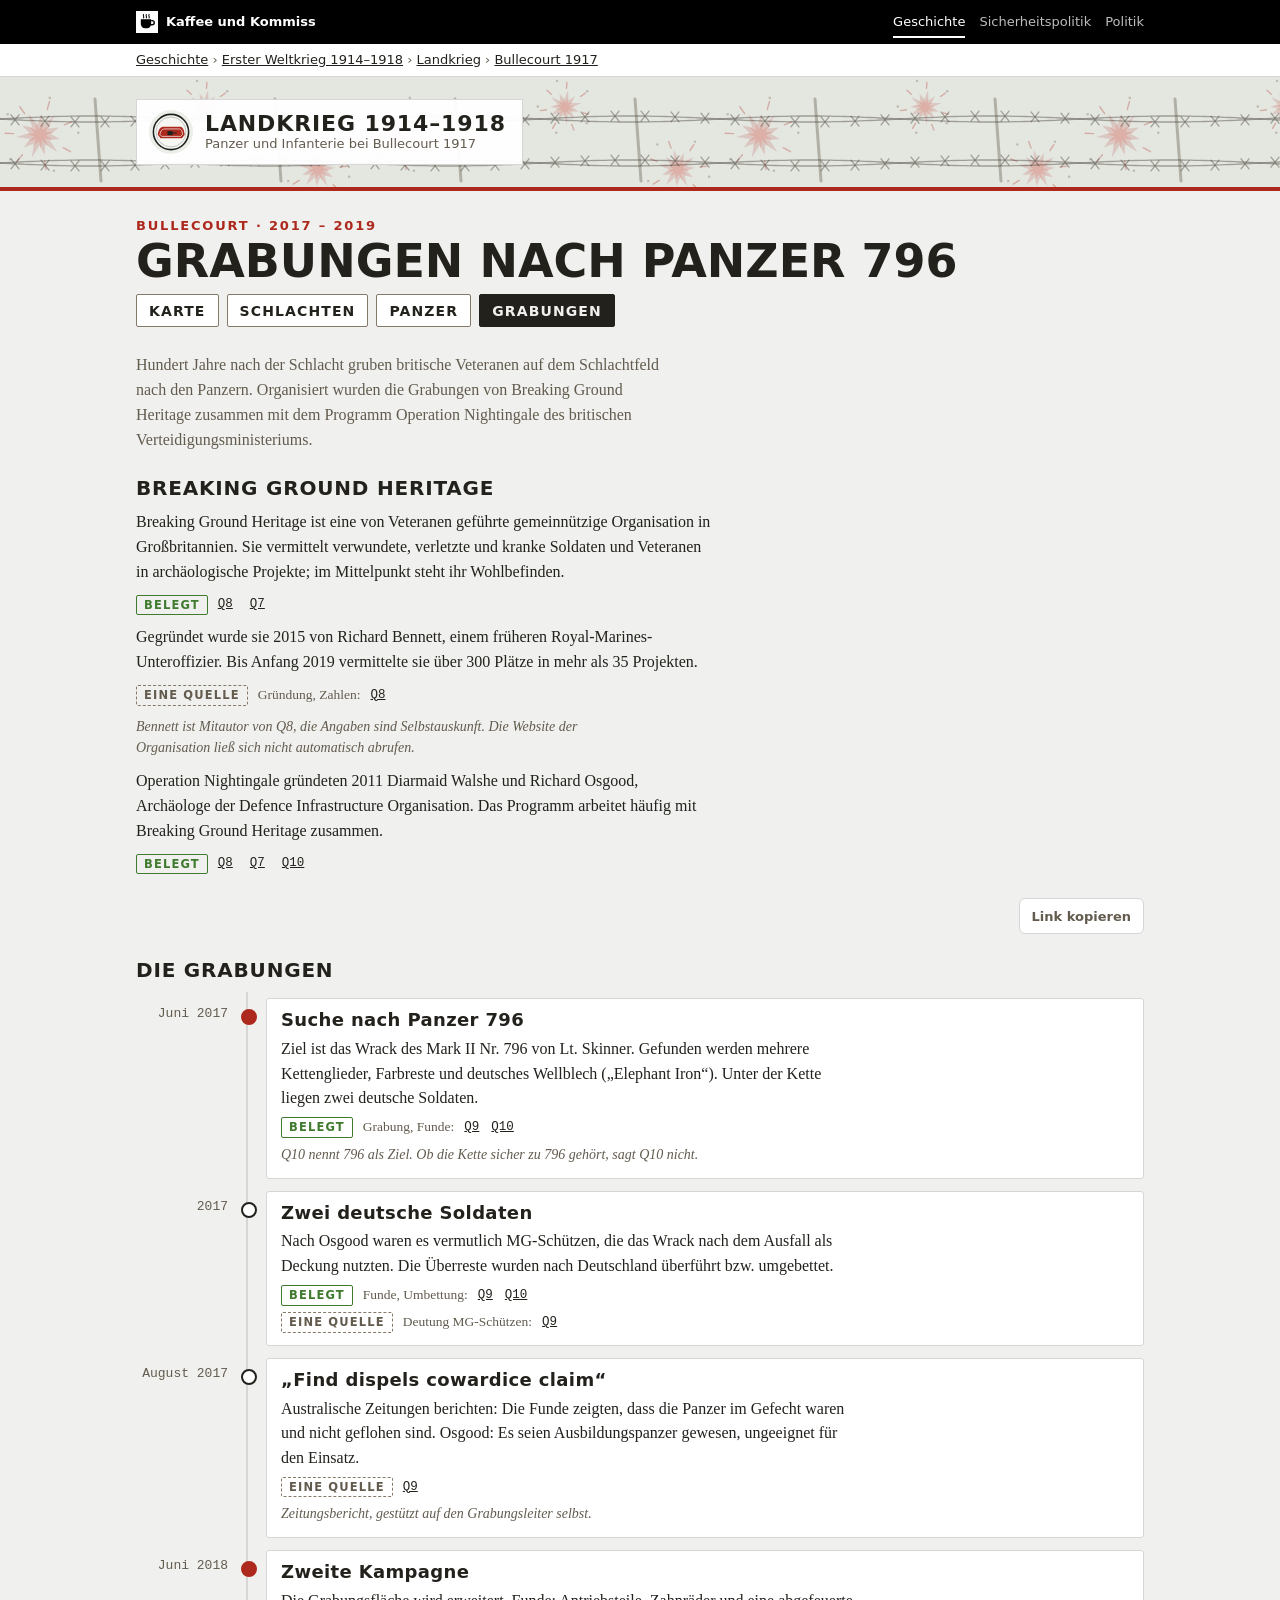
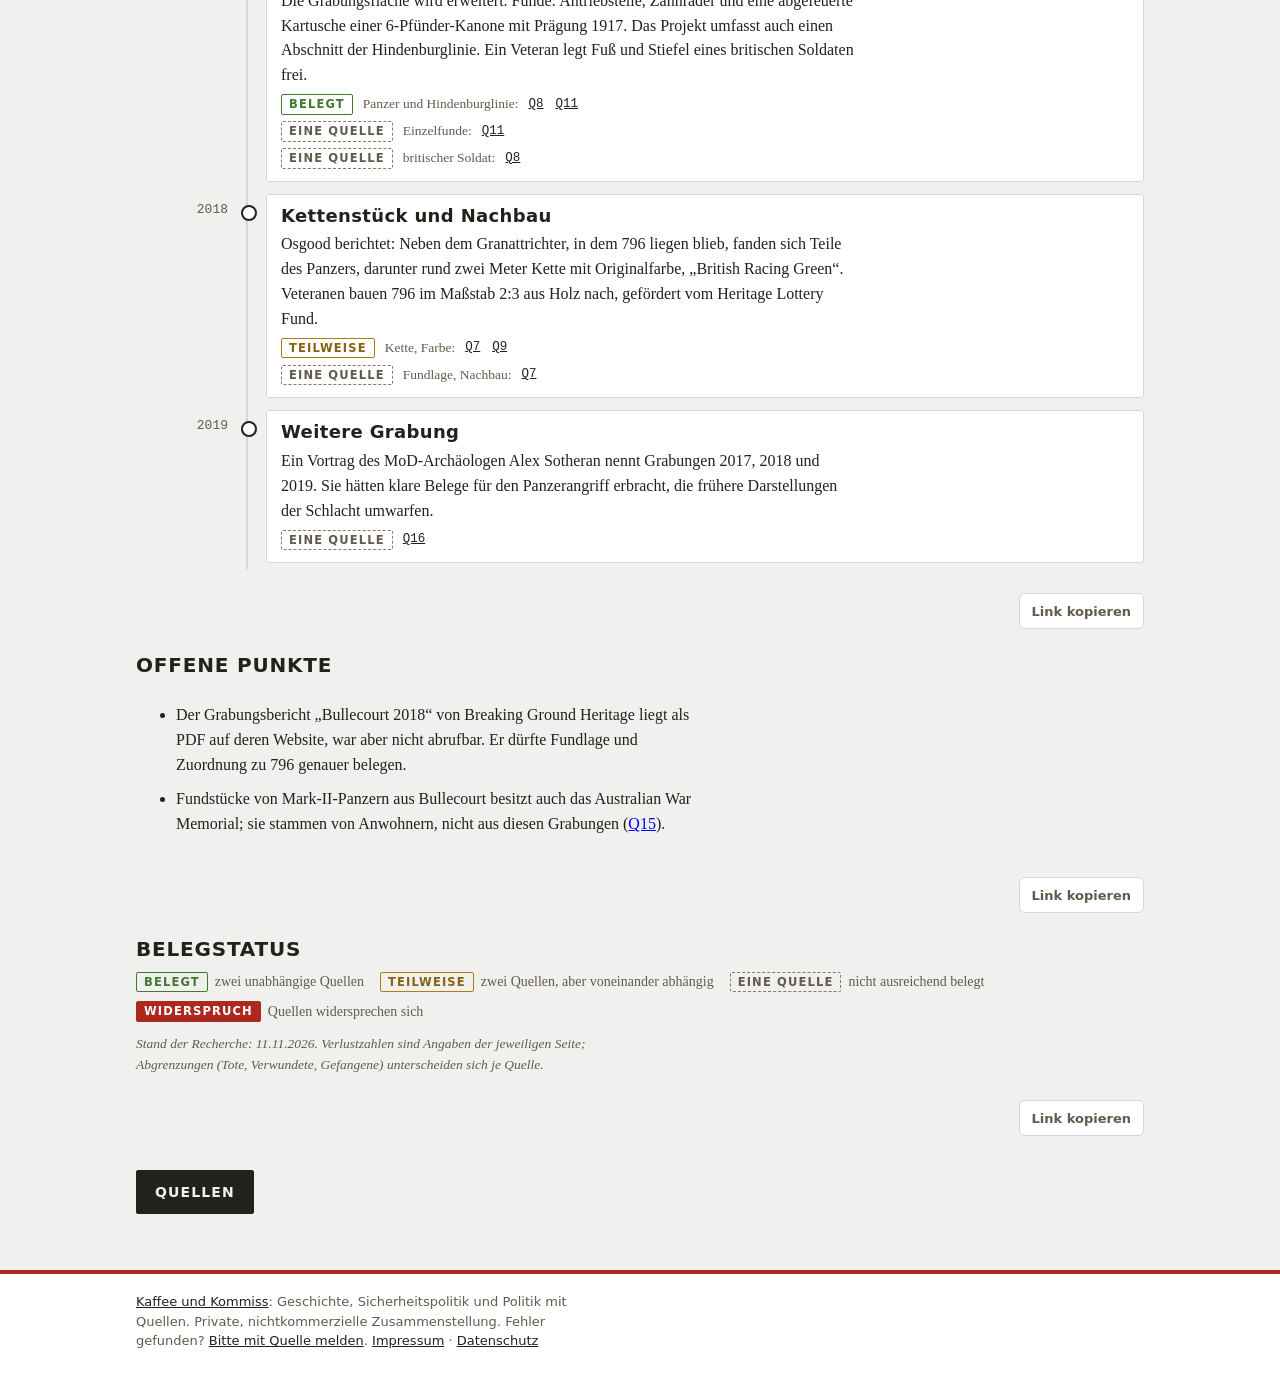
<file: grabungen.html>
<!doctype html>
<html lang="de" class="kk-b-gesch">
<head>
<meta charset="utf-8">
<meta name="viewport" content="width=device-width, initial-scale=1, viewport-fit=cover">
<title>Bullecourt 1917: Grabungen</title>
<meta name="description" content="Breaking Ground Heritage und Operation Nightingale: Veteranen graben 2017 bis 2019 bei Bullecourt nach Panzer 796.">
<link rel="canonical" href="https://kaffeeundkommiss.github.io/bullecourt/grabungen.html">
<meta property="og:type" content="website">
<meta property="og:locale" content="de_DE">
<meta property="og:site_name" content="Erster Weltkrieg">
<meta property="og:title" content="Bullecourt 1917: Grabungen">
<meta property="og:description" content="Breaking Ground Heritage und Operation Nightingale: Veteranen graben 2017 bis 2019 bei Bullecourt nach Panzer 796.">
<meta property="og:url" content="https://kaffeeundkommiss.github.io/bullecourt/grabungen.html">
<!-- Vorschau für Linkvorschauen, erzeugt mit werkzeuge/vorschau.js -->
<meta property="og:image" content="https://kaffeeundkommiss.github.io/bullecourt/vorschau/grabungen.jpg?v=b87e075a">
<meta property="og:image:width" content="1200">
<meta property="og:image:height" content="630">
<meta property="og:image:alt" content="Die Grabungen: Erster Weltkrieg">
<meta name="twitter:card" content="summary_large_image">
<meta name="twitter:image" content="https://kaffeeundkommiss.github.io/bullecourt/vorschau/grabungen.jpg?v=b87e075a">
<meta name="theme-color" content="#23211C" media="(prefers-color-scheme: light)">
<meta name="theme-color" content="#12110E" media="(prefers-color-scheme: dark)">
<meta name="apple-mobile-web-app-capable" content="yes">
<meta name="apple-mobile-web-app-title" content="Bullecourt 1917">
<link rel="icon" href="icons/favicon.svg" type="image/svg+xml">
<link rel="apple-touch-icon" sizes="180x180" href="icons/apple-touch-icon.png">
<link rel="manifest" href="manifest.webmanifest">
<link rel="stylesheet" href="site.css">
<link rel="stylesheet" href="https://kaffeeundkommiss.github.io/schriften/schriften.css">
<link rel="stylesheet" href="basis.css">
<link rel="stylesheet" href="seite.css">
<link rel="stylesheet" href="bereich.css">
</head>
<body>
<div class="kk-leiste"><div class="kk-in">
  <a class="kk-haus" href="https://kaffeeundkommiss.github.io/"><img src="kk-tasse.svg" alt="" width="22" height="22"><span>Kaffee und Kommiss</span></a>
  <nav class="kk-bereiche" aria-label="Bereiche"><a href="https://kaffeeundkommiss.github.io/geschichte/" aria-current="true">Geschichte</a><a href="https://kaffeeundkommiss.github.io/sicherheitspolitik/"><span class="kk-lang">Sicherheitspolitik</span><span class="kk-kurz">Sicherheit</span></a><a href="https://kaffeeundkommiss.github.io/politik/">Politik</a></nav>
</div></div>
<nav class="kk-pfad" aria-label="Pfad"><div class="kk-in"><a href="https://kaffeeundkommiss.github.io/geschichte/">Geschichte</a> › <a href="https://kaffeeundkommiss.github.io/geschichte/erster-weltkrieg/">Erster Weltkrieg 1914–1918</a> › <a href="https://kaffeeundkommiss.github.io/geschichte/erster-weltkrieg/landkrieg/">Landkrieg</a> › <a href="./">Bullecourt 1917</a></div></nav>
<div class="kk-kopf"><div class="kk-in">
  <a class="kk-schild" href="https://kaffeeundkommiss.github.io/geschichte/erster-weltkrieg/landkrieg/"><img src="icons/favicon.svg" alt="" width="44" height="44"><span><span class="kk-name" style="display:block">Landkrieg 1914–1918</span><span class="kk-unter" style="display:block">Panzer und Infanterie bei Bullecourt 1917</span></span></a>
</div></div>
<main class="wrap" id="inhalt">
  <header>
    <div class="brand"><div class="brand-text">
      <div class="eyebrow">Bullecourt · 2017 – 2019</div>
      <h1>Grabungen nach Panzer 796</h1>
    </div></div>
    <nav class="pages" aria-label="Seiten">
      <a href="index.html">Karte</a>
      <a href="schlachten.html">Schlachten</a>
      <a href="panzer.html">Panzer</a>
      <a href="grabungen.html" aria-current="page">Grabungen</a>
    </nav>
  </header>
  <section class="sect">
    <p class="lede">Hundert Jahre nach der Schlacht gruben britische Veteranen auf dem Schlachtfeld nach den Panzern. Organisiert wurden die Grabungen von Breaking Ground Heritage zusammen mit dem Programm Operation Nightingale des britischen Verteidigungsministeriums.</p>
  </section>
  <section class="sect" aria-labelledby="bH">
    <h2 id="bH">Breaking Ground Heritage</h2>
    <div class="prose">
      <p>Breaking Ground Heritage ist eine von Veteranen geführte gemeinnützige Organisation in Großbritannien. Sie vermittelt verwundete, verletzte und kranke Soldaten und Veteranen in archäologische Projekte; im Mittelpunkt steht ihr Wohlbefinden.</p>
      <div class="meta"><span class="b ok">belegt</span><a href="quellen.html#q8">Q8</a><a href="quellen.html#q7">Q7</a></div>
      <p>Gegründet wurde sie 2015 von Richard Bennett, einem früheren Royal-Marines-Unteroffizier. Bis Anfang 2019 vermittelte sie über 300 Plätze in mehr als 35 Projekten.</p>
      <div class="meta"><span class="b one">eine Quelle</span>Gründung, Zahlen: <a href="quellen.html#q8">Q8</a></div>
      <p class="why">Bennett ist Mitautor von Q8, die Angaben sind Selbstauskunft. Die Website der Organisation ließ sich nicht automatisch abrufen.</p>
      <p>Operation Nightingale gründeten 2011 Diarmaid Walshe und Richard Osgood, Archäologe der Defence Infrastructure Organisation. Das Programm arbeitet häufig mit Breaking Ground Heritage zusammen.</p>
      <div class="meta"><span class="b ok">belegt</span><a href="quellen.html#q8">Q8</a><a href="quellen.html#q7">Q7</a><a href="quellen.html#q10">Q10</a></div>
    </div>
  </section>
  <section class="sect" aria-labelledby="xH">
    <h2 id="xH">Die Grabungen</h2>
    <ol class="tl">
      <li class="key">
        <div class="t">Juni 2017</div><div class="rail"></div>
        <div class="card">
          <h3>Suche nach Panzer 796</h3>
          <p>Ziel ist das Wrack des Mark II Nr. 796 von Lt. Skinner. Gefunden werden mehrere Kettenglieder, Farbreste und deutsches Wellblech („Elephant Iron“). Unter der Kette liegen zwei deutsche Soldaten.</p>
          <div class="meta"><span class="b ok">belegt</span>Grabung, Funde: <a href="quellen.html#q9">Q9</a><a href="quellen.html#q10">Q10</a></div>
          <p class="why">Q10 nennt 796 als Ziel. Ob die Kette sicher zu 796 gehört, sagt Q10 nicht.</p>
        </div>
      </li>

      <li>
        <div class="t">2017</div><div class="rail"></div>
        <div class="card">
          <h3>Zwei deutsche Soldaten</h3>
          <p>Nach Osgood waren es vermutlich MG-Schützen, die das Wrack nach dem Ausfall als Deckung nutzten. Die Überreste wurden nach Deutschland überführt bzw. umgebettet.</p>
          <div class="meta"><span class="b ok">belegt</span>Funde, Umbettung: <a href="quellen.html#q9">Q9</a><a href="quellen.html#q10">Q10</a></div><div class="meta"><span class="b one">eine Quelle</span>Deutung MG-Schützen: <a href="quellen.html#q9">Q9</a></div>
        </div>
      </li>

      <li>
        <div class="t">August 2017</div><div class="rail"></div>
        <div class="card">
          <h3>„Find dispels cowardice claim“</h3>
          <p>Australische Zeitungen berichten: Die Funde zeigten, dass die Panzer im Gefecht waren und nicht geflohen sind. Osgood: Es seien Ausbildungspanzer gewesen, ungeeignet für den Einsatz.</p>
          <div class="meta"><span class="b one">eine Quelle</span><a href="quellen.html#q9">Q9</a></div>
          <p class="why">Zeitungsbericht, gestützt auf den Grabungsleiter selbst.</p>
        </div>
      </li>

      <li class="key">
        <div class="t">Juni 2018</div><div class="rail"></div>
        <div class="card">
          <h3>Zweite Kampagne</h3>
          <p>Die Grabungsfläche wird erweitert. Funde: Antriebsteile, Zahnräder und eine abgefeuerte Kartusche einer 6-Pfünder-Kanone mit Prägung 1917. Das Projekt umfasst auch einen Abschnitt der Hindenburglinie. Ein Veteran legt Fuß und Stiefel eines britischen Soldaten frei.</p>
          <div class="meta"><span class="b ok">belegt</span>Panzer und Hindenburglinie: <a href="quellen.html#q8">Q8</a><a href="quellen.html#q11">Q11</a></div><div class="meta"><span class="b one">eine Quelle</span>Einzelfunde: <a href="quellen.html#q11">Q11</a></div><div class="meta"><span class="b one">eine Quelle</span>britischer Soldat: <a href="quellen.html#q8">Q8</a></div>
        </div>
      </li>

      <li>
        <div class="t">2018</div><div class="rail"></div>
        <div class="card">
          <h3>Kettenstück und Nachbau</h3>
          <p>Osgood berichtet: Neben dem Granattrichter, in dem 796 liegen blieb, fanden sich Teile des Panzers, darunter rund zwei Meter Kette mit Originalfarbe, „British Racing Green“. Veteranen bauen 796 im Maßstab 2:3 aus Holz nach, gefördert vom Heritage Lottery Fund.</p>
          <div class="meta"><span class="b part">teilweise</span>Kette, Farbe: <a href="quellen.html#q7">Q7</a><a href="quellen.html#q9">Q9</a></div><div class="meta"><span class="b one">eine Quelle</span>Fundlage, Nachbau: <a href="quellen.html#q7">Q7</a></div>
        </div>
      </li>

      <li>
        <div class="t">2019</div><div class="rail"></div>
        <div class="card">
          <h3>Weitere Grabung</h3>
          <p>Ein Vortrag des MoD-Archäologen Alex Sotheran nennt Grabungen 2017, 2018 und 2019. Sie hätten klare Belege für den Panzerangriff erbracht, die frühere Darstellungen der Schlacht umwarfen.</p>
          <div class="meta"><span class="b one">eine Quelle</span><a href="quellen.html#q16">Q16</a></div>
        </div>
      </li>

    </ol>
  </section>
  <section class="sect" aria-labelledby="oH">
    <h2 id="oH">Offene Punkte</h2>
    <ul class="prose">
      <li>Der Grabungsbericht „Bullecourt 2018“ von Breaking Ground Heritage liegt als PDF auf deren Website, war aber nicht abrufbar. Er dürfte Fundlage und Zuordnung zu 796 genauer belegen.</li>
      <li>Fundstücke von Mark-II-Panzern aus Bullecourt besitzt auch das Australian War Memorial; sie stammen von Anwohnern, nicht aus diesen Grabungen (<a href="quellen.html#q15">Q15</a>).</li>
    </ul>
  </section>
  <section class="sect" aria-labelledby="stH">
    <h2 id="stH">Belegstatus</h2>
    <ul class="status">
      <li><span class="b ok">belegt</span>zwei unabhängige Quellen</li>
      <li><span class="b part">teilweise</span>zwei Quellen, aber voneinander abhängig</li>
      <li><span class="b one">eine Quelle</span>nicht ausreichend belegt</li>
      <li><span class="b wid">Widerspruch</span>Quellen widersprechen sich</li>
    </ul>
    <p class="note">Stand der Recherche: 11.11.2026. Verlustzahlen sind Angaben der jeweiligen Seite; Abgrenzungen (Tote, Verwundete, Gefangene) unterscheiden sich je Quelle.</p>
  </section>

  <p class="qnav"><a class="qbtn" href="quellen.html">Quellen</a></p>
</main>
<footer class="kk-fuss"><div class="kk-in">
  <p><a href="https://kaffeeundkommiss.github.io/">Kaffee und Kommiss</a>: Geschichte, Sicherheitspolitik und Politik mit Quellen. Private, nichtkommerzielle Zusammenstellung. Fehler gefunden? <a href="https://kaffeeundkommiss.github.io/kontakt/">Bitte mit Quelle melden</a>. <a href="https://kaffeeundkommiss.github.io/kontakt/#impressum">Impressum</a> · <a href="https://kaffeeundkommiss.github.io/kontakt/#datenschutz">Datenschutz</a></p>
</div></footer>
<script src="link-teilen.js?v=1" defer></script>
</body>
</html>
</file>
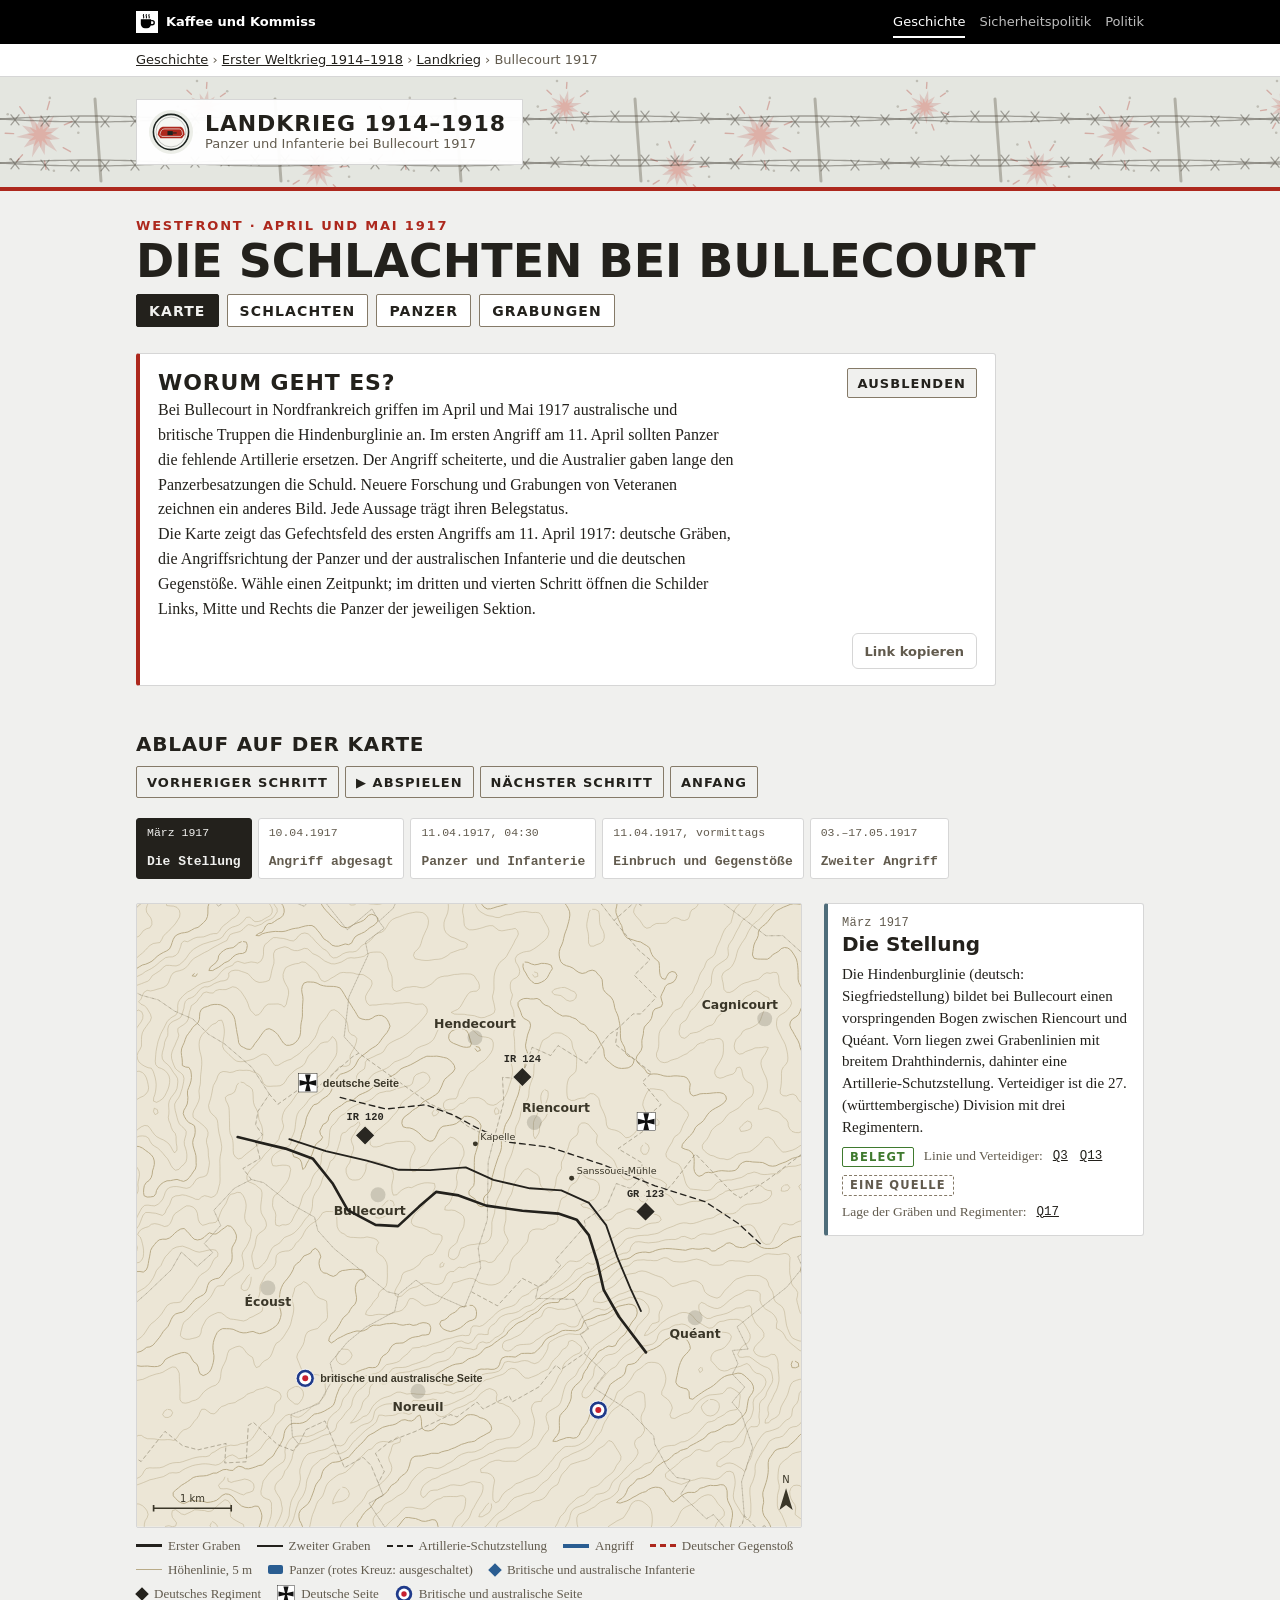
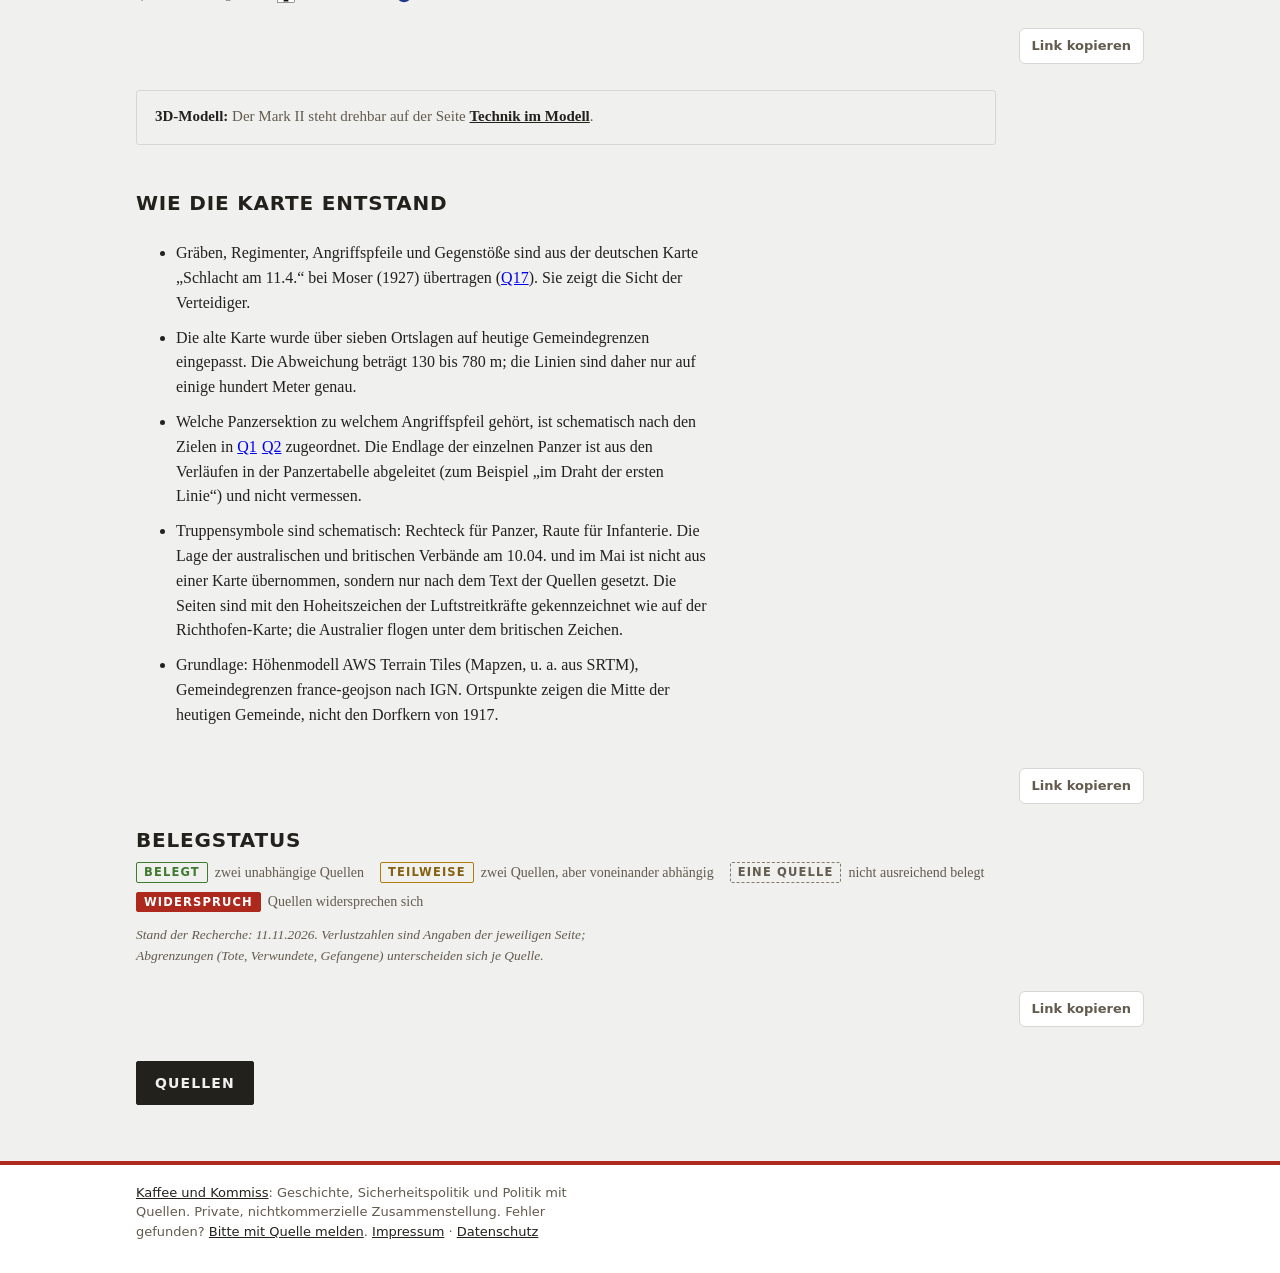
<file: karte.html>
<!doctype html>
<html lang="de">
<head>
<meta charset="utf-8">
<title>Bullecourt 1917</title>
<meta name="robots" content="noindex">
<link rel="canonical" href="https://kaffeeundkommiss.github.io/bullecourt/">
<meta http-equiv="refresh" content="0; url=./">
</head>
<body><p>Die Karte steht jetzt auf der <a href="./">Startseite</a>.</p></body>
</html>
</file>
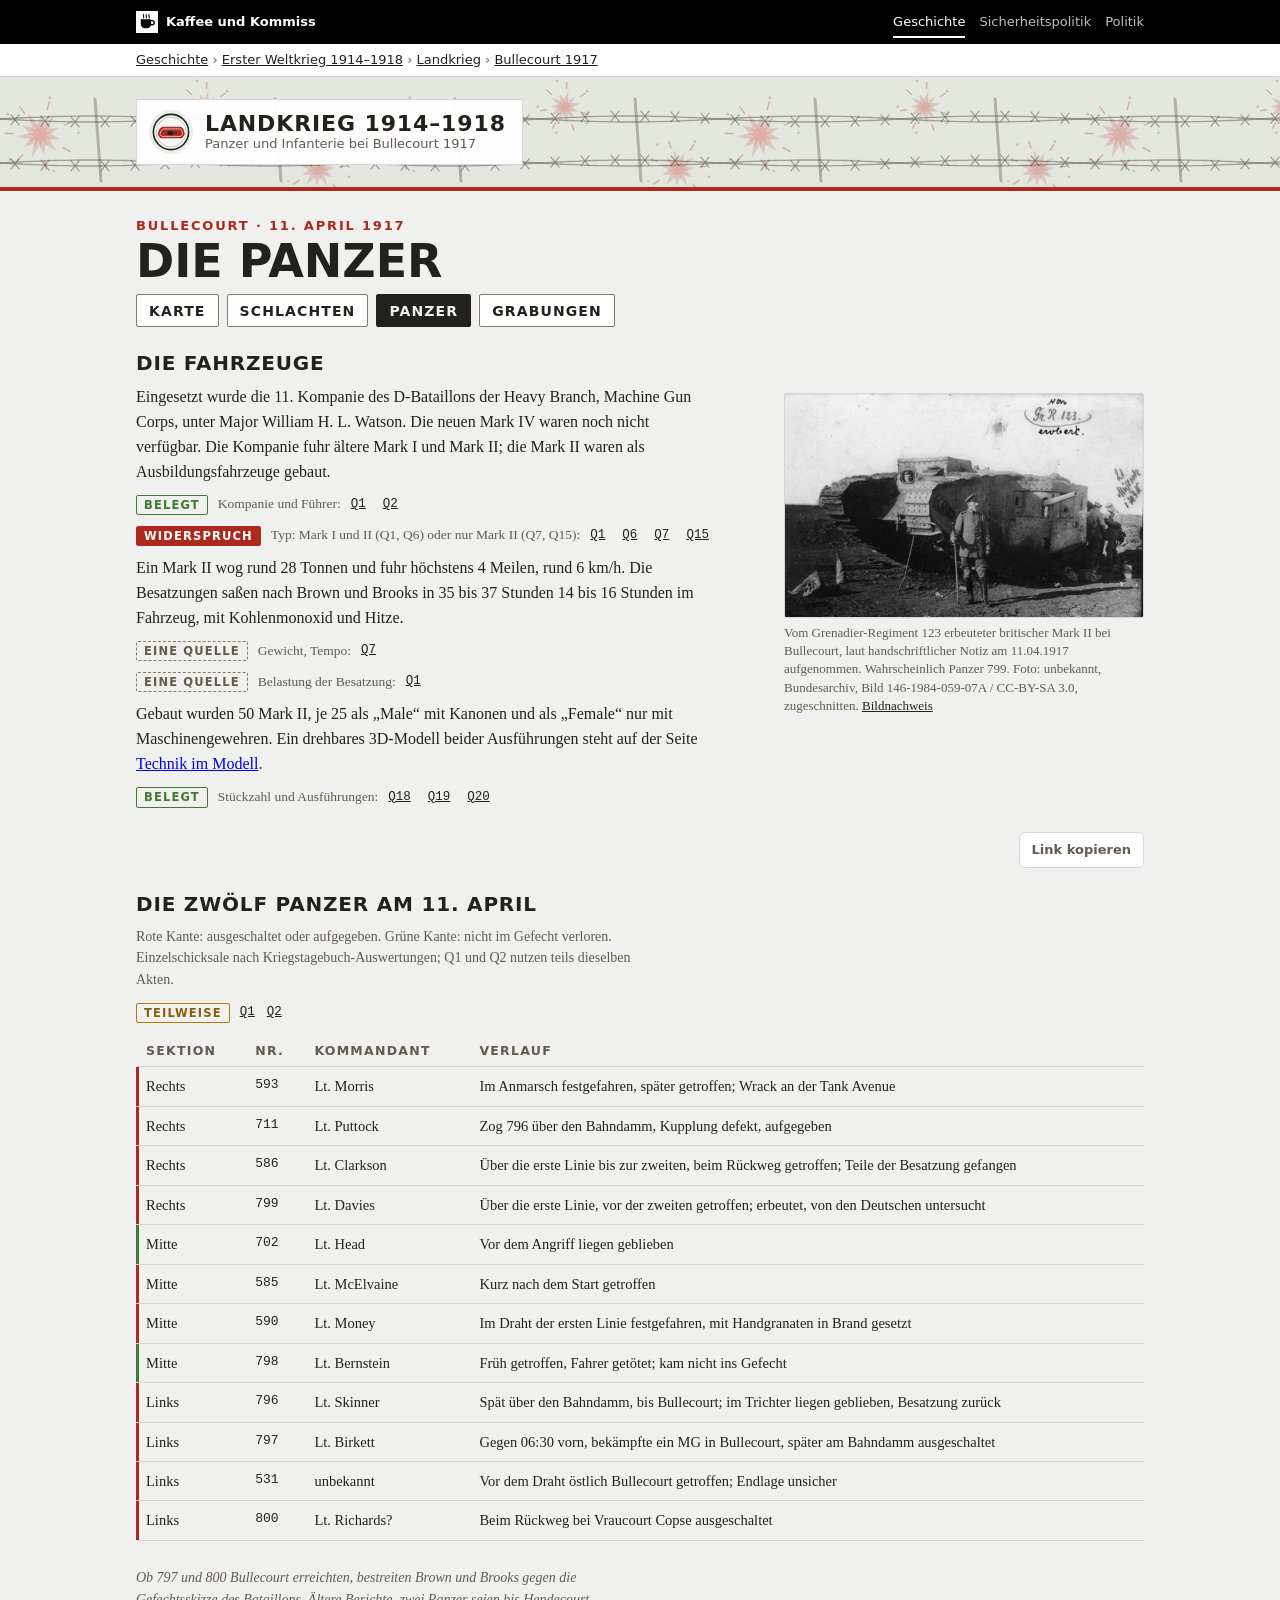
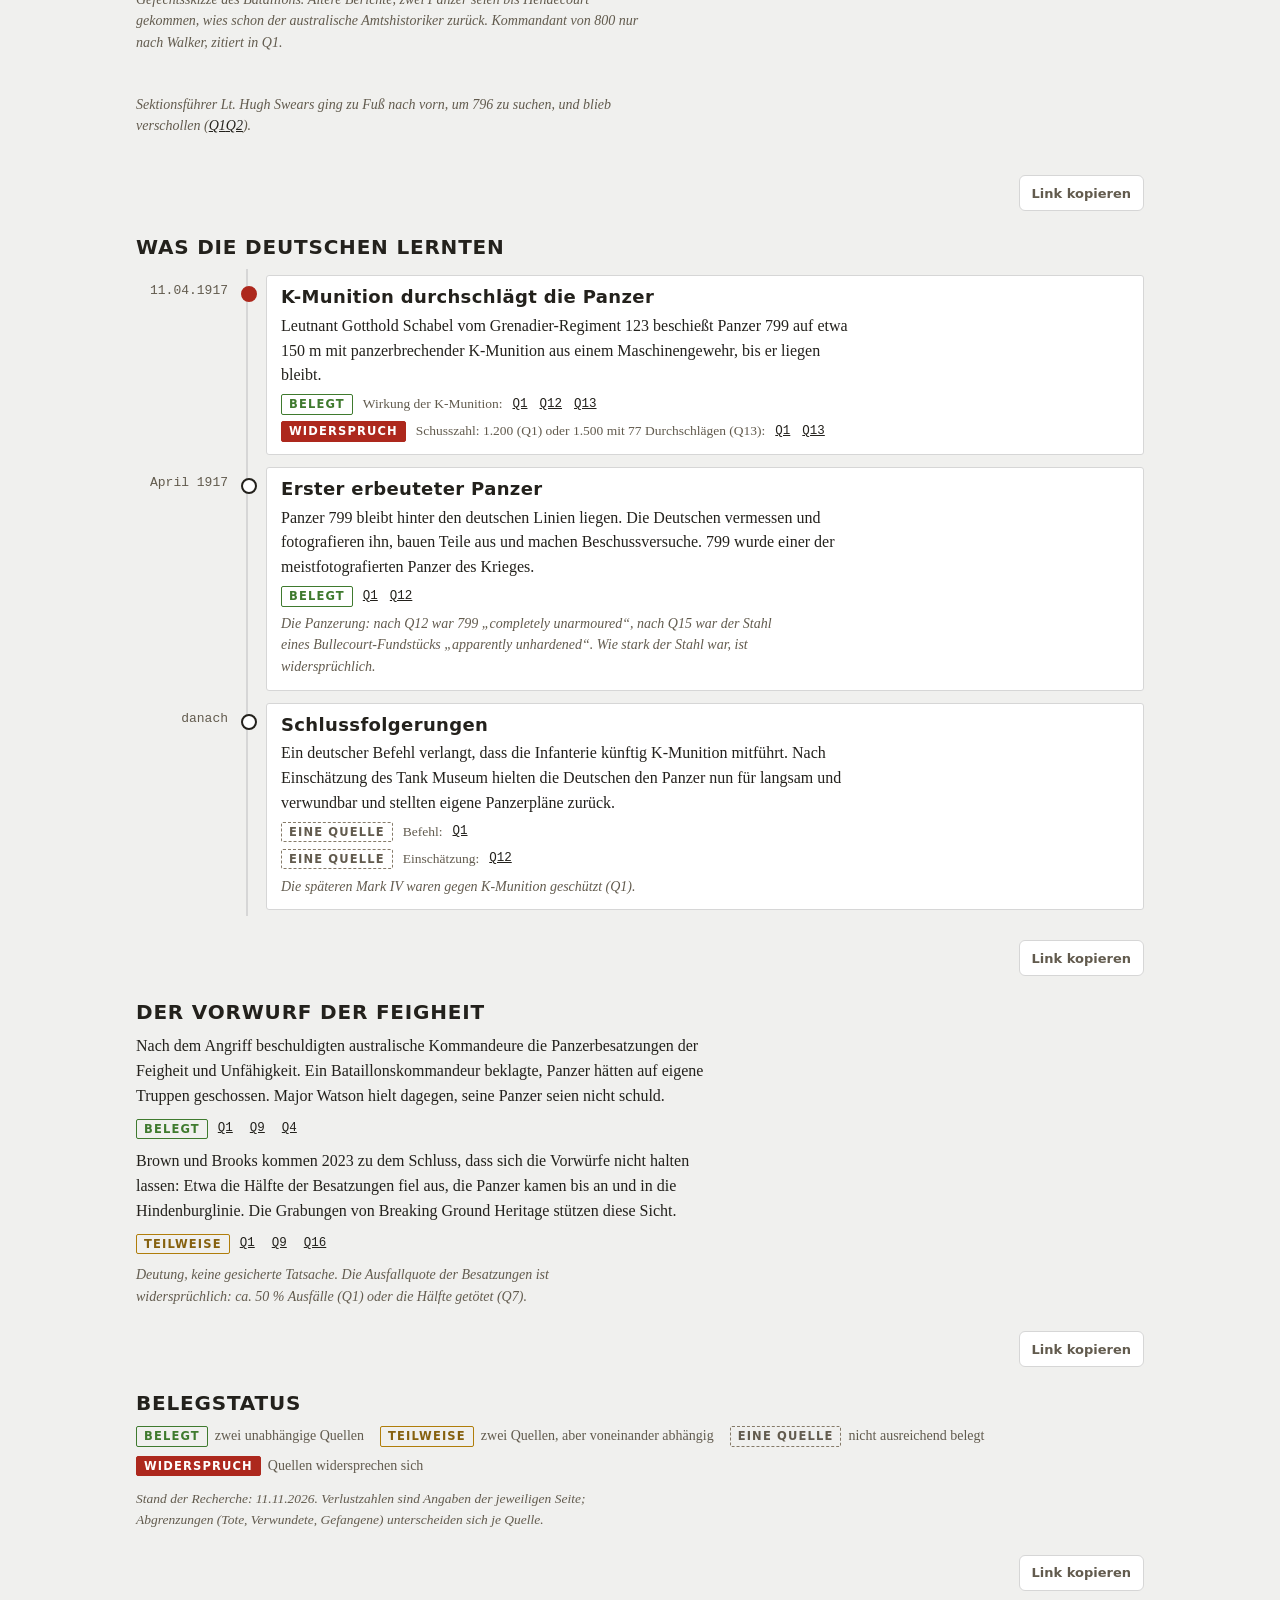
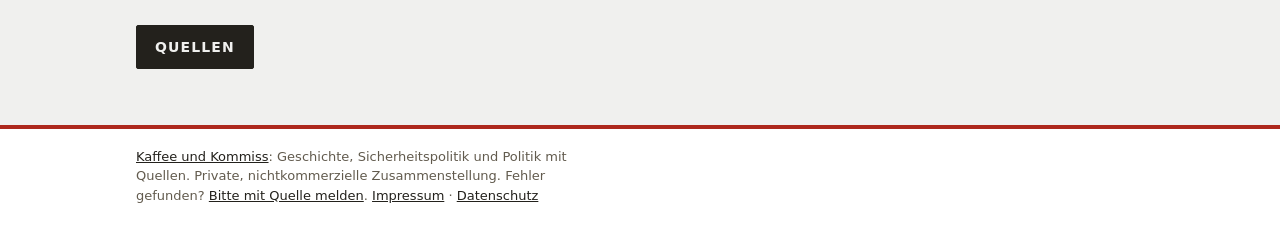
<file: panzer.html>
<!doctype html>
<html lang="de" class="kk-b-gesch">
<head>
<meta charset="utf-8">
<meta name="viewport" content="width=device-width, initial-scale=1, viewport-fit=cover">
<title>Bullecourt 1917: Panzer</title>
<meta name="description" content="Die zwölf britischen Panzer am 11. April 1917 bei Bullecourt: Fahrzeuge, Einzelschicksale, deutsche Abwehr und der Vorwurf der Feigheit.">
<link rel="canonical" href="https://kaffeeundkommiss.github.io/bullecourt/panzer.html">
<meta property="og:type" content="website">
<meta property="og:locale" content="de_DE">
<meta property="og:site_name" content="Erster Weltkrieg">
<meta property="og:title" content="Bullecourt 1917: Panzer">
<meta property="og:description" content="Die zwölf britischen Panzer am 11. April 1917 bei Bullecourt: Fahrzeuge, Einzelschicksale, deutsche Abwehr und der Vorwurf der Feigheit.">
<meta property="og:url" content="https://kaffeeundkommiss.github.io/bullecourt/panzer.html">
<!-- Vorschau für Linkvorschauen, erzeugt mit werkzeuge/vorschau.js -->
<meta property="og:image" content="https://kaffeeundkommiss.github.io/bullecourt/vorschau/panzer.jpg?v=5099cb30">
<meta property="og:image:width" content="1200">
<meta property="og:image:height" content="630">
<meta property="og:image:alt" content="Die zwölf Panzer: Erster Weltkrieg">
<meta name="twitter:card" content="summary_large_image">
<meta name="twitter:image" content="https://kaffeeundkommiss.github.io/bullecourt/vorschau/panzer.jpg?v=5099cb30">
<meta name="theme-color" content="#23211C" media="(prefers-color-scheme: light)">
<meta name="theme-color" content="#12110E" media="(prefers-color-scheme: dark)">
<meta name="apple-mobile-web-app-capable" content="yes">
<meta name="apple-mobile-web-app-title" content="Bullecourt 1917">
<link rel="icon" href="icons/favicon.svg" type="image/svg+xml">
<link rel="apple-touch-icon" sizes="180x180" href="icons/apple-touch-icon.png">
<link rel="manifest" href="manifest.webmanifest">
<link rel="stylesheet" href="site.css">
<link rel="stylesheet" href="https://kaffeeundkommiss.github.io/schriften/schriften.css">
<link rel="stylesheet" href="basis.css">
<link rel="stylesheet" href="seite.css">
<link rel="stylesheet" href="bereich.css">
</head>
<body>
<div class="kk-leiste"><div class="kk-in">
  <a class="kk-haus" href="https://kaffeeundkommiss.github.io/"><img src="kk-tasse.svg" alt="" width="22" height="22"><span>Kaffee und Kommiss</span></a>
  <nav class="kk-bereiche" aria-label="Bereiche"><a href="https://kaffeeundkommiss.github.io/geschichte/" aria-current="true">Geschichte</a><a href="https://kaffeeundkommiss.github.io/sicherheitspolitik/"><span class="kk-lang">Sicherheitspolitik</span><span class="kk-kurz">Sicherheit</span></a><a href="https://kaffeeundkommiss.github.io/politik/">Politik</a></nav>
</div></div>
<nav class="kk-pfad" aria-label="Pfad"><div class="kk-in"><a href="https://kaffeeundkommiss.github.io/geschichte/">Geschichte</a> › <a href="https://kaffeeundkommiss.github.io/geschichte/erster-weltkrieg/">Erster Weltkrieg 1914–1918</a> › <a href="https://kaffeeundkommiss.github.io/geschichte/erster-weltkrieg/landkrieg/">Landkrieg</a> › <a href="./">Bullecourt 1917</a></div></nav>
<div class="kk-kopf"><div class="kk-in">
  <a class="kk-schild" href="https://kaffeeundkommiss.github.io/geschichte/erster-weltkrieg/landkrieg/"><img src="icons/favicon.svg" alt="" width="44" height="44"><span><span class="kk-name" style="display:block">Landkrieg 1914–1918</span><span class="kk-unter" style="display:block">Panzer und Infanterie bei Bullecourt 1917</span></span></a>
</div></div>
<main class="wrap" id="inhalt">
  <header>
    <div class="brand"><div class="brand-text">
      <div class="eyebrow">Bullecourt · 11. April 1917</div>
      <h1>Die Panzer</h1>
    </div></div>
    <nav class="pages" aria-label="Seiten">
      <a href="index.html">Karte</a>
      <a href="schlachten.html">Schlachten</a>
      <a href="panzer.html" aria-current="page">Panzer</a>
      <a href="grabungen.html">Grabungen</a>
    </nav>
  </header>
  <section class="sect" aria-labelledby="tH">
    <h2 id="tH">Die Fahrzeuge</h2>
    <div class="evintro"><div class="evtext prose">
      <p>Eingesetzt wurde die 11. Kompanie des D-Bataillons der Heavy Branch, Machine Gun Corps, unter Major William H. L. Watson. Die neuen Mark IV waren noch nicht verfügbar. Die Kompanie fuhr ältere Mark I und Mark II; die Mark II waren als Ausbildungsfahrzeuge gebaut.</p>
      <div class="meta"><span class="b ok">belegt</span>Kompanie und Führer: <a href="quellen.html#q1">Q1</a><a href="quellen.html#q2">Q2</a></div>
      <div class="meta"><span class="b wid">Widerspruch</span>Typ: Mark I und II (Q1, Q6) oder nur Mark II (Q7, Q15): <a href="quellen.html#q1">Q1</a><a href="quellen.html#q6">Q6</a><a href="quellen.html#q7">Q7</a><a href="quellen.html#q15">Q15</a></div>
      <p>Ein Mark II wog rund 28 Tonnen und fuhr höchstens 4 Meilen, rund 6 km/h. Die Besatzungen saßen nach Brown und Brooks in 35 bis 37 Stunden 14 bis 16 Stunden im Fahrzeug, mit Kohlenmonoxid und Hitze.</p>
      <div class="meta"><span class="b one">eine Quelle</span>Gewicht, Tempo: <a href="quellen.html#q7">Q7</a></div><div class="meta"><span class="b one">eine Quelle</span>Belastung der Besatzung: <a href="quellen.html#q1">Q1</a></div>
      <p>Gebaut wurden 50 Mark II, je 25 als „Male“ mit Kanonen und als „Female“ nur mit Maschinengewehren. Ein drehbares 3D-Modell beider Ausführungen steht auf der Seite <a href="https://kaffeeundkommiss.github.io/geschichte/erster-weltkrieg/technik/">Technik im Modell</a>.</p>
      <div class="meta"><span class="b ok">belegt</span>Stückzahl und Ausführungen: <a href="quellen.html#q18">Q18</a><a href="quellen.html#q19">Q19</a><a href="quellen.html#q20">Q20</a></div>
    </div>
    <div class="pzspalte">
    <figure class="evfoto pzfoto">
      <img src="bilder/panzer-799-1917.jpg" width="625" height="389" alt="Erbeuteter britischer Panzer mit seitlicher Kanone auf einem Acker, davor ein deutscher Offizier mit Stock, rechts weitere Soldaten" decoding="async">
      <figcaption>Vom Grenadier-Regiment 123 erbeuteter britischer Mark II bei Bullecourt, laut handschriftlicher Notiz am 11.04.1917 aufgenommen. Wahrscheinlich Panzer 799. Foto: unbekannt, Bundesarchiv, Bild 146-1984-059-07A / CC-BY-SA 3.0, zugeschnitten. <a href="quellen.html#f1">Bildnachweis</a></figcaption>
    </figure></div></div>
  </section>
  <section class="sect" aria-labelledby="pH">
    <h2 id="pH">Die zwölf Panzer am 11. April</h2>
    <p class="hint">Rote Kante: ausgeschaltet oder aufgegeben. Grüne Kante: nicht im Gefecht verloren. Einzelschicksale nach Kriegstagebuch-Auswertungen; Q1 und Q2 nutzen teils dieselben Akten.</p>
    <div class="meta"><span class="b part">teilweise</span><a href="quellen.html#q1">Q1</a><a href="quellen.html#q2">Q2</a></div>
    <div class="tblwrap"><table class="tbl">
      <thead><tr><th>Sektion</th><th>Nr.</th><th>Kommandant</th><th>Verlauf</th></tr></thead>
      <tbody>
        <tr class="lost"><td>Rechts</td><td class="num">593</td><td>Lt. Morris</td><td>Im Anmarsch festgefahren, später getroffen; Wrack an der Tank Avenue</td></tr>
        <tr class="lost"><td>Rechts</td><td class="num">711</td><td>Lt. Puttock</td><td>Zog 796 über den Bahndamm, Kupplung defekt, aufgegeben</td></tr>
        <tr class="lost"><td>Rechts</td><td class="num">586</td><td>Lt. Clarkson</td><td>Über die erste Linie bis zur zweiten, beim Rückweg getroffen; Teile der Besatzung gefangen</td></tr>
        <tr class="lost"><td>Rechts</td><td class="num">799</td><td>Lt. Davies</td><td>Über die erste Linie, vor der zweiten getroffen; erbeutet, von den Deutschen untersucht</td></tr>
        <tr class="back"><td>Mitte</td><td class="num">702</td><td>Lt. Head</td><td>Vor dem Angriff liegen geblieben</td></tr>
        <tr class="lost"><td>Mitte</td><td class="num">585</td><td>Lt. McElvaine</td><td>Kurz nach dem Start getroffen</td></tr>
        <tr class="lost"><td>Mitte</td><td class="num">590</td><td>Lt. Money</td><td>Im Draht der ersten Linie festgefahren, mit Handgranaten in Brand gesetzt</td></tr>
        <tr class="back"><td>Mitte</td><td class="num">798</td><td>Lt. Bernstein</td><td>Früh getroffen, Fahrer getötet; kam nicht ins Gefecht</td></tr>
        <tr class="lost"><td>Links</td><td class="num">796</td><td>Lt. Skinner</td><td>Spät über den Bahndamm, bis Bullecourt; im Trichter liegen geblieben, Besatzung zurück</td></tr>
        <tr class="lost"><td>Links</td><td class="num">797</td><td>Lt. Birkett</td><td>Gegen 06:30 vorn, bekämpfte ein MG in Bullecourt, später am Bahndamm ausgeschaltet</td></tr>
        <tr class="lost"><td>Links</td><td class="num">531</td><td>unbekannt</td><td>Vor dem Draht östlich Bullecourt getroffen; Endlage unsicher</td></tr>
        <tr class="lost"><td>Links</td><td class="num">800</td><td>Lt. Richards?</td><td>Beim Rückweg bei Vraucourt Copse ausgeschaltet</td></tr>
      </tbody>
    </table></div>
    <p class="why">Ob 797 und 800 Bullecourt erreichten, bestreiten Brown und Brooks gegen die Gefechtsskizze des Bataillons. Ältere Berichte, zwei Panzer seien bis Hendecourt gekommen, wies schon der australische Amtshistoriker zurück. Kommandant von 800 nur nach Walker, zitiert in Q1.</p>
    <p class="why">Sektionsführer Lt. Hugh Swears ging zu Fuß nach vorn, um 796 zu suchen, und blieb verschollen (<a href="quellen.html#q1">Q1</a><a href="quellen.html#q2">Q2</a>).</p>
  </section>
  <section class="sect" aria-labelledby="gH">
    <h2 id="gH">Was die Deutschen lernten</h2>
    <ol class="tl">
      <li class="key">
        <div class="t">11.04.1917</div><div class="rail"></div>
        <div class="card">
          <h3>K-Munition durchschlägt die Panzer</h3>
          <p>Leutnant Gotthold Schabel vom Grenadier-Regiment 123 beschießt Panzer 799 auf etwa 150 m mit panzerbrechender K-Munition aus einem Maschinengewehr, bis er liegen bleibt.</p>
          <div class="meta"><span class="b ok">belegt</span>Wirkung der K-Munition: <a href="quellen.html#q1">Q1</a><a href="quellen.html#q12">Q12</a><a href="quellen.html#q13">Q13</a></div><div class="meta"><span class="b wid">Widerspruch</span>Schusszahl: 1.200 (Q1) oder 1.500 mit 77 Durchschlägen (Q13): <a href="quellen.html#q1">Q1</a><a href="quellen.html#q13">Q13</a></div>
        </div>
      </li>

      <li>
        <div class="t">April 1917</div><div class="rail"></div>
        <div class="card">
          <h3>Erster erbeuteter Panzer</h3>
          <p>Panzer 799 bleibt hinter den deutschen Linien liegen. Die Deutschen vermessen und fotografieren ihn, bauen Teile aus und machen Beschussversuche. 799 wurde einer der meistfotografierten Panzer des Krieges.</p>
          <div class="meta"><span class="b ok">belegt</span><a href="quellen.html#q1">Q1</a><a href="quellen.html#q12">Q12</a></div>
          <p class="why">Die Panzerung: nach Q12 war 799 „completely unarmoured“, nach Q15 war der Stahl eines Bullecourt-Fundstücks „apparently unhardened“. Wie stark der Stahl war, ist widersprüchlich.</p>
        </div>
      </li>

      <li>
        <div class="t">danach</div><div class="rail"></div>
        <div class="card">
          <h3>Schlussfolgerungen</h3>
          <p>Ein deutscher Befehl verlangt, dass die Infanterie künftig K-Munition mitführt. Nach Einschätzung des Tank Museum hielten die Deutschen den Panzer nun für langsam und verwundbar und stellten eigene Panzerpläne zurück.</p>
          <div class="meta"><span class="b one">eine Quelle</span>Befehl: <a href="quellen.html#q1">Q1</a></div><div class="meta"><span class="b one">eine Quelle</span>Einschätzung: <a href="quellen.html#q12">Q12</a></div>
          <p class="why">Die späteren Mark IV waren gegen K-Munition geschützt (Q1).</p>
        </div>
      </li>

    </ol>
  </section>
  <section class="sect" aria-labelledby="sH">
    <h2 id="sH">Der Vorwurf der Feigheit</h2>
    <div class="prose">
      <p>Nach dem Angriff beschuldigten australische Kommandeure die Panzerbesatzungen der Feigheit und Unfähigkeit. Ein Bataillonskommandeur beklagte, Panzer hätten auf eigene Truppen geschossen. Major Watson hielt dagegen, seine Panzer seien nicht schuld.</p>
      <div class="meta"><span class="b ok">belegt</span><a href="quellen.html#q1">Q1</a><a href="quellen.html#q9">Q9</a><a href="quellen.html#q4">Q4</a></div>
      <p>Brown und Brooks kommen 2023 zu dem Schluss, dass sich die Vorwürfe nicht halten lassen: Etwa die Hälfte der Besatzungen fiel aus, die Panzer kamen bis an und in die Hindenburglinie. Die Grabungen von Breaking Ground Heritage stützen diese Sicht.</p>
      <div class="meta"><span class="b part">teilweise</span><a href="quellen.html#q1">Q1</a><a href="quellen.html#q9">Q9</a><a href="quellen.html#q16">Q16</a></div>
      <p class="why">Deutung, keine gesicherte Tatsache. Die Ausfallquote der Besatzungen ist widersprüchlich: ca. 50 % Ausfälle (Q1) oder die Hälfte getötet (Q7).</p>
    </div>
  </section>
  <section class="sect" aria-labelledby="stH">
    <h2 id="stH">Belegstatus</h2>
    <ul class="status">
      <li><span class="b ok">belegt</span>zwei unabhängige Quellen</li>
      <li><span class="b part">teilweise</span>zwei Quellen, aber voneinander abhängig</li>
      <li><span class="b one">eine Quelle</span>nicht ausreichend belegt</li>
      <li><span class="b wid">Widerspruch</span>Quellen widersprechen sich</li>
    </ul>
    <p class="note">Stand der Recherche: 11.11.2026. Verlustzahlen sind Angaben der jeweiligen Seite; Abgrenzungen (Tote, Verwundete, Gefangene) unterscheiden sich je Quelle.</p>
  </section>

  <p class="qnav"><a class="qbtn" href="quellen.html">Quellen</a></p>
</main>
<footer class="kk-fuss"><div class="kk-in">
  <p><a href="https://kaffeeundkommiss.github.io/">Kaffee und Kommiss</a>: Geschichte, Sicherheitspolitik und Politik mit Quellen. Private, nichtkommerzielle Zusammenstellung. Fehler gefunden? <a href="https://kaffeeundkommiss.github.io/kontakt/">Bitte mit Quelle melden</a>. <a href="https://kaffeeundkommiss.github.io/kontakt/#impressum">Impressum</a> · <a href="https://kaffeeundkommiss.github.io/kontakt/#datenschutz">Datenschutz</a></p>
</div></footer>
<script src="link-teilen.js?v=1" defer></script>
</body>
</html>
</file>
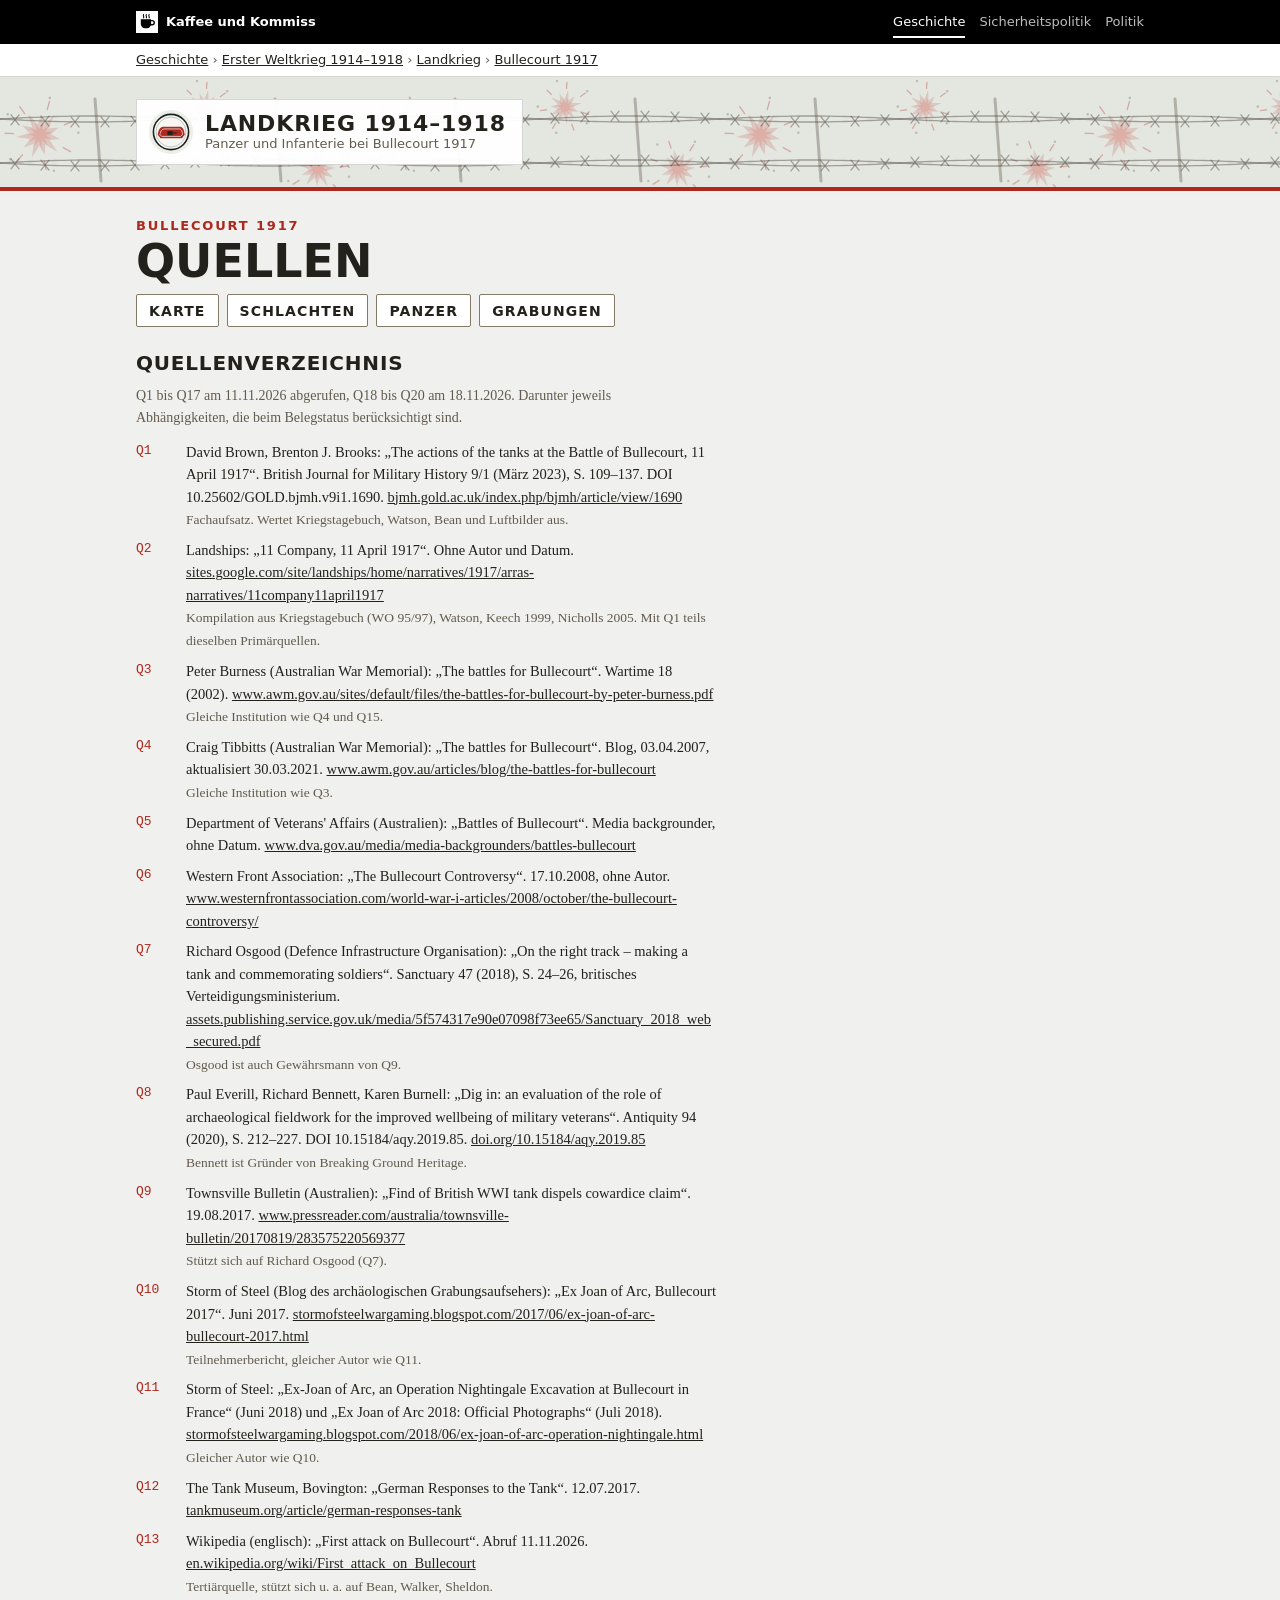
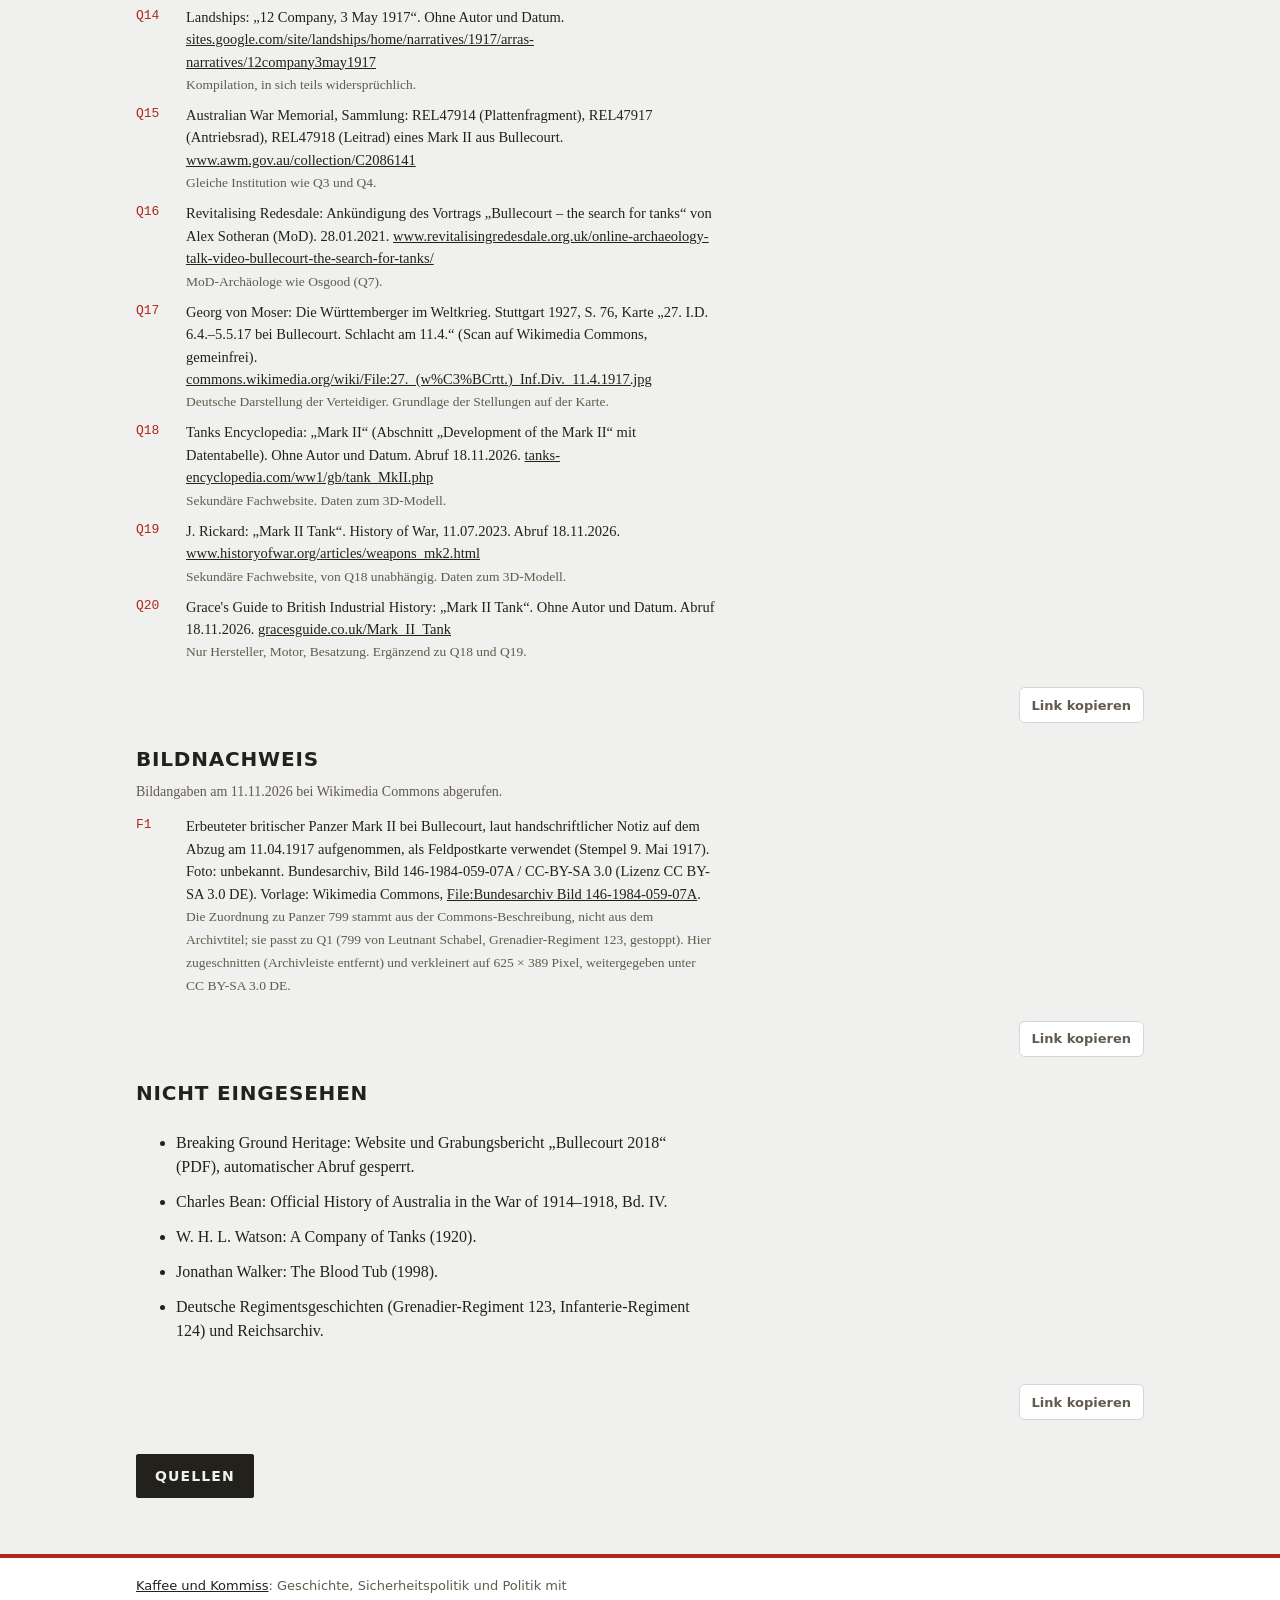
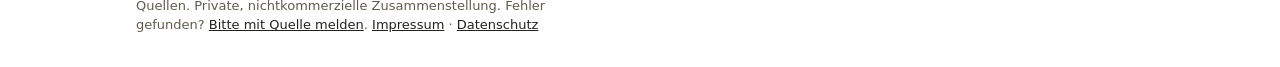
<file: quellen.html>
<!doctype html>
<html lang="de" class="kk-b-gesch">
<head>
<meta charset="utf-8">
<meta name="viewport" content="width=device-width, initial-scale=1, viewport-fit=cover">
<title>Bullecourt 1917: Quellen</title>
<meta name="description" content="Quellenverzeichnis der Bullecourt-Seiten mit Abruf-Stand und Abhängigkeiten.">
<link rel="canonical" href="https://kaffeeundkommiss.github.io/bullecourt/quellen.html">
<meta property="og:type" content="website">
<meta property="og:locale" content="de_DE">
<meta property="og:site_name" content="Erster Weltkrieg">
<meta property="og:title" content="Bullecourt 1917: Quellen">
<meta property="og:description" content="Quellenverzeichnis der Bullecourt-Seiten mit Abruf-Stand und Abhängigkeiten.">
<meta property="og:url" content="https://kaffeeundkommiss.github.io/bullecourt/quellen.html">
<!-- Vorschau für Linkvorschauen, erzeugt mit werkzeuge/vorschau.js -->
<meta property="og:image" content="https://kaffeeundkommiss.github.io/bullecourt/vorschau/quellen.jpg?v=1522677f">
<meta property="og:image:width" content="1200">
<meta property="og:image:height" content="630">
<meta property="og:image:alt" content="Quellen: Erster Weltkrieg">
<meta name="twitter:card" content="summary_large_image">
<meta name="twitter:image" content="https://kaffeeundkommiss.github.io/bullecourt/vorschau/quellen.jpg?v=1522677f">
<meta name="theme-color" content="#23211C" media="(prefers-color-scheme: light)">
<meta name="theme-color" content="#12110E" media="(prefers-color-scheme: dark)">
<meta name="apple-mobile-web-app-capable" content="yes">
<meta name="apple-mobile-web-app-title" content="Bullecourt 1917">
<link rel="icon" href="icons/favicon.svg" type="image/svg+xml">
<link rel="apple-touch-icon" sizes="180x180" href="icons/apple-touch-icon.png">
<link rel="manifest" href="manifest.webmanifest">
<link rel="stylesheet" href="site.css">
<link rel="stylesheet" href="https://kaffeeundkommiss.github.io/schriften/schriften.css">
<link rel="stylesheet" href="basis.css">
<link rel="stylesheet" href="seite.css">
<link rel="stylesheet" href="bereich.css">
</head>
<body>
<div class="kk-leiste"><div class="kk-in">
  <a class="kk-haus" href="https://kaffeeundkommiss.github.io/"><img src="kk-tasse.svg" alt="" width="22" height="22"><span>Kaffee und Kommiss</span></a>
  <nav class="kk-bereiche" aria-label="Bereiche"><a href="https://kaffeeundkommiss.github.io/geschichte/" aria-current="true">Geschichte</a><a href="https://kaffeeundkommiss.github.io/sicherheitspolitik/"><span class="kk-lang">Sicherheitspolitik</span><span class="kk-kurz">Sicherheit</span></a><a href="https://kaffeeundkommiss.github.io/politik/">Politik</a></nav>
</div></div>
<nav class="kk-pfad" aria-label="Pfad"><div class="kk-in"><a href="https://kaffeeundkommiss.github.io/geschichte/">Geschichte</a> › <a href="https://kaffeeundkommiss.github.io/geschichte/erster-weltkrieg/">Erster Weltkrieg 1914–1918</a> › <a href="https://kaffeeundkommiss.github.io/geschichte/erster-weltkrieg/landkrieg/">Landkrieg</a> › <a href="./">Bullecourt 1917</a></div></nav>
<div class="kk-kopf"><div class="kk-in">
  <a class="kk-schild" href="https://kaffeeundkommiss.github.io/geschichte/erster-weltkrieg/landkrieg/"><img src="icons/favicon.svg" alt="" width="44" height="44"><span><span class="kk-name" style="display:block">Landkrieg 1914–1918</span><span class="kk-unter" style="display:block">Panzer und Infanterie bei Bullecourt 1917</span></span></a>
</div></div>
<main class="wrap" id="inhalt">
  <header>
    <div class="brand"><div class="brand-text">
      <div class="eyebrow">Bullecourt 1917</div>
      <h1>Quellen</h1>
    </div></div>
    <nav class="pages" aria-label="Seiten">
      <a href="index.html">Karte</a>
      <a href="schlachten.html">Schlachten</a>
      <a href="panzer.html">Panzer</a>
      <a href="grabungen.html">Grabungen</a>
    </nav>
  </header>
  <section class="sect" aria-labelledby="qH">
    <h2 id="qH">Quellenverzeichnis</h2>
    <p class="hint">Q1 bis Q17 am 11.11.2026 abgerufen, Q18 bis Q20 am 18.11.2026. Darunter jeweils Abhängigkeiten, die beim Belegstatus berücksichtigt sind.</p>
    <ol class="srcs">
      <li id="q1"><span class="id">Q1</span><span>David Brown, Brenton J. Brooks: „The actions of the tanks at the Battle of Bullecourt, 11 April 1917“. British Journal for Military History 9/1 (März 2023), S. 109–137. DOI 10.25602/GOLD.bjmh.v9i1.1690. <a href="https://bjmh.gold.ac.uk/index.php/bjmh/article/view/1690">bjmh.gold.ac.uk/index.php/bjmh/article/view/1690</a><br><span class="dep">Fachaufsatz. Wertet Kriegstagebuch, Watson, Bean und Luftbilder aus.</span></span></li>
      <li id="q2"><span class="id">Q2</span><span>Landships: „11 Company, 11 April 1917“. Ohne Autor und Datum. <a href="https://sites.google.com/site/landships/home/narratives/1917/arras-narratives/11company11april1917">sites.google.com/site/landships/home/narratives/1917/arras-narratives/11company11april1917</a><br><span class="dep">Kompilation aus Kriegstagebuch (WO 95/97), Watson, Keech 1999, Nicholls 2005. Mit Q1 teils dieselben Primärquellen.</span></span></li>
      <li id="q3"><span class="id">Q3</span><span>Peter Burness (Australian War Memorial): „The battles for Bullecourt“. Wartime 18 (2002). <a href="https://www.awm.gov.au/sites/default/files/the-battles-for-bullecourt-by-peter-burness.pdf">www.awm.gov.au/sites/default/files/the-battles-for-bullecourt-by-peter-burness.pdf</a><br><span class="dep">Gleiche Institution wie Q4 und Q15.</span></span></li>
      <li id="q4"><span class="id">Q4</span><span>Craig Tibbitts (Australian War Memorial): „The battles for Bullecourt“. Blog, 03.04.2007, aktualisiert 30.03.2021. <a href="https://www.awm.gov.au/articles/blog/the-battles-for-bullecourt">www.awm.gov.au/articles/blog/the-battles-for-bullecourt</a><br><span class="dep">Gleiche Institution wie Q3.</span></span></li>
      <li id="q5"><span class="id">Q5</span><span>Department of Veterans' Affairs (Australien): „Battles of Bullecourt“. Media backgrounder, ohne Datum. <a href="https://www.dva.gov.au/media/media-backgrounders/battles-bullecourt">www.dva.gov.au/media/media-backgrounders/battles-bullecourt</a></span></li>
      <li id="q6"><span class="id">Q6</span><span>Western Front Association: „The Bullecourt Controversy“. 17.10.2008, ohne Autor. <a href="https://www.westernfrontassociation.com/world-war-i-articles/2008/october/the-bullecourt-controversy/">www.westernfrontassociation.com/world-war-i-articles/2008/october/the-bullecourt-controversy/</a></span></li>
      <li id="q7"><span class="id">Q7</span><span>Richard Osgood (Defence Infrastructure Organisation): „On the right track – making a tank and commemorating soldiers“. Sanctuary 47 (2018), S. 24–26, britisches Verteidigungsministerium. <a href="https://assets.publishing.service.gov.uk/media/5f574317e90e07098f73ee65/Sanctuary_2018_web_secured.pdf">assets.publishing.service.gov.uk/media/5f574317e90e07098f73ee65/Sanctuary_2018_web_secured.pdf</a><br><span class="dep">Osgood ist auch Gewährsmann von Q9.</span></span></li>
      <li id="q8"><span class="id">Q8</span><span>Paul Everill, Richard Bennett, Karen Burnell: „Dig in: an evaluation of the role of archaeological fieldwork for the improved wellbeing of military veterans“. Antiquity 94 (2020), S. 212–227. DOI 10.15184/aqy.2019.85. <a href="https://doi.org/10.15184/aqy.2019.85">doi.org/10.15184/aqy.2019.85</a><br><span class="dep">Bennett ist Gründer von Breaking Ground Heritage.</span></span></li>
      <li id="q9"><span class="id">Q9</span><span>Townsville Bulletin (Australien): „Find of British WWI tank dispels cowardice claim“. 19.08.2017. <a href="https://www.pressreader.com/australia/townsville-bulletin/20170819/283575220569377">www.pressreader.com/australia/townsville-bulletin/20170819/283575220569377</a><br><span class="dep">Stützt sich auf Richard Osgood (Q7).</span></span></li>
      <li id="q10"><span class="id">Q10</span><span>Storm of Steel (Blog des archäologischen Grabungsaufsehers): „Ex Joan of Arc, Bullecourt 2017“. Juni 2017. <a href="https://stormofsteelwargaming.blogspot.com/2017/06/ex-joan-of-arc-bullecourt-2017.html">stormofsteelwargaming.blogspot.com/2017/06/ex-joan-of-arc-bullecourt-2017.html</a><br><span class="dep">Teilnehmerbericht, gleicher Autor wie Q11.</span></span></li>
      <li id="q11"><span class="id">Q11</span><span>Storm of Steel: „Ex-Joan of Arc, an Operation Nightingale Excavation at Bullecourt in France“ (Juni 2018) und „Ex Joan of Arc 2018: Official Photographs“ (Juli 2018). <a href="https://stormofsteelwargaming.blogspot.com/2018/06/ex-joan-of-arc-operation-nightingale.html">stormofsteelwargaming.blogspot.com/2018/06/ex-joan-of-arc-operation-nightingale.html</a><br><span class="dep">Gleicher Autor wie Q10.</span></span></li>
      <li id="q12"><span class="id">Q12</span><span>The Tank Museum, Bovington: „German Responses to the Tank“. 12.07.2017. <a href="https://tankmuseum.org/article/german-responses-tank">tankmuseum.org/article/german-responses-tank</a></span></li>
      <li id="q13"><span class="id">Q13</span><span>Wikipedia (englisch): „First attack on Bullecourt“. Abruf 11.11.2026. <a href="https://en.wikipedia.org/wiki/First_attack_on_Bullecourt">en.wikipedia.org/wiki/First_attack_on_Bullecourt</a><br><span class="dep">Tertiärquelle, stützt sich u. a. auf Bean, Walker, Sheldon.</span></span></li>
      <li id="q14"><span class="id">Q14</span><span>Landships: „12 Company, 3 May 1917“. Ohne Autor und Datum. <a href="https://sites.google.com/site/landships/home/narratives/1917/arras-narratives/12company3may1917">sites.google.com/site/landships/home/narratives/1917/arras-narratives/12company3may1917</a><br><span class="dep">Kompilation, in sich teils widersprüchlich.</span></span></li>
      <li id="q15"><span class="id">Q15</span><span>Australian War Memorial, Sammlung: REL47914 (Plattenfragment), REL47917 (Antriebsrad), REL47918 (Leitrad) eines Mark II aus Bullecourt. <a href="https://www.awm.gov.au/collection/C2086141">www.awm.gov.au/collection/C2086141</a><br><span class="dep">Gleiche Institution wie Q3 und Q4.</span></span></li>
      <li id="q16"><span class="id">Q16</span><span>Revitalising Redesdale: Ankündigung des Vortrags „Bullecourt – the search for tanks“ von Alex Sotheran (MoD). 28.01.2021. <a href="https://www.revitalisingredesdale.org.uk/online-archaeology-talk-video-bullecourt-the-search-for-tanks/">www.revitalisingredesdale.org.uk/online-archaeology-talk-video-bullecourt-the-search-for-tanks/</a><br><span class="dep">MoD-Archäologe wie Osgood (Q7).</span></span></li>
      <li id="q17"><span class="id">Q17</span><span>Georg von Moser: Die Württemberger im Weltkrieg. Stuttgart 1927, S. 76, Karte „27. I.D. 6.4.–5.5.17 bei Bullecourt. Schlacht am 11.4.“ (Scan auf Wikimedia Commons, gemeinfrei). <a href="https://commons.wikimedia.org/wiki/File:27._(w%C3%BCrtt.)_Inf.Div._11.4.1917.jpg">commons.wikimedia.org/wiki/File:27._(w%C3%BCrtt.)_Inf.Div._11.4.1917.jpg</a><br><span class="dep">Deutsche Darstellung der Verteidiger. Grundlage der Stellungen auf der Karte.</span></span></li>
      <li id="q18"><span class="id">Q18</span><span>Tanks Encyclopedia: „Mark II“ (Abschnitt „Development of the Mark II“ mit Datentabelle). Ohne Autor und Datum. Abruf 18.11.2026. <a href="https://tanks-encyclopedia.com/ww1/gb/tank_MkII.php">tanks-encyclopedia.com/ww1/gb/tank_MkII.php</a><br><span class="dep">Sekundäre Fachwebsite. Daten zum 3D-Modell.</span></span></li>
      <li id="q19"><span class="id">Q19</span><span>J. Rickard: „Mark II Tank“. History of War, 11.07.2023. Abruf 18.11.2026. <a href="https://www.historyofwar.org/articles/weapons_mk2.html">www.historyofwar.org/articles/weapons_mk2.html</a><br><span class="dep">Sekundäre Fachwebsite, von Q18 unabhängig. Daten zum 3D-Modell.</span></span></li>
      <li id="q20"><span class="id">Q20</span><span>Grace's Guide to British Industrial History: „Mark II Tank“. Ohne Autor und Datum. Abruf 18.11.2026. <a href="https://gracesguide.co.uk/Mark_II_Tank">gracesguide.co.uk/Mark_II_Tank</a><br><span class="dep">Nur Hersteller, Motor, Besatzung. Ergänzend zu Q18 und Q19.</span></span></li>
    </ol>
  </section>
  <section class="sect" aria-labelledby="fH">
    <h2 id="fH">Bildnachweis</h2>
    <p class="hint">Bildangaben am 11.11.2026 bei Wikimedia Commons abgerufen.</p>
    <ol class="srcs">
      <li id="f1"><span class="id">F1</span><span>Erbeuteter britischer Panzer Mark II bei Bullecourt, laut handschriftlicher Notiz auf dem Abzug am 11.04.1917 aufgenommen, als Feldpostkarte verwendet (Stempel 9. Mai 1917). Foto: unbekannt. Bundesarchiv, Bild 146-1984-059-07A / CC-BY-SA 3.0 (Lizenz CC BY-SA 3.0 DE). Vorlage: Wikimedia Commons, <a href="https://commons.wikimedia.org/wiki/File:Bundesarchiv_Bild_146-1984-059-07A,_Bullecourt,_erbeuteter_britischer_Panzer.jpg">File:Bundesarchiv Bild 146-1984-059-07A</a>. <span class="dep">Die Zuordnung zu Panzer 799 stammt aus der Commons-Beschreibung, nicht aus dem Archivtitel; sie passt zu Q1 (799 von Leutnant Schabel, Grenadier-Regiment 123, gestoppt). Hier zugeschnitten (Archivleiste entfernt) und verkleinert auf 625 × 389 Pixel, weitergegeben unter CC BY-SA 3.0 DE.</span></span></li>
    </ol>
  </section>
  <section class="sect" aria-labelledby="nH">
    <h2 id="nH">Nicht eingesehen</h2>
    <ul class="prose">
      <li>Breaking Ground Heritage: Website und Grabungsbericht „Bullecourt 2018“ (PDF), automatischer Abruf gesperrt.</li>
      <li>Charles Bean: Official History of Australia in the War of 1914–1918, Bd. IV.</li>
      <li>W. H. L. Watson: A Company of Tanks (1920).</li>
      <li>Jonathan Walker: The Blood Tub (1998).</li>
      <li>Deutsche Regimentsgeschichten (Grenadier-Regiment 123, Infanterie-Regiment 124) und Reichsarchiv.</li>
    </ul>
  </section>

  <p class="qnav"><a class="qbtn" href="quellen.html">Quellen</a></p>
</main>
<footer class="kk-fuss"><div class="kk-in">
  <p><a href="https://kaffeeundkommiss.github.io/">Kaffee und Kommiss</a>: Geschichte, Sicherheitspolitik und Politik mit Quellen. Private, nichtkommerzielle Zusammenstellung. Fehler gefunden? <a href="https://kaffeeundkommiss.github.io/kontakt/">Bitte mit Quelle melden</a>. <a href="https://kaffeeundkommiss.github.io/kontakt/#impressum">Impressum</a> · <a href="https://kaffeeundkommiss.github.io/kontakt/#datenschutz">Datenschutz</a></p>
</div></footer>
<script src="link-teilen.js?v=1" defer></script>
</body>
</html>
</file>
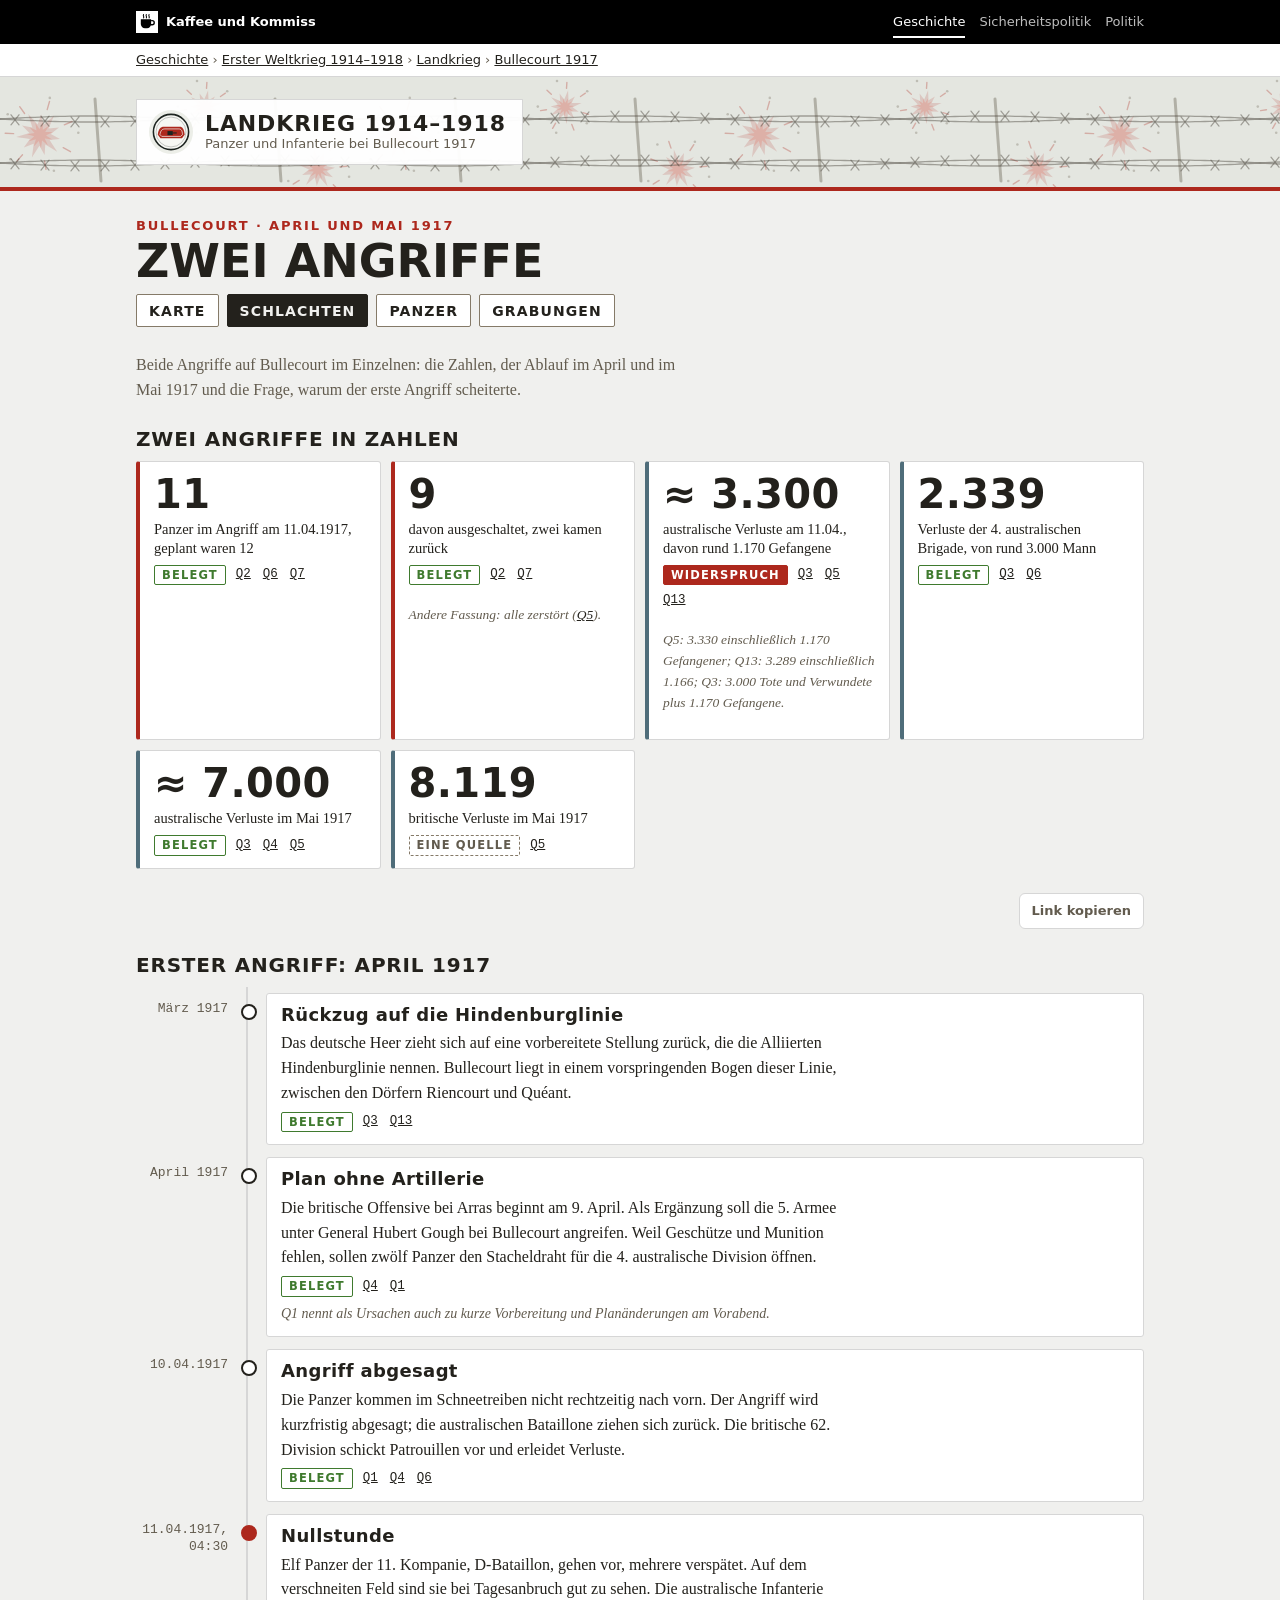
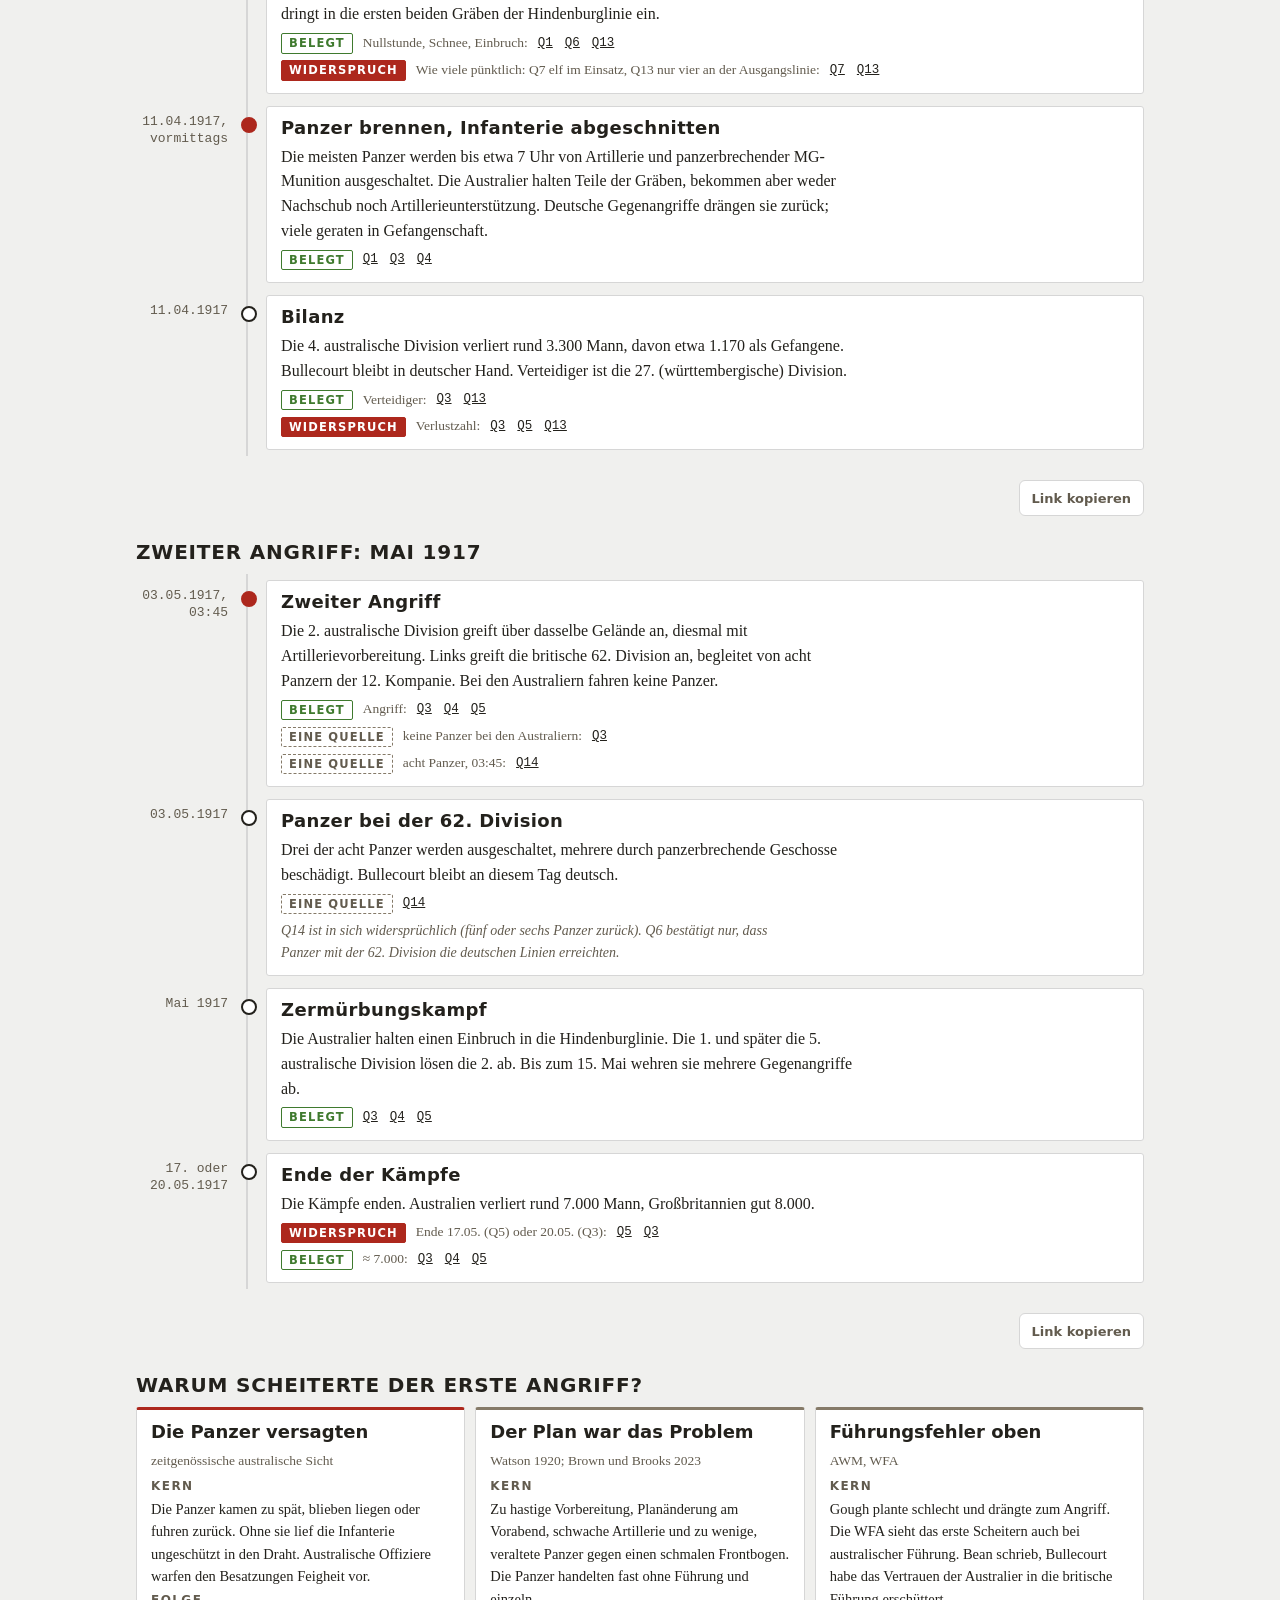
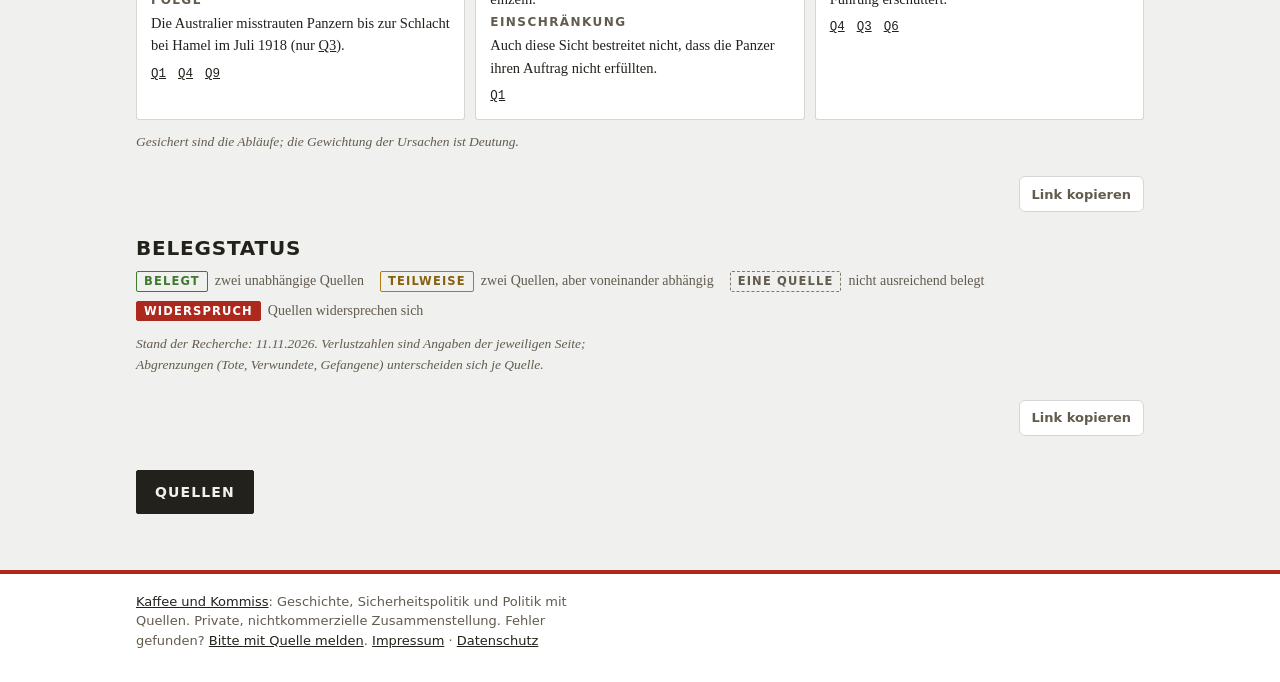
<file: schlachten.html>
<!doctype html>
<html lang="de" class="kk-b-gesch">
<head>
<meta charset="utf-8">
<meta name="viewport" content="width=device-width, initial-scale=1, viewport-fit=cover">
<title>Bullecourt 1917: Schlachten</title>
<meta name="description" content="Die beiden Angriffe auf Bullecourt im April und Mai 1917: Zahlen, Ablauf, Deutungen, mit Belegstatus je Aussage.">
<link rel="canonical" href="https://kaffeeundkommiss.github.io/bullecourt/schlachten.html">
<meta property="og:type" content="website">
<meta property="og:locale" content="de_DE">
<meta property="og:site_name" content="Erster Weltkrieg">
<meta property="og:title" content="Bullecourt 1917: Schlachten">
<meta property="og:description" content="Die beiden Angriffe auf Bullecourt im April und Mai 1917: Zahlen, Ablauf, Deutungen, mit Belegstatus je Aussage.">
<meta property="og:url" content="https://kaffeeundkommiss.github.io/bullecourt/schlachten.html">
<!-- Vorschau für Linkvorschauen, erzeugt mit werkzeuge/vorschau.js -->
<meta property="og:image" content="https://kaffeeundkommiss.github.io/bullecourt/vorschau/schlachten.jpg?v=ee454e3c">
<meta property="og:image:width" content="1200">
<meta property="og:image:height" content="630">
<meta property="og:image:alt" content="Die beiden Angriffe: Erster Weltkrieg">
<meta name="twitter:card" content="summary_large_image">
<meta name="twitter:image" content="https://kaffeeundkommiss.github.io/bullecourt/vorschau/schlachten.jpg?v=ee454e3c">
<meta name="theme-color" content="#23211C" media="(prefers-color-scheme: light)">
<meta name="theme-color" content="#12110E" media="(prefers-color-scheme: dark)">
<meta name="apple-mobile-web-app-capable" content="yes">
<meta name="apple-mobile-web-app-title" content="Bullecourt 1917">
<link rel="icon" href="icons/favicon.svg" type="image/svg+xml">
<link rel="apple-touch-icon" sizes="180x180" href="icons/apple-touch-icon.png">
<link rel="manifest" href="manifest.webmanifest">
<link rel="stylesheet" href="site.css">
<link rel="stylesheet" href="https://kaffeeundkommiss.github.io/schriften/schriften.css">
<link rel="stylesheet" href="basis.css">
<link rel="stylesheet" href="seite.css">
<link rel="stylesheet" href="bereich.css">
</head>
<body>
<div class="kk-leiste"><div class="kk-in">
  <a class="kk-haus" href="https://kaffeeundkommiss.github.io/"><img src="kk-tasse.svg" alt="" width="22" height="22"><span>Kaffee und Kommiss</span></a>
  <nav class="kk-bereiche" aria-label="Bereiche"><a href="https://kaffeeundkommiss.github.io/geschichte/" aria-current="true">Geschichte</a><a href="https://kaffeeundkommiss.github.io/sicherheitspolitik/"><span class="kk-lang">Sicherheitspolitik</span><span class="kk-kurz">Sicherheit</span></a><a href="https://kaffeeundkommiss.github.io/politik/">Politik</a></nav>
</div></div>
<nav class="kk-pfad" aria-label="Pfad"><div class="kk-in"><a href="https://kaffeeundkommiss.github.io/geschichte/">Geschichte</a> › <a href="https://kaffeeundkommiss.github.io/geschichte/erster-weltkrieg/">Erster Weltkrieg 1914–1918</a> › <a href="https://kaffeeundkommiss.github.io/geschichte/erster-weltkrieg/landkrieg/">Landkrieg</a> › <a href="./">Bullecourt 1917</a></div></nav>
<div class="kk-kopf"><div class="kk-in">
  <a class="kk-schild" href="https://kaffeeundkommiss.github.io/geschichte/erster-weltkrieg/landkrieg/"><img src="icons/favicon.svg" alt="" width="44" height="44"><span><span class="kk-name" style="display:block">Landkrieg 1914–1918</span><span class="kk-unter" style="display:block">Panzer und Infanterie bei Bullecourt 1917</span></span></a>
</div></div>
<main class="wrap" id="inhalt">
  <header>
    <div class="brand"><div class="brand-text">
      <div class="eyebrow">Bullecourt · April und Mai 1917</div>
      <h1>Zwei Angriffe</h1>
    </div></div>
    <nav class="pages" aria-label="Seiten">
      <a href="index.html">Karte</a>
      <a href="schlachten.html" aria-current="page">Schlachten</a>
      <a href="panzer.html">Panzer</a>
      <a href="grabungen.html">Grabungen</a>
    </nav>
  </header>
  <section class="sect">
    <p class="lede">Beide Angriffe auf Bullecourt im Einzelnen: die Zahlen, der Ablauf im April und im Mai 1917 und die Frage, warum der erste Angriff scheiterte.</p>
  </section>
  <section class="sect" aria-labelledby="zH">
    <h2 id="zH">Zwei Angriffe in Zahlen</h2>
    <div class="stats">
      <div class="stat red"><div class="num">11</div><div class="lbl">Panzer im Angriff am 11.04.1917, geplant waren 12</div><div class="meta"><span class="b ok">belegt</span><a href="quellen.html#q2">Q2</a><a href="quellen.html#q6">Q6</a><a href="quellen.html#q7">Q7</a></div></div>
      <div class="stat red"><div class="num">9</div><div class="lbl">davon ausgeschaltet, zwei kamen zurück</div><div class="meta"><span class="b ok">belegt</span><a href="quellen.html#q2">Q2</a><a href="quellen.html#q7">Q7</a></div><p class="why">Andere Fassung: alle zerstört (<a href="quellen.html#q5">Q5</a>).</p></div>
      <div class="stat"><div class="num">≈ 3.300</div><div class="lbl">australische Verluste am 11.04., davon rund 1.170 Gefangene</div><div class="meta"><span class="b wid">Widerspruch</span><a href="quellen.html#q3">Q3</a><a href="quellen.html#q5">Q5</a><a href="quellen.html#q13">Q13</a></div><p class="why">Q5: 3.330 einschließlich 1.170 Gefangener; Q13: 3.289 einschließlich 1.166; Q3: 3.000 Tote und Verwundete plus 1.170 Gefangene.</p></div>
      <div class="stat"><div class="num">2.339</div><div class="lbl">Verluste der 4. australischen Brigade, von rund 3.000 Mann</div><div class="meta"><span class="b ok">belegt</span><a href="quellen.html#q3">Q3</a><a href="quellen.html#q6">Q6</a></div></div>
      <div class="stat"><div class="num">≈ 7.000</div><div class="lbl">australische Verluste im Mai 1917</div><div class="meta"><span class="b ok">belegt</span><a href="quellen.html#q3">Q3</a><a href="quellen.html#q4">Q4</a><a href="quellen.html#q5">Q5</a></div></div>
      <div class="stat"><div class="num">8.119</div><div class="lbl">britische Verluste im Mai 1917</div><div class="meta"><span class="b one">eine Quelle</span><a href="quellen.html#q5">Q5</a></div></div>
    </div>
  </section>
  <section class="sect" aria-labelledby="t1H">
    <h2 id="t1H">Erster Angriff: April 1917</h2>
    <ol class="tl">
      <li>
        <div class="t">März 1917</div><div class="rail"></div>
        <div class="card">
          <h3>Rückzug auf die Hindenburglinie</h3>
          <p>Das deutsche Heer zieht sich auf eine vorbereitete Stellung zurück, die die Alliierten Hindenburglinie nennen. Bullecourt liegt in einem vorspringenden Bogen dieser Linie, zwischen den Dörfern Riencourt und Quéant.</p>
          <div class="meta"><span class="b ok">belegt</span><a href="quellen.html#q3">Q3</a><a href="quellen.html#q13">Q13</a></div>
        </div>
      </li>
      <li>
        <div class="t">April 1917</div><div class="rail"></div>
        <div class="card">
          <h3>Plan ohne Artillerie</h3>
          <p>Die britische Offensive bei Arras beginnt am 9. April. Als Ergänzung soll die 5. Armee unter General Hubert Gough bei Bullecourt angreifen. Weil Geschütze und Munition fehlen, sollen zwölf Panzer den Stacheldraht für die 4. australische Division öffnen.</p>
          <div class="meta"><span class="b ok">belegt</span><a href="quellen.html#q4">Q4</a><a href="quellen.html#q1">Q1</a></div>
          <p class="why">Q1 nennt als Ursachen auch zu kurze Vorbereitung und Planänderungen am Vorabend.</p>
        </div>
      </li>
      <li>
        <div class="t">10.04.1917</div><div class="rail"></div>
        <div class="card">
          <h3>Angriff abgesagt</h3>
          <p>Die Panzer kommen im Schneetreiben nicht rechtzeitig nach vorn. Der Angriff wird kurzfristig abgesagt; die australischen Bataillone ziehen sich zurück. Die britische 62. Division schickt Patrouillen vor und erleidet Verluste.</p>
          <div class="meta"><span class="b ok">belegt</span><a href="quellen.html#q1">Q1</a><a href="quellen.html#q4">Q4</a><a href="quellen.html#q6">Q6</a></div>
        </div>
      </li>
      <li class="key">
        <div class="t">11.04.1917, 04:30</div><div class="rail"></div>
        <div class="card">
          <h3>Nullstunde</h3>
          <p>Elf Panzer der 11. Kompanie, D-Bataillon, gehen vor, mehrere verspätet. Auf dem verschneiten Feld sind sie bei Tagesanbruch gut zu sehen. Die australische Infanterie dringt in die ersten beiden Gräben der Hindenburglinie ein.</p>
          <div class="meta"><span class="b ok">belegt</span>Nullstunde, Schnee, Einbruch: <a href="quellen.html#q1">Q1</a><a href="quellen.html#q6">Q6</a><a href="quellen.html#q13">Q13</a></div><div class="meta"><span class="b wid">Widerspruch</span>Wie viele pünktlich: Q7 elf im Einsatz, Q13 nur vier an der Ausgangslinie: <a href="quellen.html#q7">Q7</a><a href="quellen.html#q13">Q13</a></div>
        </div>
      </li>
      <li class="key">
        <div class="t">11.04.1917, vormittags</div><div class="rail"></div>
        <div class="card">
          <h3>Panzer brennen, Infanterie abgeschnitten</h3>
          <p>Die meisten Panzer werden bis etwa 7 Uhr von Artillerie und panzerbrechender MG-Munition ausgeschaltet. Die Australier halten Teile der Gräben, bekommen aber weder Nachschub noch Artillerieunterstützung. Deutsche Gegenangriffe drängen sie zurück; viele geraten in Gefangenschaft.</p>
          <div class="meta"><span class="b ok">belegt</span><a href="quellen.html#q1">Q1</a><a href="quellen.html#q3">Q3</a><a href="quellen.html#q4">Q4</a></div>
        </div>
      </li>
      <li>
        <div class="t">11.04.1917</div><div class="rail"></div>
        <div class="card">
          <h3>Bilanz</h3>
          <p>Die 4. australische Division verliert rund 3.300 Mann, davon etwa 1.170 als Gefangene. Bullecourt bleibt in deutscher Hand. Verteidiger ist die 27. (württembergische) Division.</p>
          <div class="meta"><span class="b ok">belegt</span>Verteidiger: <a href="quellen.html#q3">Q3</a><a href="quellen.html#q13">Q13</a></div><div class="meta"><span class="b wid">Widerspruch</span>Verlustzahl: <a href="quellen.html#q3">Q3</a><a href="quellen.html#q5">Q5</a><a href="quellen.html#q13">Q13</a></div>
        </div>
      </li>
    </ol>
  </section>
  <section class="sect" aria-labelledby="t2H">
    <h2 id="t2H">Zweiter Angriff: Mai 1917</h2>
    <ol class="tl">
      <li class="key">
        <div class="t">03.05.1917, 03:45</div><div class="rail"></div>
        <div class="card">
          <h3>Zweiter Angriff</h3>
          <p>Die 2. australische Division greift über dasselbe Gelände an, diesmal mit Artillerievorbereitung. Links greift die britische 62. Division an, begleitet von acht Panzern der 12. Kompanie. Bei den Australiern fahren keine Panzer.</p>
          <div class="meta"><span class="b ok">belegt</span>Angriff: <a href="quellen.html#q3">Q3</a><a href="quellen.html#q4">Q4</a><a href="quellen.html#q5">Q5</a></div><div class="meta"><span class="b one">eine Quelle</span>keine Panzer bei den Australiern: <a href="quellen.html#q3">Q3</a></div><div class="meta"><span class="b one">eine Quelle</span>acht Panzer, 03:45: <a href="quellen.html#q14">Q14</a></div>
        </div>
      </li>
      <li>
        <div class="t">03.05.1917</div><div class="rail"></div>
        <div class="card">
          <h3>Panzer bei der 62. Division</h3>
          <p>Drei der acht Panzer werden ausgeschaltet, mehrere durch panzerbrechende Geschosse beschädigt. Bullecourt bleibt an diesem Tag deutsch.</p>
          <div class="meta"><span class="b one">eine Quelle</span><a href="quellen.html#q14">Q14</a></div>
          <p class="why">Q14 ist in sich widersprüchlich (fünf oder sechs Panzer zurück). Q6 bestätigt nur, dass Panzer mit der 62. Division die deutschen Linien erreichten.</p>
        </div>
      </li>
      <li>
        <div class="t">Mai 1917</div><div class="rail"></div>
        <div class="card">
          <h3>Zermürbungskampf</h3>
          <p>Die Australier halten einen Einbruch in die Hindenburglinie. Die 1. und später die 5. australische Division lösen die 2. ab. Bis zum 15. Mai wehren sie mehrere Gegenangriffe ab.</p>
          <div class="meta"><span class="b ok">belegt</span><a href="quellen.html#q3">Q3</a><a href="quellen.html#q4">Q4</a><a href="quellen.html#q5">Q5</a></div>
        </div>
      </li>
      <li>
        <div class="t">17. oder 20.05.1917</div><div class="rail"></div>
        <div class="card">
          <h3>Ende der Kämpfe</h3>
          <p>Die Kämpfe enden. Australien verliert rund 7.000 Mann, Großbritannien gut 8.000.</p>
          <div class="meta"><span class="b wid">Widerspruch</span>Ende 17.05. (Q5) oder 20.05. (Q3): <a href="quellen.html#q5">Q5</a><a href="quellen.html#q3">Q3</a></div><div class="meta"><span class="b ok">belegt</span>≈ 7.000: <a href="quellen.html#q3">Q3</a><a href="quellen.html#q4">Q4</a><a href="quellen.html#q5">Q5</a></div>
        </div>
      </li>
    </ol>
  </section>
  <section class="sect" aria-labelledby="dH">
    <h2 id="dH">Warum scheiterte der erste Angriff?</h2>
    <div class="theses">
      <article class="th lead">
        <h3>Die Panzer versagten</h3>
        <p class="who2">zeitgenössische australische Sicht</p>
        <dl>
          <dt>Kern</dt><dd>Die Panzer kamen zu spät, blieben liegen oder fuhren zurück. Ohne sie lief die Infanterie ungeschützt in den Draht. Australische Offiziere warfen den Besatzungen Feigheit vor.</dd>
          <dt>Folge</dt><dd>Die Australier misstrauten Panzern bis zur Schlacht bei Hamel im Juli 1918 (nur <a href="quellen.html#q3">Q3</a>).</dd>
        </dl>
        <div class="meta"><a href="quellen.html#q1">Q1</a><a href="quellen.html#q4">Q4</a><a href="quellen.html#q9">Q9</a></div>
      </article>
      <article class="th">
        <h3>Der Plan war das Problem</h3>
        <p class="who2">Watson 1920; Brown und Brooks 2023</p>
        <dl>
          <dt>Kern</dt><dd>Zu hastige Vorbereitung, Planänderung am Vorabend, schwache Artillerie und zu wenige, veraltete Panzer gegen einen schmalen Frontbogen. Die Panzer handelten fast ohne Führung und einzeln.</dd>
          <dt>Einschränkung</dt><dd>Auch diese Sicht bestreitet nicht, dass die Panzer ihren Auftrag nicht erfüllten.</dd>
        </dl>
        <div class="meta"><a href="quellen.html#q1">Q1</a></div>
      </article>
      <article class="th">
        <h3>Führungsfehler oben</h3>
        <p class="who2">AWM, WFA</p>
        <dl>
          <dt>Kern</dt><dd>Gough plante schlecht und drängte zum Angriff. Die WFA sieht das erste Scheitern auch bei australischer Führung. Bean schrieb, Bullecourt habe das Vertrauen der Australier in die britische Führung erschüttert.</dd>
        </dl>
        <div class="meta"><a href="quellen.html#q4">Q4</a><a href="quellen.html#q3">Q3</a><a href="quellen.html#q6">Q6</a></div>
      </article>
    </div>
    <p class="note">Gesichert sind die Abläufe; die Gewichtung der Ursachen ist Deutung.</p>
  </section>
  <section class="sect" aria-labelledby="stH">
    <h2 id="stH">Belegstatus</h2>
    <ul class="status">
      <li><span class="b ok">belegt</span>zwei unabhängige Quellen</li>
      <li><span class="b part">teilweise</span>zwei Quellen, aber voneinander abhängig</li>
      <li><span class="b one">eine Quelle</span>nicht ausreichend belegt</li>
      <li><span class="b wid">Widerspruch</span>Quellen widersprechen sich</li>
    </ul>
    <p class="note">Stand der Recherche: 11.11.2026. Verlustzahlen sind Angaben der jeweiligen Seite; Abgrenzungen (Tote, Verwundete, Gefangene) unterscheiden sich je Quelle.</p>
  </section>

  <p class="qnav"><a class="qbtn" href="quellen.html">Quellen</a></p>
</main>
<footer class="kk-fuss"><div class="kk-in">
  <p><a href="https://kaffeeundkommiss.github.io/">Kaffee und Kommiss</a>: Geschichte, Sicherheitspolitik und Politik mit Quellen. Private, nichtkommerzielle Zusammenstellung. Fehler gefunden? <a href="https://kaffeeundkommiss.github.io/kontakt/">Bitte mit Quelle melden</a>. <a href="https://kaffeeundkommiss.github.io/kontakt/#impressum">Impressum</a> · <a href="https://kaffeeundkommiss.github.io/kontakt/#datenschutz">Datenschutz</a></p>
</div></footer>
<script src="link-teilen.js?v=1" defer></script>
</body>
</html>
</file>
<file: site.css>
/* Gemeinsame Bausteine aller Seiten: Begriffserklärungen, Kontextzeile, einklappbare Belege.
   Nutzt die Farb- und Schrift-Variablen der jeweiligen Seite (--ink, --muted, --panel, --rule, --border, --red, --f-*). */

/* Antippbare Begriffe */
button.gl { all: unset; cursor: help; color: inherit; font: inherit; text-decoration: underline dotted; text-decoration-thickness: 1.5px;
  text-underline-offset: 3px; text-decoration-color: var(--muted); border-radius: 2px }
button.gl:hover { text-decoration-color: var(--red) }
button.gl:focus-visible { outline: 2px solid var(--red); outline-offset: 2px }
button.gl[aria-expanded="true"] { background: var(--red-soft, rgba(173,40,29,.14)) }
.glpop { position: absolute; z-index: 50; max-width: min(340px, calc(100vw - 32px)); background: var(--panel); color: var(--ink);
  border: 1px solid var(--border); border-left: 4px solid var(--red); border-radius: 3px; padding: 10px 12px 10px;
  box-shadow: 0 6px 22px rgba(0,0,0,.18); font: 400 15px/1.45 var(--f-body); display: grid; gap: 6px }
.glpop b { font: 700 16px/1.15 var(--f-display); letter-spacing: .03em; text-transform: uppercase }
.glpop p { margin: 0 }
.glpop .glmore { font-size: 13.5px; color: var(--muted) } .glpop .glmore a { color: var(--ink) }
.glpop .glx { all: unset; position: absolute; right: 6px; top: 4px; width: 28px; height: 28px; text-align: center; line-height: 28px; cursor: pointer; color: var(--muted); font-size: 18px }
.glpop .glx:focus-visible { outline: 2px solid var(--red) }

/* Kontextzeile unter der Navigation (Seiten ohne Einführungskasten) */
.ctx { margin: 0; font-size: 14px; color: var(--muted) }
.ctx a { color: var(--ink) }

/* Einklappbare Belege in Ablaufkarten und Zahlenkästen */
details.belege { margin-top: 2px }
details.belege > summary { list-style: none; cursor: pointer; display: flex; flex-wrap: wrap; align-items: center; gap: 6px; min-height: 32px;
  font: 600 12.5px/1 var(--f-display); letter-spacing: .08em; text-transform: uppercase; color: var(--muted) }
details.belege > summary::-webkit-details-marker { display: none }
details.belege > summary::before { content: "▸"; font-size: 12px; width: 10px; transition: transform .15s }
details.belege[open] > summary::before { transform: rotate(90deg) }
details.belege > summary .b { font-size: 10.5px; padding: 3px 5px 2px }
details.belege > summary:hover { color: var(--ink) }
details.belege > summary:focus-visible { outline: 2px solid var(--red); outline-offset: 2px }
details.belege > .belin { display: grid; gap: 6px; padding: 6px 0 2px 16px; border-left: 2px solid var(--rule); margin-top: 4px }
.beltoggle { all: unset; cursor: pointer; justify-self: start; font: 600 13px/1 var(--f-display); letter-spacing: .08em; text-transform: uppercase;
  border: 1px solid var(--border); border-radius: 2px; padding: 9px 11px 8px; background: var(--panel); color: var(--ink) }
.beltoggle:focus-visible { outline: 2px solid var(--red); outline-offset: 2px }
.belhead { display: flex; flex-wrap: wrap; align-items: center; justify-content: space-between; gap: 10px }

/* Legende des Belegstatus als aufklappbare Zeile */
details.statuslegend > summary { list-style: none; cursor: pointer; font: 600 14px/1.2 var(--f-display); letter-spacing: .06em; text-transform: uppercase; color: var(--ink); min-height: 32px; display: flex; align-items: center; gap: 8px }
details.statuslegend > summary::-webkit-details-marker { display: none }
details.statuslegend > summary::before { content: "▸"; font-size: 12px; width: 10px; transition: transform .15s }
details.statuslegend[open] > summary::before { transform: rotate(90deg) }
details.statuslegend > summary:focus-visible { outline: 2px solid var(--red); outline-offset: 2px }
details.statuslegend[open] > summary { margin-bottom: 10px }
details.statuslegend > *:not(summary) + * { margin-top: 10px }

/* Schaltfläche „Quellen“ am Seitenende und Rückweg auf den Quellenseiten */
.qnav { margin: 8px 0 0 }
a.qbtn { display: inline-flex; align-items: center; min-height: 44px; box-sizing: border-box; padding: 0 18px;
  font: 600 14px/1 var(--f-display); letter-spacing: .08em; text-transform: uppercase; text-decoration: none;
  color: var(--paper, #fff); background: var(--ink); border: 1px solid var(--ink); border-radius: 2px }
a.qbtn:hover { background: var(--red); border-color: var(--red) }
a.qbtn:focus-visible { outline: 2px solid var(--red); outline-offset: 2px }
/* Quellenseiten: aktueller Bereich in der Navigation */
nav.pages a[aria-current="true"] { background: var(--ink); color: var(--paper); border-color: var(--ink) }
nav.sub a[aria-current="true"] { color: var(--ink); border-bottom-color: var(--red) }
header .lede a { color: var(--ink) }

/* Ereignisseiten: Porträtfoto rechts neben Überschrift und Einleitung, auf schmalen Bildschirmen darunter */
.evintro { display: grid; grid-template-columns: minmax(0, 1fr) 200px; gap: 10px 28px; align-items: start }
.evintro > .evtext { display: grid; gap: 10px; min-width: 0 }
figure.evfoto { margin: 8px 0 0; display: grid; gap: 6px }
figure.evfoto img { display: block; width: 100%; height: auto; border: 1px solid var(--rule); border-radius: 2px; background: var(--panel) }
figure.evfoto figcaption { font-size: 13px; line-height: 1.4; color: var(--muted) }
figure.evfoto figcaption a { color: var(--ink) }
@media (max-width: 720px) {
  .evintro { grid-template-columns: minmax(0, 1fr) }
  figure.evfoto { margin-top: 4px; max-width: 180px }
}
</file>
<file: basis.css>
/* Kaffee und Kommiss: gemeinsames Grundsystem aller Bereiche (Variante B, 08.11.2026).
   Original im Repo kaffeeundkommiss/kaffeeundkommiss.github.io, Kopien in den Bereichs-Repos bitte gleich halten.
   Jeder Bereich setzt nur --kk-akzent, --kk-akzent-hell, --kk-kopf, --kk-muster und --kk-markierung. */
:root{
  --kk-grund:#F3F0E8; --kk-papier:#FFFDF8; --kk-tinte:#23211C; --kk-grau:#625B4E; --kk-linie:#DAD2C2;
  --kk-schild:rgba(255,253,248,.95); --kk-dimm:transparent;
  --kk-leiste:#000000; --kk-leiste-ink:#FFFFFF; --kk-leiste-mute:#BDBDBD;
  --kk-titel:"Barlow Condensed","Arial Narrow",system-ui,sans-serif;
  --kk-text:"IBM Plex Sans",system-ui,-apple-system,"Segoe UI",sans-serif;
  --kk-mono:"IBM Plex Mono",ui-monospace,"SF Mono",Menlo,monospace;
  --kk-max:960px;
  --kk-akzent:#2C281F; --kk-akzent-hell:#EEE6D6; --kk-kopf:#E9E2D3; --kk-muster:none; --kk-markierung:#CBB18C;
}
@media (prefers-color-scheme: dark){
  :root:not([data-theme="light"]){
    --kk-grund:#1D1B16; --kk-papier:#26231C; --kk-tinte:#ECE5D6; --kk-grau:#B3A891; --kk-linie:#3B362B;
    --kk-schild:rgba(38,35,28,.95); --kk-dimm:rgba(20,18,14,.5); --kk-leiste:#000000;
    --kk-akzent:#CBB18C; --kk-akzent-hell:#3A3427; --kk-kopf:#2E2A22;
  }
}
:root[data-theme="dark"]{
  --kk-grund:#1D1B16; --kk-papier:#26231C; --kk-tinte:#ECE5D6; --kk-grau:#B3A891; --kk-linie:#3B362B;
  --kk-schild:rgba(38,35,28,.95); --kk-dimm:rgba(20,18,14,.5); --kk-leiste:#000000;
  --kk-akzent:#CBB18C; --kk-akzent-hell:#3A3427; --kk-kopf:#2E2A22;
}

/* Leiste ganz oben: Rückweg zur Startseite und Wechsel zwischen den Bereichen.
   Seit 10.11.2026 auf allen Seiten fest Schwarz-Weiß (schwarze Tasse auf Weiß), unabhängig von Bereich und Modus. */
.kk-leiste{background:#000;color:#fff;font:500 13px/1.2 var(--kk-text)}
.kk-leiste .kk-in{max-width:var(--kk-max);margin:0 auto;padding:6px max(16px,env(safe-area-inset-right,0px)) 6px max(16px,env(safe-area-inset-left,0px));
  display:flex;align-items:center;justify-content:space-between;gap:12px}
.kk-haus{display:inline-flex;align-items:center;gap:8px;color:inherit;text-decoration:none;font-weight:600;white-space:nowrap;min-height:32px}
.kk-haus img{width:22px;height:22px;flex:none}
.kk-bereiche{display:flex;gap:14px}
.kk-bereiche a{color:#BDBDBD;text-decoration:none;white-space:nowrap;padding:8px 0 6px;border-bottom:2px solid transparent}
.kk-bereiche a:hover{color:#fff}
.kk-bereiche a[aria-current]{color:#fff;border-bottom-color:#fff}
.kk-leiste a:focus-visible{outline:2px solid #fff;outline-offset:2px}
.kk-kurz{display:none}
@media (max-width:520px){ .kk-lang{display:none} .kk-kurz{display:inline} .kk-bereiche{gap:12px} }
@media (max-width:360px){ .kk-haus span{display:none} }

/* Kopfband mit Bereichsmuster und Schild */
.kk-kopf{background:linear-gradient(var(--kk-dimm),var(--kk-dimm)),var(--kk-muster),var(--kk-kopf);border-bottom:4px solid var(--kk-akzent)}
.kk-schild{display:inline-flex;align-items:center;gap:12px;background:var(--kk-schild);padding:10px 16px 10px 12px;border:1px solid var(--kk-linie);color:var(--kk-tinte);text-decoration:none}
.kk-name{font:700 22px/1.05 var(--kk-titel);text-transform:uppercase;letter-spacing:.04em}
.kk-unter{font:400 13px/1.35 var(--kk-text);color:var(--kk-grau)}
/* Handy: Kopfband flacher, damit Hauptinhalt früher sichtbar ist (Arbeitspaket 3, 22.11.2026).
   Gilt für beide Kopfbauarten (.kk-kopf und header.top). :root:root hebt die Spezifität über die
   seiteneigenen Regeln in style.css/bereich.css, die nach basis.css geladen werden. Desktop unverändert. */
@media (max-width:640px){
  :root:root .kk-kopf .kk-in,:root:root .kk-kopf .wrap,:root:root header.top>.wrap{padding-top:12px;padding-bottom:12px;row-gap:8px}
  :root:root .kk-schild,:root:root header.top .marke{padding:7px 12px 7px 10px}
}

/* Fuß */
.kk-fuss{border-top:4px solid var(--kk-akzent);background:var(--kk-papier);color:var(--kk-grau);font:400 13px/1.5 var(--kk-text)}
.kk-fuss .kk-in{max-width:var(--kk-max);margin:0 auto;padding:14px 16px 28px}
.kk-fuss p{margin:4px 0}
.kk-fuss a{color:var(--kk-tinte)}

/* Bereiche: Akzentfarbe, Kopfmuster, Markierung in der Leiste. Klasse am <html>-Element. */
.kk-b-gesch{--kk-akzent:#AD281D;--kk-akzent-hell:#F3DEDA;--kk-kopf:#E4E6E0;--kk-markierung:#E4533F;--kk-muster:url("data:image/svg+xml,%3Csvg xmlns='http://www.w3.org/2000/svg' width='48' height='48'%3E%3Cpath d='M0 .5H48M.5 0V48' stroke='%23AD281D' stroke-opacity='.25'/%3E%3Cpath d='M0 24.5H48M24.5 0V48' stroke='%23787060' stroke-opacity='.14'/%3E%3C/svg%3E")}
.kk-b-sipo{--kk-akzent:#4C5233;--kk-akzent-hell:#E4E5D6;--kk-kopf:#CBB18C;--kk-markierung:#A4AE7A;--kk-muster:url("tarn.svg")}
.kk-b-poli{--kk-akzent:#1E4FD8;--kk-akzent-hell:#E3EAFB;--kk-kopf:#ECEEF3;--kk-markierung:#7C9BF0;--kk-muster:url("data:image/svg+xml,%3Csvg xmlns='http://www.w3.org/2000/svg' width='120' height='40'%3E%3Crect y='6' width='78' height='6' fill='%231E4FD8' fill-opacity='.24'/%3E%3Crect y='22' width='54' height='6' fill='%23787060' fill-opacity='.2'/%3E%3Cpath d='M66.5 0V40' stroke='%23C8322B' stroke-opacity='.5' stroke-dasharray='3 3'/%3E%3C/svg%3E")}
@media (prefers-color-scheme: dark){
  :root.kk-b-gesch:not([data-theme="light"]),:root:not([data-theme="light"]) .kk-b-gesch{--kk-akzent:#E4533F;--kk-akzent-hell:#3D2420;--kk-kopf:#24221D;--kk-markierung:#E4533F}
  :root.kk-b-sipo:not([data-theme="light"]),:root:not([data-theme="light"]) .kk-b-sipo{--kk-akzent:#A4AE7A;--kk-akzent-hell:#2F3324;--kk-kopf:#CBB18C;--kk-markierung:#A4AE7A}
  :root.kk-b-poli:not([data-theme="light"]),:root:not([data-theme="light"]) .kk-b-poli{--kk-akzent:#7C9BF0;--kk-akzent-hell:#1F2740;--kk-kopf:#22242A;--kk-markierung:#7C9BF0}
}
:root[data-theme="dark"].kk-b-gesch,:root[data-theme="dark"] .kk-b-gesch{--kk-akzent:#E4533F;--kk-akzent-hell:#3D2420;--kk-kopf:#24221D;--kk-markierung:#E4533F}
:root[data-theme="dark"].kk-b-sipo,:root[data-theme="dark"] .kk-b-sipo{--kk-akzent:#A4AE7A;--kk-akzent-hell:#2F3324;--kk-kopf:#CBB18C;--kk-markierung:#A4AE7A}
:root[data-theme="dark"].kk-b-poli,:root[data-theme="dark"] .kk-b-poli{--kk-akzent:#7C9BF0;--kk-akzent-hell:#1F2740;--kk-kopf:#22242A;--kk-markierung:#7C9BF0}

/* Lesefluss: Zeilenlänge für Fließtext begrenzen. 36em ergibt etwa 70–75 Zeichen je Zeile (Startwert).
   :where() hat keine Spezifität, seiteneigene max-width-Regeln gehen daher immer vor. */
:where(p,dd){max-width:36em}
:where(.srcs,.srclist)>li{max-width:40em}
/* Kurze Übergänge für Links und Schaltflächen, abgeschaltet bei „Bewegung reduzieren“ */
:where(a,button,summary){transition:color .15s ease,background-color .15s ease,border-color .15s ease,text-decoration-color .15s ease,opacity .15s ease}
@media (prefers-reduced-motion:reduce){:where(a,button,summary){transition:none}}

/* Pfad zur Themenübersicht unter der Leiste */
.kk-pfad{background:var(--kk-papier);border-bottom:1px solid var(--kk-linie);font:500 13px/1.4 var(--kk-text);color:var(--kk-grau)}
.kk-pfad .kk-in{max-width:var(--kk-max);margin:0 auto;padding:7px max(16px,env(safe-area-inset-right,0px)) 7px max(16px,env(safe-area-inset-left,0px))}
.kk-pfad a{color:var(--kk-tinte)}
.kk-pfad [aria-current]{color:var(--kk-grau)}
</file>
<file: seite.css>
/* Layout: Kopf wie auf den anderen Seiten, darunter Zahlen, Zeitleiste, Deutungen, Quellen */
:root {
  --paper: #eceee8; --panel: #f6f7f3; --ink: #1d2420; --muted: #5d6861; --rule: #c3c9c1; --border: #6f7a72;
  --j2: #6b6f6c; --j4: #2a5d91; --j6: #3f7a2e; --j10: #b07d0a; --j11: #7a3d8f; --ally: #4f6d7a; --red: #ad281d; --red-soft: rgba(173,40,29,.12);
  --f-display: "Barlow Condensed", "Arial Narrow", system-ui, sans-serif;
  --f-body: "Source Serif 4", Georgia, "Times New Roman", serif;
  --f-mono: "IBM Plex Mono", ui-monospace, Menlo, Consolas, monospace;
  color-scheme: light; padding-top: env(safe-area-inset-top, 0px); padding-bottom: env(safe-area-inset-bottom, 0px);
}
@media (prefers-color-scheme: dark) { :root:not([data-theme="light"]) {
  --paper: #121614; --panel: #181d1a; --ink: #e2e6e1; --muted: #98a39b; --rule: #313a35; --border: #7d8a82;
  --j2: #a4aaa6; --j4: #6fa3e0; --j6: #7dbb5f; --j10: #e0b33c; --j11: #c08ad6; --ally: #8fb3c4; --red: #e4533f; --red-soft: rgba(228,83,63,.16);
  color-scheme: dark } }
:root[data-theme="dark"] {
  --paper: #121614; --panel: #181d1a; --ink: #e2e6e1; --muted: #98a39b; --rule: #313a35; --border: #7d8a82;
  --j2: #a4aaa6; --j4: #6fa3e0; --j6: #7dbb5f; --j10: #e0b33c; --j11: #c08ad6; --ally: #8fb3c4; --red: #e4533f; --red-soft: rgba(228,83,63,.16);
  color-scheme: dark }

* { box-sizing: border-box }
body { margin: 0; background: var(--paper); color: var(--ink); font: 400 16px/1.55 var(--f-body) }
[hidden] { display: none !important }
.wrap { max-width: 1040px; margin: 0 auto; padding-block: 28px 56px;
  padding-left: max(16px, env(safe-area-inset-left, 0px)); padding-right: max(16px, env(safe-area-inset-right, 0px));
  display: grid; grid-template-columns: minmax(0, 1fr); gap: 26px }
.wrap > * { min-width: 0 }
header { display: grid; gap: 10px }
.brand { display: flex; align-items: center; gap: 16px }
.brand-text { display: grid; gap: 6px; min-width: 0 }
.logo { width: 76px; height: 76px; flex: none }
.logo-ring { fill: var(--panel); stroke: var(--ink); stroke-width: 3 }
.logo-inner { fill: none; stroke: var(--ink); stroke-width: 1; opacity: .5 }
.logo-plane { fill: var(--red) }
.logo-text { fill: var(--ink); font: 700 12.5px var(--f-display); letter-spacing: .16em }
.eyebrow { font: 600 13px/1 var(--f-display); letter-spacing: .14em; text-transform: uppercase; color: var(--red) }
h1 { font: 700 clamp(28px, 5vw, 46px)/1 var(--f-display); margin: 0; text-transform: uppercase; text-wrap: balance }
.lede { margin: 0; max-width: 68ch; color: var(--muted) }
.evhead { display: grid; gap: 6px; margin-top: 8px }
.evhead h2.evtitle { font: 700 clamp(26px, 4vw, 36px)/1.05 var(--f-display); text-transform: uppercase; letter-spacing: .01em; margin: 0; text-wrap: balance }
nav.pages { display: flex; gap: 8px; flex-wrap: wrap }
nav.pages a { font: 600 14px/1 var(--f-display); letter-spacing: .08em; text-transform: uppercase; color: var(--ink); text-decoration: none;
  border: 1px solid var(--border); border-radius: 2px; padding: 9px 12px 8px; background: var(--panel) }
nav.pages a[aria-current="page"] { background: var(--ink); color: var(--paper); border-color: var(--ink) }
nav.pages a[aria-current="true"] { background: var(--ink); color: var(--paper); border-color: var(--ink) }
nav.sub { display: flex; gap: 20px; border-bottom: 1px solid var(--rule); overflow-x: auto; scrollbar-width: none; margin-top: -2px }
nav.sub::-webkit-scrollbar { display: none }
nav.sub a { font: 600 13px/1 var(--f-display); letter-spacing: .08em; text-transform: uppercase; color: var(--muted); text-decoration: none;
  white-space: nowrap; padding: 8px 0 9px; border-bottom: 3px solid transparent; margin-bottom: -1px }
nav.sub a:hover { color: var(--ink) }
nav.sub a[aria-current="page"] { color: var(--ink); border-bottom-color: var(--red) }
nav.sub a:focus-visible { outline: 2px solid var(--red); outline-offset: 2px }
nav.pages a:focus-visible, button:focus-visible, summary:focus-visible { outline: 2px solid var(--red); outline-offset: 2px }
@media (max-width: 560px) { .logo { width: 56px; height: 56px } .brand { gap: 12px } }

h2 { font: 700 20px/1 var(--f-display); text-transform: uppercase; letter-spacing: .04em; margin: 0 }
.sect { display: grid; gap: 12px }
.hint { font-size: 14px; color: var(--muted); margin: 0 }


/* Zeitleiste */
.status { display: flex; flex-wrap: wrap; gap: 8px 16px; font-size: 14px; color: var(--muted); margin: 0; padding: 0; list-style: none }
.status li { display: inline-flex; align-items: center; gap: 7px }
.b { display: inline-block; font: 600 11.5px/1 var(--f-display); letter-spacing: .1em; text-transform: uppercase; padding: 4px 7px 3px; border-radius: 2px; border: 1px solid; white-space: nowrap }
.b.ok { color: var(--j6); border-color: var(--j6) }
.b.part { color: color-mix(in srgb, var(--j10) 70%, var(--ink)); border-color: var(--j10) }
.b.one { color: var(--muted); border-color: var(--border); border-style: dashed }
.b.wid { color: var(--panel); background: var(--red); border-color: var(--red) }
.day { margin: 6px 0 0; font: 600 14px/1 var(--f-display); letter-spacing: .12em; text-transform: uppercase; color: var(--muted) }
ol.tl { list-style: none; margin: 0; padding: 0; display: grid; gap: 0 }
ol.tl > li { display: grid; grid-template-columns: 92px 14px minmax(0, 1fr); gap: 0 12px }
.t { font: 500 13px/1.3 var(--f-mono); color: var(--muted); padding-top: 14px; text-align: right }
.rail { position: relative }
.rail::before { content: ""; position: absolute; left: 6px; top: 0; bottom: 0; width: 2px; background: var(--rule) }
.rail::after { content: ""; position: absolute; left: 1px; top: 17px; width: 12px; height: 12px; border-radius: 50%; background: var(--panel); border: 2px solid var(--ink) }
ol.tl > li.key .rail::after { background: var(--red); border-color: var(--red) }
.card { background: var(--panel); border: 1px solid var(--rule); border-radius: 3px; padding: 11px 14px 12px; margin: 6px 0; display: grid; gap: 6px }
.card h3 { font: 600 18px/1.15 var(--f-display); margin: 0; letter-spacing: .02em }
.card p { margin: 0 }
.meta { display: flex; flex-wrap: wrap; align-items: center; gap: 6px 10px; font-size: 13.5px; color: var(--muted) }
.meta a, .src a { color: var(--ink); font-family: var(--f-mono); font-size: 12.5px }
.why { font-size: 14px; color: var(--muted); font-style: italic }
@media (max-width: 560px) {
  ol.tl > li { grid-template-columns: 14px minmax(0, 1fr); gap: 0 10px }
  .t { grid-column: 2; text-align: left; padding-top: 10px }
  .rail { grid-row: 1 / span 2; grid-column: 1 }
  .card { grid-column: 2 }
}

/* Thesen */
.theses { display: grid; grid-template-columns: repeat(auto-fill, minmax(260px, 1fr)); gap: 10px }
.th { background: var(--panel); border: 1px solid var(--rule); border-top: 3px solid var(--border); border-radius: 3px; padding: 12px 14px; display: grid; gap: 8px; align-content: start }
.th.lead { border-top-color: var(--red) }
.th h3 { font: 600 18px/1.15 var(--f-display); margin: 0 }
.th .who2 { font-size: 13.5px; color: var(--muted); margin: 0 }
.th dl { margin: 0; display: grid; gap: 6px; font-size: 14.5px }
.th dt { font: 600 12px/1 var(--f-display); letter-spacing: .12em; text-transform: uppercase; color: var(--muted) }
.th dd { margin: 0 }

/* Widersprüche, Quellen */
.tbl { width: 100%; border-collapse: collapse; font-size: 14.5px }
.tbl th, .tbl td { text-align: left; vertical-align: top; padding: 8px 10px; border-bottom: 1px solid var(--rule) }
.tbl th { font: 600 12.5px/1.2 var(--f-display); letter-spacing: .1em; text-transform: uppercase; color: var(--muted) }
.tblwrap { overflow-x: auto; -webkit-overflow-scrolling: touch }
ol.srcs { margin: 0; padding: 0; list-style: none; display: grid; gap: 8px; font-size: 14.5px }
ol.srcs li { display: grid; grid-template-columns: 40px minmax(0, 1fr); gap: 10px }
ol.srcs .id { font: 500 13px/1.5 var(--f-mono); color: var(--red) }
ol.srcs .dep { color: var(--muted); font-size: 13.5px }
ol.srcs a { color: var(--ink); overflow-wrap: anywhere }
ol.srcs li:target { background: var(--red-soft); outline: 6px solid var(--red-soft) }
.note { font-size: 13.5px; color: var(--muted); font-style: italic; margin: 0 }
.hint a, .note a, .why a, .th dd a, .meta span a { color: var(--ink) }

/* Zahlen */
.stats { display: grid; grid-template-columns: repeat(auto-fill, minmax(220px, 1fr)); gap: 10px }
.stat { background: var(--panel); border: 1px solid var(--rule); border-left: 4px solid var(--ally); border-radius: 3px; padding: 12px 14px; display: grid; gap: 6px; align-content: start }
.stat.red { border-left-color: var(--red) }
.stat .num { font: 700 40px/1 var(--f-display); letter-spacing: .01em }
.stat .lbl { font-size: 14.5px; line-height: 1.35 }
.stat .why { font-size: 13.5px }

/* Bullecourt: Panzertabelle, Kurzfakten, Kopfband */
.kk-kopf { --kk-muster: url("stacheldraht.svg") }
.tbl td.num { font-family: var(--f-mono); font-size: 13px; white-space: nowrap }
.tbl td .b { margin: 2px 0 }
.tbl tr.lost td:first-child { box-shadow: inset 3px 0 0 var(--red) }
.tbl tr.back td:first-child { box-shadow: inset 3px 0 0 var(--j6) }
.prose { display: grid; gap: 10px; max-width: 72ch }
.prose p { margin: 0 }
.meta a { margin-right: 2px }
.lede a { color: var(--ink) }
@media (max-width: 560px) { .tbl { font-size: 14px } .tbl th, .tbl td { padding: 7px 6px } }

/* Panzerfoto quer neben dem Text */
@media (min-width: 721px) { .evintro:has(.pzfoto) { grid-template-columns: minmax(0, 1fr) minmax(240px, 360px) } }
@media (max-width: 720px) { figure.evfoto.pzfoto { max-width: 100% } }

/* Karte */
.ksteps { display: flex; flex-wrap: wrap; gap: 6px }
.ksteps button { font: 500 13px/1.25 "IBM Plex Sans", system-ui, sans-serif; text-align: left; display: grid; gap: 2px; padding: 7px 10px; border: 1px solid var(--rule); border-radius: 3px; background: var(--panel); color: var(--ink); cursor: pointer }
.ksteps button .d { font: 500 11.5px/1.2 var(--f-mono); color: var(--muted) }
.ksteps button[aria-pressed="true"] { background: var(--ink); color: var(--paper); border-color: var(--ink) }
.ksteps button[aria-pressed="true"] .d, .ksteps button[aria-pressed="true"] .t { color: var(--paper) }
.ksteps button .t { font-weight: 600 }
.kwrap { display: grid; grid-template-columns: minmax(0, 1fr) 320px; gap: 14px 22px; align-items: start; margin-top: 12px }
.kfig { margin: 0; display: grid; gap: 8px; min-width: 0 }
.kpanel { display: grid; gap: 10px; position: sticky; top: 12px }
.ktext { display: grid; gap: 8px; background: var(--panel); border: 1px solid var(--rule); border-left: 4px solid var(--ally); border-radius: 3px; padding: 12px 14px }
.ktext[hidden] { display: none }
.ktext h3 { margin: 0; font: 600 20px/1.15 var(--f-display); display: grid; gap: 3px }
.ktext h3 .d { font: 500 12px/1.2 var(--f-mono); color: var(--muted); letter-spacing: .02em }
.ktext p { margin: 0; font-size: 15px; line-height: 1.45 }
.ksek { border-left-color: var(--red) }
.pzl { margin: 0; padding: 0; list-style: none; display: grid; gap: 6px; font-size: 14.5px; line-height: 1.35 }
.pzl li { padding-left: 8px; box-shadow: inset 3px 0 0 var(--red) }
.pzl li.back { box-shadow: inset 3px 0 0 var(--j6) }
.pzl .nr { font: 600 13px/1 var(--f-mono) }
.zur { font: 500 13px/1 "IBM Plex Sans", system-ui, sans-serif; padding: 6px 10px; border: 1px solid var(--rule); border-radius: 3px; background: transparent; color: var(--ink); cursor: pointer }

.karte-svg { display: block; width: 100%; height: auto; border: 1px solid var(--rule); border-radius: 2px; --k-grund: #ece6d6; --k-hl: #b9ab88; --k-gem: #8f8670; --k-ort: #3a3628; --k-de: #23211c; --k-ang: #2a5d91; --k-geg: #ad281d }
.karte-svg .grund { fill: var(--k-grund) }
.karte-svg .hl-minor, .karte-svg .hl-major { fill: none; stroke: var(--k-hl); stroke-width: .6 }
.karte-svg .hl-major { stroke-width: 1.2 }
.karte-svg .gemeinde { fill: none; stroke: var(--k-gem); stroke-width: .8; stroke-dasharray: 5 3; opacity: .55 }
.karte-svg .ort circle { fill: var(--k-ort); opacity: .18 }
.karte-svg text { font-family: "IBM Plex Sans", system-ui, sans-serif; fill: var(--k-ort) }
.karte-svg .ort text { font-size: 15px; font-weight: 600; text-anchor: middle; paint-order: stroke; stroke: var(--k-grund); stroke-width: 4px }
.karte-svg .pkt circle { fill: var(--k-ort) }
.karte-svg .pkt text { font-size: 11.5px; paint-order: stroke; stroke: var(--k-grund); stroke-width: 3px }
.karte-svg .og1, .karte-svg .og2, .karte-svg .art, .karte-svg .og1-hi { fill: none; stroke-linejoin: round; stroke-linecap: round }
.karte-svg .og1 { stroke: var(--k-de); stroke-width: 3.2 }
.karte-svg .og2 { stroke: var(--k-de); stroke-width: 2.2 }
.karte-svg .art { stroke: var(--k-de); stroke-width: 1.6; stroke-dasharray: 7 5 }
.karte-svg .og1-hi { stroke: var(--k-geg); stroke-width: 9; opacity: 0; transition: opacity .3s }
.karte-svg .og1-hi.an { opacity: .45 }
.karte-svg .angriff, .karte-svg .gegen, .karte-svg .rueck, .karte-svg .sek, .karte-svg .u, .karte-svg .ulab { opacity: 0; transition: opacity .3s; pointer-events: none }
.karte-svg .u.an { pointer-events: auto }
.karte-svg .an { opacity: 1 }
.karte-svg .sek.an { pointer-events: auto; cursor: pointer }
.karte-svg .angriff path, .karte-svg .gegen path, .karte-svg .rueck path { fill: none; stroke-linecap: round }
.karte-svg .angriff path { stroke: var(--k-ang); stroke-width: 6 }
.karte-svg .gegen path { stroke: var(--k-geg); stroke-width: 5; stroke-dasharray: 9 5 }
.karte-svg .rueck path { stroke: var(--k-ang); stroke-width: 4; stroke-dasharray: 3 5 }
.karte-svg path.halo { stroke: var(--k-grund) !important; stroke-width: 10 !important; stroke-dasharray: none !important; opacity: .9 }
.karte-svg .rueck .spitze { fill: var(--k-ang) !important }
.karte-svg .u path, .karte-svg .u rect { stroke: var(--k-grund); stroke-width: 1.6 }
.karte-svg .u.al path, .karte-svg .u.pz rect { fill: var(--k-ang) }
.karte-svg .u.de path { fill: var(--k-de) }
.karte-svg .u.aus rect { fill: var(--k-ang); opacity: .8 }
.karte-svg .u .x { stroke: var(--k-geg) !important; stroke-width: 3 !important; fill: none }
.karte-svg .u text, .karte-svg .ulab { font: 700 12.5px "IBM Plex Sans", sans-serif; text-anchor: middle; paint-order: stroke; stroke: var(--k-grund); stroke-width: 4px }
.karte-svg .u.al text, .karte-svg .ulab { fill: var(--k-ang) }
.karte-svg .u.de text { fill: var(--k-de); font-family: "IBM Plex Mono", monospace }
.karte-svg .seite { font: 600 13px "IBM Plex Sans", sans-serif; fill: var(--k-ort); paint-order: stroke; stroke: var(--k-grund); stroke-width: 4px }
.karte-svg .spitze { stroke: none !important; stroke-dasharray: none !important }
.karte-svg .angriff .spitze { fill: var(--k-ang) !important }
.karte-svg .gegen .spitze { fill: var(--k-geg) !important }
.karte-svg .sek rect { fill: var(--k-grund); stroke: var(--k-ang); stroke-width: 2 }
.karte-svg .sek text { font: 600 13px "IBM Plex Sans", sans-serif; text-anchor: middle; fill: var(--k-ang) }
.karte-svg .sek:hover rect, .karte-svg .sek:focus rect { fill: var(--k-ang) }
.karte-svg .sek:hover text, .karte-svg .sek:focus text { fill: var(--k-grund) }
.karte-svg .sek:focus { outline: none }
.kwrap[data-sek="links"] .sek[data-sek="links"] rect, .kwrap[data-sek="mitte"] .sek[data-sek="mitte"] rect, .kwrap[data-sek="rechts"] .sek[data-sek="rechts"] rect { fill: var(--k-ang) }
.kwrap[data-sek="links"] .sek[data-sek="links"] text, .kwrap[data-sek="mitte"] .sek[data-sek="mitte"] text, .kwrap[data-sek="rechts"] .sek[data-sek="rechts"] text { fill: var(--k-grund) }
.kwrap[data-sek] .angriff { opacity: .25 }
.kwrap[data-sek="links"] .angriff.links, .kwrap[data-sek="mitte"] .angriff.mitte, .kwrap[data-sek="rechts"] .angriff.rechts { opacity: 1 }
.karte-svg .mst path { stroke: var(--k-ort); stroke-width: 2; fill: none }
.karte-svg .mst text, .karte-svg .nord text { font-size: 12px; text-anchor: middle }
.karte-svg .nord path { fill: var(--k-ort) }
.kleg { display: flex; flex-wrap: wrap; gap: 4px 16px; font-size: 13px; color: var(--muted) }
.kleg span { display: inline-flex; align-items: center; gap: 6px }
.kleg .l { display: inline-block; width: 26px; height: 0; border-top: 3px solid var(--ink) }
.kleg .l.og2 { border-top-width: 2px }
.kleg .l.art { border-top: 2px dashed var(--ink) }
.kleg .l.ang { border-top: 4px solid #2a5d91 }
.kleg .l.geg { border-top: 3px dashed var(--red) }
.kleg .l.hl { border-top: 1px solid #b9ab88 }
.kleg .sym { display: inline-block; width: 12px; height: 12px; background: #2a5d91 }
.kleg .sym.inf { transform: rotate(45deg) scale(.8) }
.kleg .sym.de { background: var(--ink) }
.kleg .sym.pz { width: 15px; height: 9px; border-radius: 2px }
.kleg .emb-l { width: 18px; height: 18px }
@media (prefers-color-scheme: dark) {
  :root:not([data-theme="light"]) .karte-svg { --k-grund: #24221c; --k-hl: #5c5442; --k-gem: #8a8170; --k-ort: #e6dfcc; --k-de: #ece6d6; --k-ang: #6fa3e0; --k-geg: #e4533f }
  :root:not([data-theme="light"]) .kleg .l.ang { border-top-color: #6fa3e0 }
}
:root[data-theme="dark"] .karte-svg { --k-grund: #24221c; --k-hl: #5c5442; --k-gem: #8a8170; --k-ort: #e6dfcc; --k-de: #ece6d6; --k-ang: #6fa3e0; --k-geg: #e4533f }
@media (max-width: 860px) {
  .kwrap { grid-template-columns: minmax(0, 1fr) }
  .kpanel { position: static }
}
@media (max-width: 560px) { .ksteps button { flex: 1 1 140px } }
.ksteps button { display: block }
.ksteps button .d, .ksteps button .t { display: block }
.prose a + a { margin-left: 5px }
@media (max-width: 560px) { .karte-svg .ort text { font-size: 20px } .karte-svg .u text, .karte-svg .sek text, .karte-svg .seite { font-size: 16px } }

/* Spalte mit dem Panzerfoto */
.pzspalte { display: grid; gap: 16px; align-content: start; min-width: 0 }
@media (max-width: 720px) { .pzspalte { margin-top: 14px } }

/* Kasten „Worum geht es?“ wie auf den anderen Seiten des Ersten Weltkriegs */
.intro { background: var(--panel); border: 1px solid var(--rule); border-left: 4px solid var(--red); border-radius: 3px; padding: 14px 18px 16px; display: grid; gap: 8px; max-width: 860px; margin: 0 0 22px }
.intro h2 { font: 700 22px/1 var(--f-display); text-transform: uppercase; letter-spacing: .04em; margin: 0 }
.intro > summary { list-style: none; cursor: pointer; display: flex; align-items: center; justify-content: space-between; gap: 12px }
.intro > summary::-webkit-details-marker { display: none }
.intro > summary:focus-visible { outline: 2px solid var(--red); outline-offset: 2px }
.intro .tgl { font: 600 13px/1 var(--f-display); letter-spacing: .08em; text-transform: uppercase; border: 1px solid var(--border); border-radius: 2px; padding: 8px 10px 7px; background: var(--paper) }
.intro .tgl .op, .intro:not([open]) .tgl .cl { display: none } .intro:not([open]) .tgl .op { display: inline }
.intro:not([open]) { padding-bottom: 14px }
.intro p { margin: 0 }
.intro .how { font-size: 15px; color: var(--muted) } .intro .how b { color: var(--ink); font-weight: 600 } .intro .how a { color: var(--ink); font-weight: 600 }
.hinweise { border: 1px solid var(--rule); border-radius: 3px; padding: 14px 18px 16px; display: grid; gap: 8px; max-width: 860px; margin: 0 0 22px }
.hinweise p { margin: 0; font-size: 15px; color: var(--muted) } .hinweise b { color: var(--ink); font-weight: 600 } .hinweise a { color: var(--ink); font-weight: 600 }
/* Ablauf abspielen wie auf den Karten von Richthofen und Jünger */
.kplay { display: flex; flex-wrap: wrap; gap: 6px; margin: 0 0 8px }
.kplay button { font: 600 13px/1 var(--f-display); letter-spacing: .08em; text-transform: uppercase; padding: 8px 10px 7px; min-height: 32px; border: 1px solid var(--border); border-radius: 2px; background: var(--paper); color: var(--ink); cursor: pointer }
.kplay button[aria-pressed="true"] { background: var(--ink); color: var(--paper); border-color: var(--ink) }


/* Handy: gekürzter Kasten „Worum geht es?“ (Skript in index.html), Rest per „Weiterlesen“ */
.intro.kurz > .mehr ~ * { display: none }
.intro .mehr { justify-self: start; display: inline-flex; align-items: center; gap: 6px; min-height: 36px; padding: 4px 0; border: 0; background: none; color: var(--ink); font: inherit; font-weight: 600; text-transform: none; letter-spacing: normal; text-decoration: underline; text-underline-offset: 3px; cursor: pointer }
.intro .mehr::after { content: "▾"; text-decoration: none; font-size: .85em }
.intro .mehr:focus-visible { outline: 2px solid var(--red); outline-offset: 2px }
.intro > p[tabindex="-1"]:focus { outline: none }
/* Handy: Karte zuerst, darunter Abspielen, Schritttext und Zeitpunkte (wie Richthofen und Jünger) */
@media (max-width: 640px) {
  .sect:has(> .kwrap) { display: flex; flex-direction: column; gap: 10px }
  .sect:has(> .kwrap) > h2 { margin-bottom: 0 }
  .sect > .kwrap { display: contents }
  .kwrap > .kfig { order: 1 }
  .sect > .kplay { order: 2; margin: 0 }
  .kwrap > .kpanel { order: 3 }
  .sect > .ksteps { order: 4; margin-top: 4px }
}
</file>
<file: bereich.css>
/* Bereichsnote Geschichte im Grundsystem Kaffee und Kommiss (basis.css).
   Überschreibt die Grundfarben der Seiten mit den gemeinsamen warmen Tönen; Kartenfarben und Staffelfarben bleiben. */
:root.kk-b-gesch { --kk-max: 1040px;
  --paper: #F0F0EE; --panel: #FFFFFF; --ink: #23211C; --muted: #625B4E; --rule: #D6D6D6; --border: #857A68 }
/* Heller Modus: dezentes Grau wie die Geschichte-Übersicht (10.11.2026) */
@media (prefers-color-scheme: light) { :root.kk-b-gesch:not([data-theme="dark"]) {
  --kk-grund: #F0F0EE; --kk-papier: #FFFFFF; --kk-linie: #D6D6D6; --kk-schild: rgba(255,255,255,.96) } }
:root.kk-b-gesch[data-theme="light"] { --kk-grund: #F0F0EE; --kk-papier: #FFFFFF; --kk-linie: #D6D6D6; --kk-schild: rgba(255,255,255,.96) }
:root.kk-b-gesch.kk-breit { --kk-max: 1240px }
@media (prefers-color-scheme: dark) { :root.kk-b-gesch:not([data-theme="light"]) {
  --paper: #1D1B16; --panel: #26231C; --ink: #ECE5D6; --muted: #B3A891; --rule: #3B362B; --border: #8A8070 } }
:root.kk-b-gesch[data-theme="dark"] {
  --paper: #1D1B16; --panel: #26231C; --ink: #ECE5D6; --muted: #B3A891; --rule: #3B362B; --border: #8A8070 }

/* Kopfband: Kartenraster, Schild mit dem JG-I-Abzeichen. Das Abzeichen steht dort, nicht mehr neben der Überschrift. */
.kk-kopf .kk-in { max-width: var(--kk-max); margin: 0 auto; padding: 22px max(16px, env(safe-area-inset-right, 0px)) 22px max(16px, env(safe-area-inset-left, 0px)) }
.kk-schild img { width: 44px; height: 44px; flex: none; border-radius: 50% }
.wrap header .brand > .logo { display: none }
</file>
